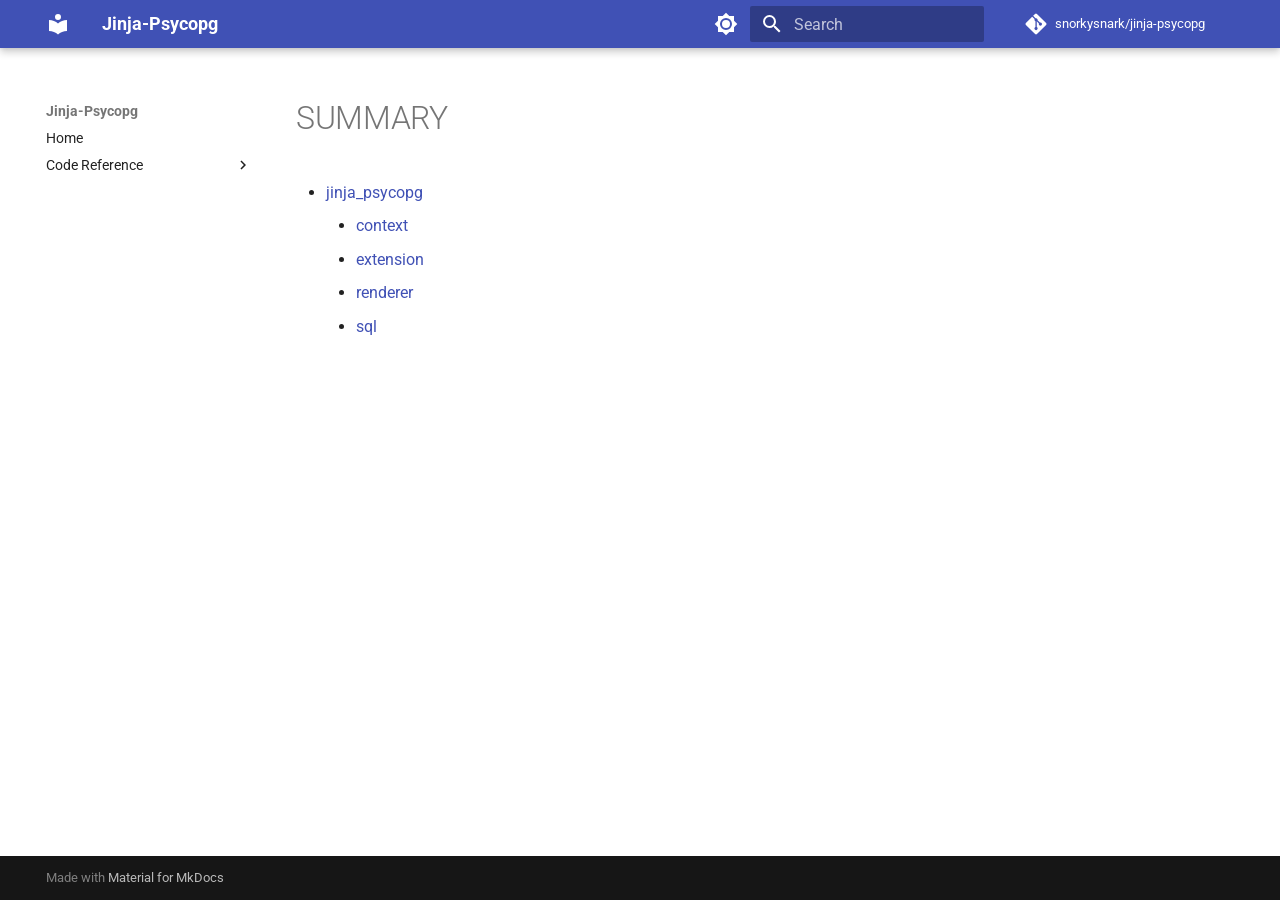
<file: reference/SUMMARY/index.html>
<!doctype html>
<html lang="en" class="no-js">
  <head>
    
      <meta charset="utf-8">
      <meta name="viewport" content="width=device-width,initial-scale=1">
      
      
      
      
      
      
      <link rel="icon" href="../../assets/images/favicon.png">
      <meta name="generator" content="mkdocs-1.5.2, mkdocs-material-9.2.6">
    
    
      
        <title>SUMMARY - Jinja-Psycopg</title>
      
    
    
      <link rel="stylesheet" href="../../assets/stylesheets/main.0e669242.min.css">
      
        
        <link rel="stylesheet" href="../../assets/stylesheets/palette.85d0ee34.min.css">
      
      


    
    
      
    
    
      
        
        
        <link rel="preconnect" href="https://fonts.gstatic.com" crossorigin>
        <link rel="stylesheet" href="https://fonts.googleapis.com/css?family=Roboto:300,300i,400,400i,700,700i%7CRoboto+Mono:400,400i,700,700i&display=fallback">
        <style>:root{--md-text-font:"Roboto";--md-code-font:"Roboto Mono"}</style>
      
    
    
      <link rel="stylesheet" href="../../assets/_mkdocstrings.css">
    
      <link rel="stylesheet" href="../../css/mkdocstrings.css">
    
    <script>__md_scope=new URL("../..",location),__md_hash=e=>[...e].reduce((e,_)=>(e<<5)-e+_.charCodeAt(0),0),__md_get=(e,_=localStorage,t=__md_scope)=>JSON.parse(_.getItem(t.pathname+"."+e)),__md_set=(e,_,t=localStorage,a=__md_scope)=>{try{t.setItem(a.pathname+"."+e,JSON.stringify(_))}catch(e){}}</script>
    
      

    
    
    
  </head>
  
  
    
    
      
    
    
    
    
    <body dir="ltr" data-md-color-scheme="default" data-md-color-primary="indigo" data-md-color-accent="indigo">
  
    
    
      <script>var palette=__md_get("__palette");if(palette&&"object"==typeof palette.color)for(var key of Object.keys(palette.color))document.body.setAttribute("data-md-color-"+key,palette.color[key])</script>
    
    <input class="md-toggle" data-md-toggle="drawer" type="checkbox" id="__drawer" autocomplete="off">
    <input class="md-toggle" data-md-toggle="search" type="checkbox" id="__search" autocomplete="off">
    <label class="md-overlay" for="__drawer"></label>
    <div data-md-component="skip">
      
    </div>
    <div data-md-component="announce">
      
    </div>
    
    
      

  

<header class="md-header md-header--shadow" data-md-component="header">
  <nav class="md-header__inner md-grid" aria-label="Header">
    <a href="../.." title="Jinja-Psycopg" class="md-header__button md-logo" aria-label="Jinja-Psycopg" data-md-component="logo">
      
  
  <svg xmlns="http://www.w3.org/2000/svg" viewBox="0 0 24 24"><path d="M12 8a3 3 0 0 0 3-3 3 3 0 0 0-3-3 3 3 0 0 0-3 3 3 3 0 0 0 3 3m0 3.54C9.64 9.35 6.5 8 3 8v11c3.5 0 6.64 1.35 9 3.54 2.36-2.19 5.5-3.54 9-3.54V8c-3.5 0-6.64 1.35-9 3.54Z"/></svg>

    </a>
    <label class="md-header__button md-icon" for="__drawer">
      
      <svg xmlns="http://www.w3.org/2000/svg" viewBox="0 0 24 24"><path d="M3 6h18v2H3V6m0 5h18v2H3v-2m0 5h18v2H3v-2Z"/></svg>
    </label>
    <div class="md-header__title" data-md-component="header-title">
      <div class="md-header__ellipsis">
        <div class="md-header__topic">
          <span class="md-ellipsis">
            Jinja-Psycopg
          </span>
        </div>
        <div class="md-header__topic" data-md-component="header-topic">
          <span class="md-ellipsis">
            
              SUMMARY
            
          </span>
        </div>
      </div>
    </div>
    
      
        <form class="md-header__option" data-md-component="palette">
  
    
    
    
    <input class="md-option" data-md-color-media="(prefers-color-scheme: light)" data-md-color-scheme="default" data-md-color-primary="indigo" data-md-color-accent="indigo"  aria-label="Switch to dark mode"  type="radio" name="__palette" id="__palette_1">
    
      <label class="md-header__button md-icon" title="Switch to dark mode" for="__palette_2" hidden>
        <svg xmlns="http://www.w3.org/2000/svg" viewBox="0 0 24 24"><path d="M12 8a4 4 0 0 0-4 4 4 4 0 0 0 4 4 4 4 0 0 0 4-4 4 4 0 0 0-4-4m0 10a6 6 0 0 1-6-6 6 6 0 0 1 6-6 6 6 0 0 1 6 6 6 6 0 0 1-6 6m8-9.31V4h-4.69L12 .69 8.69 4H4v4.69L.69 12 4 15.31V20h4.69L12 23.31 15.31 20H20v-4.69L23.31 12 20 8.69Z"/></svg>
      </label>
    
  
    
    
    
    <input class="md-option" data-md-color-media="(prefers-color-scheme: dark)" data-md-color-scheme="slate" data-md-color-primary="indigo" data-md-color-accent="indigo"  aria-label="Switch to light mode"  type="radio" name="__palette" id="__palette_2">
    
      <label class="md-header__button md-icon" title="Switch to light mode" for="__palette_1" hidden>
        <svg xmlns="http://www.w3.org/2000/svg" viewBox="0 0 24 24"><path d="M12 18c-.89 0-1.74-.2-2.5-.55C11.56 16.5 13 14.42 13 12c0-2.42-1.44-4.5-3.5-5.45C10.26 6.2 11.11 6 12 6a6 6 0 0 1 6 6 6 6 0 0 1-6 6m8-9.31V4h-4.69L12 .69 8.69 4H4v4.69L.69 12 4 15.31V20h4.69L12 23.31 15.31 20H20v-4.69L23.31 12 20 8.69Z"/></svg>
      </label>
    
  
</form>
      
    
    
    
      <label class="md-header__button md-icon" for="__search">
        
        <svg xmlns="http://www.w3.org/2000/svg" viewBox="0 0 24 24"><path d="M9.5 3A6.5 6.5 0 0 1 16 9.5c0 1.61-.59 3.09-1.56 4.23l.27.27h.79l5 5-1.5 1.5-5-5v-.79l-.27-.27A6.516 6.516 0 0 1 9.5 16 6.5 6.5 0 0 1 3 9.5 6.5 6.5 0 0 1 9.5 3m0 2C7 5 5 7 5 9.5S7 14 9.5 14 14 12 14 9.5 12 5 9.5 5Z"/></svg>
      </label>
      <div class="md-search" data-md-component="search" role="dialog">
  <label class="md-search__overlay" for="__search"></label>
  <div class="md-search__inner" role="search">
    <form class="md-search__form" name="search">
      <input type="text" class="md-search__input" name="query" aria-label="Search" placeholder="Search" autocapitalize="off" autocorrect="off" autocomplete="off" spellcheck="false" data-md-component="search-query" required>
      <label class="md-search__icon md-icon" for="__search">
        
        <svg xmlns="http://www.w3.org/2000/svg" viewBox="0 0 24 24"><path d="M9.5 3A6.5 6.5 0 0 1 16 9.5c0 1.61-.59 3.09-1.56 4.23l.27.27h.79l5 5-1.5 1.5-5-5v-.79l-.27-.27A6.516 6.516 0 0 1 9.5 16 6.5 6.5 0 0 1 3 9.5 6.5 6.5 0 0 1 9.5 3m0 2C7 5 5 7 5 9.5S7 14 9.5 14 14 12 14 9.5 12 5 9.5 5Z"/></svg>
        
        <svg xmlns="http://www.w3.org/2000/svg" viewBox="0 0 24 24"><path d="M20 11v2H8l5.5 5.5-1.42 1.42L4.16 12l7.92-7.92L13.5 5.5 8 11h12Z"/></svg>
      </label>
      <nav class="md-search__options" aria-label="Search">
        
        <button type="reset" class="md-search__icon md-icon" title="Clear" aria-label="Clear" tabindex="-1">
          
          <svg xmlns="http://www.w3.org/2000/svg" viewBox="0 0 24 24"><path d="M19 6.41 17.59 5 12 10.59 6.41 5 5 6.41 10.59 12 5 17.59 6.41 19 12 13.41 17.59 19 19 17.59 13.41 12 19 6.41Z"/></svg>
        </button>
      </nav>
      
    </form>
    <div class="md-search__output">
      <div class="md-search__scrollwrap" data-md-scrollfix>
        <div class="md-search-result" data-md-component="search-result">
          <div class="md-search-result__meta">
            Initializing search
          </div>
          <ol class="md-search-result__list" role="presentation"></ol>
        </div>
      </div>
    </div>
  </div>
</div>
    
    
      <div class="md-header__source">
        <a href="https://github.com/snorkysnark/jinja-psycopg" title="Go to repository" class="md-source" data-md-component="source">
  <div class="md-source__icon md-icon">
    
    <svg xmlns="http://www.w3.org/2000/svg" viewBox="0 0 448 512"><!--! Font Awesome Free 6.4.2 by @fontawesome - https://fontawesome.com License - https://fontawesome.com/license/free (Icons: CC BY 4.0, Fonts: SIL OFL 1.1, Code: MIT License) Copyright 2023 Fonticons, Inc.--><path d="M439.55 236.05 244 40.45a28.87 28.87 0 0 0-40.81 0l-40.66 40.63 51.52 51.52c27.06-9.14 52.68 16.77 43.39 43.68l49.66 49.66c34.23-11.8 61.18 31 35.47 56.69-26.49 26.49-70.21-2.87-56-37.34L240.22 199v121.85c25.3 12.54 22.26 41.85 9.08 55a34.34 34.34 0 0 1-48.55 0c-17.57-17.6-11.07-46.91 11.25-56v-123c-20.8-8.51-24.6-30.74-18.64-45L142.57 101 8.45 235.14a28.86 28.86 0 0 0 0 40.81l195.61 195.6a28.86 28.86 0 0 0 40.8 0l194.69-194.69a28.86 28.86 0 0 0 0-40.81z"/></svg>
  </div>
  <div class="md-source__repository">
    snorkysnark/jinja-psycopg
  </div>
</a>
      </div>
    
  </nav>
  
</header>
    
    <div class="md-container" data-md-component="container">
      
      
        
          
        
      
      <main class="md-main" data-md-component="main">
        <div class="md-main__inner md-grid">
          
            
              
              <div class="md-sidebar md-sidebar--primary" data-md-component="sidebar" data-md-type="navigation" >
                <div class="md-sidebar__scrollwrap">
                  <div class="md-sidebar__inner">
                    



<nav class="md-nav md-nav--primary" aria-label="Navigation" data-md-level="0">
  <label class="md-nav__title" for="__drawer">
    <a href="../.." title="Jinja-Psycopg" class="md-nav__button md-logo" aria-label="Jinja-Psycopg" data-md-component="logo">
      
  
  <svg xmlns="http://www.w3.org/2000/svg" viewBox="0 0 24 24"><path d="M12 8a3 3 0 0 0 3-3 3 3 0 0 0-3-3 3 3 0 0 0-3 3 3 3 0 0 0 3 3m0 3.54C9.64 9.35 6.5 8 3 8v11c3.5 0 6.64 1.35 9 3.54 2.36-2.19 5.5-3.54 9-3.54V8c-3.5 0-6.64 1.35-9 3.54Z"/></svg>

    </a>
    Jinja-Psycopg
  </label>
  
    <div class="md-nav__source">
      <a href="https://github.com/snorkysnark/jinja-psycopg" title="Go to repository" class="md-source" data-md-component="source">
  <div class="md-source__icon md-icon">
    
    <svg xmlns="http://www.w3.org/2000/svg" viewBox="0 0 448 512"><!--! Font Awesome Free 6.4.2 by @fontawesome - https://fontawesome.com License - https://fontawesome.com/license/free (Icons: CC BY 4.0, Fonts: SIL OFL 1.1, Code: MIT License) Copyright 2023 Fonticons, Inc.--><path d="M439.55 236.05 244 40.45a28.87 28.87 0 0 0-40.81 0l-40.66 40.63 51.52 51.52c27.06-9.14 52.68 16.77 43.39 43.68l49.66 49.66c34.23-11.8 61.18 31 35.47 56.69-26.49 26.49-70.21-2.87-56-37.34L240.22 199v121.85c25.3 12.54 22.26 41.85 9.08 55a34.34 34.34 0 0 1-48.55 0c-17.57-17.6-11.07-46.91 11.25-56v-123c-20.8-8.51-24.6-30.74-18.64-45L142.57 101 8.45 235.14a28.86 28.86 0 0 0 0 40.81l195.61 195.6a28.86 28.86 0 0 0 40.8 0l194.69-194.69a28.86 28.86 0 0 0 0-40.81z"/></svg>
  </div>
  <div class="md-source__repository">
    snorkysnark/jinja-psycopg
  </div>
</a>
    </div>
  
  <ul class="md-nav__list" data-md-scrollfix>
    
      
      
  
  
  
    <li class="md-nav__item">
      <a href="../.." class="md-nav__link">
        
  
  <span class="md-ellipsis">
    Home
  </span>
  

      </a>
    </li>
  

    
      
      
  
  
  
    
    
    
    <li class="md-nav__item md-nav__item--nested">
      
        
        
        
        
        <input class="md-nav__toggle md-toggle " type="checkbox" id="__nav_2" >
        
          <label class="md-nav__link" for="__nav_2" id="__nav_2_label" tabindex="0">
            
  
  <span class="md-ellipsis">
    Code Reference
  </span>
  

            <span class="md-nav__icon md-icon"></span>
          </label>
        
        <nav class="md-nav" data-md-level="1" aria-labelledby="__nav_2_label" aria-expanded="false">
          <label class="md-nav__title" for="__nav_2">
            <span class="md-nav__icon md-icon"></span>
            Code Reference
          </label>
          <ul class="md-nav__list" data-md-scrollfix>
            
              
                
  
  
  
    
    
    
    <li class="md-nav__item md-nav__item--nested">
      
        
        
        
        
        <input class="md-nav__toggle md-toggle " type="checkbox" id="__nav_2_1" >
        
          <label class="md-nav__link" for="__nav_2_1" id="__nav_2_1_label" tabindex="0">
            
  
  <span class="md-ellipsis">
    jinja_psycopg
  </span>
  

            <span class="md-nav__icon md-icon"></span>
          </label>
        
        <nav class="md-nav" data-md-level="2" aria-labelledby="__nav_2_1_label" aria-expanded="false">
          <label class="md-nav__title" for="__nav_2_1">
            <span class="md-nav__icon md-icon"></span>
            jinja_psycopg
          </label>
          <ul class="md-nav__list" data-md-scrollfix>
            
              
                
  
  
  
    <li class="md-nav__item">
      <a href="../jinja_psycopg/__init__/" class="md-nav__link">
        
  
  <span class="md-ellipsis">
      init  
  </span>
  

      </a>
    </li>
  

              
            
              
                
  
  
  
    <li class="md-nav__item">
      <a href="../jinja_psycopg/context/" class="md-nav__link">
        
  
  <span class="md-ellipsis">
    context
  </span>
  

      </a>
    </li>
  

              
            
              
                
  
  
  
    <li class="md-nav__item">
      <a href="../jinja_psycopg/extension/" class="md-nav__link">
        
  
  <span class="md-ellipsis">
    extension
  </span>
  

      </a>
    </li>
  

              
            
              
                
  
  
  
    <li class="md-nav__item">
      <a href="../jinja_psycopg/renderer/" class="md-nav__link">
        
  
  <span class="md-ellipsis">
    renderer
  </span>
  

      </a>
    </li>
  

              
            
              
                
  
  
  
    <li class="md-nav__item">
      <a href="../jinja_psycopg/sql/" class="md-nav__link">
        
  
  <span class="md-ellipsis">
    sql
  </span>
  

      </a>
    </li>
  

              
            
          </ul>
        </nav>
      
    </li>
  

              
            
          </ul>
        </nav>
      
    </li>
  

    
  </ul>
</nav>
                  </div>
                </div>
              </div>
            
            
              
              <div class="md-sidebar md-sidebar--secondary" data-md-component="sidebar" data-md-type="toc" >
                <div class="md-sidebar__scrollwrap">
                  <div class="md-sidebar__inner">
                    

<nav class="md-nav md-nav--secondary" aria-label="Table of contents">
  
  
  
  
</nav>
                  </div>
                </div>
              </div>
            
          
          
            <div class="md-content" data-md-component="content">
              <article class="md-content__inner md-typeset">
                
                  


  <h1>SUMMARY</h1>

<ul>
<li><a href="../jinja_psycopg/__init__/">jinja_psycopg</a><ul>
<li><a href="../jinja_psycopg/context/">context</a></li>
<li><a href="../jinja_psycopg/extension/">extension</a></li>
<li><a href="../jinja_psycopg/renderer/">renderer</a></li>
<li><a href="../jinja_psycopg/sql/">sql</a></li>
</ul>
</li>
</ul>





                
              </article>
            </div>
          
          
        </div>
        
      </main>
      
        <footer class="md-footer">
  
  <div class="md-footer-meta md-typeset">
    <div class="md-footer-meta__inner md-grid">
      <div class="md-copyright">
  
  
    Made with
    <a href="https://squidfunk.github.io/mkdocs-material/" target="_blank" rel="noopener">
      Material for MkDocs
    </a>
  
</div>
      
    </div>
  </div>
</footer>
      
    </div>
    <div class="md-dialog" data-md-component="dialog">
      <div class="md-dialog__inner md-typeset"></div>
    </div>
    
    <script id="__config" type="application/json">{"base": "../..", "features": [], "search": "../../assets/javascripts/workers/search.dfff1995.min.js", "translations": {"clipboard.copied": "Copied to clipboard", "clipboard.copy": "Copy to clipboard", "search.result.more.one": "1 more on this page", "search.result.more.other": "# more on this page", "search.result.none": "No matching documents", "search.result.one": "1 matching document", "search.result.other": "# matching documents", "search.result.placeholder": "Type to start searching", "search.result.term.missing": "Missing", "select.version": "Select version"}}</script>
    
    
      <script src="../../assets/javascripts/bundle.78eede0e.min.js"></script>
      
    
  </body>
</html>
</file>
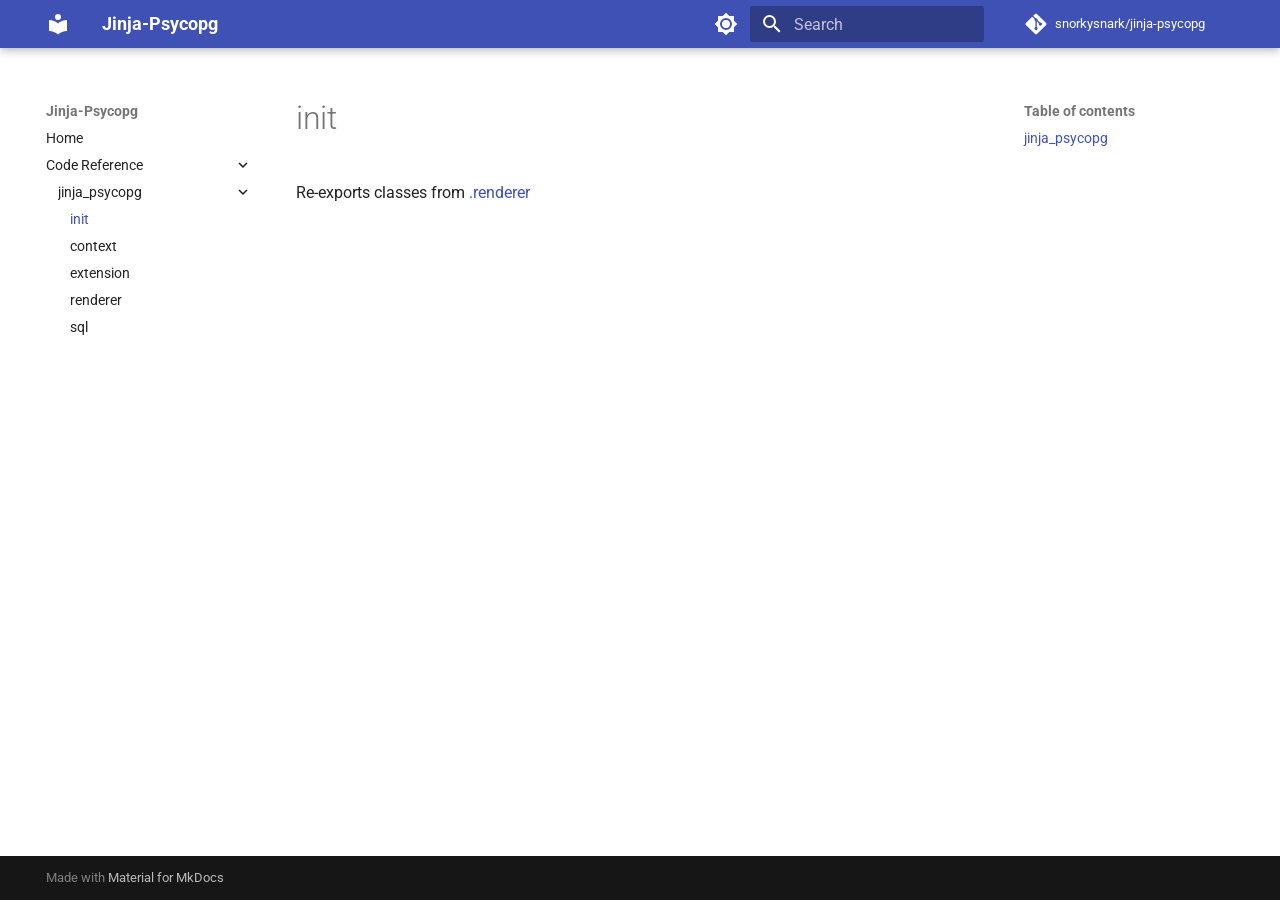
<file: reference/jinja_psycopg/__init__/index.html>
<!doctype html>
<html lang="en" class="no-js">
  <head>
    
      <meta charset="utf-8">
      <meta name="viewport" content="width=device-width,initial-scale=1">
      
      
      
      
        <link rel="prev" href="../../..">
      
      
        <link rel="next" href="../context/">
      
      
      <link rel="icon" href="../../../assets/images/favicon.png">
      <meta name="generator" content="mkdocs-1.5.2, mkdocs-material-9.2.6">
    
    
      
        <title>init - Jinja-Psycopg</title>
      
    
    
      <link rel="stylesheet" href="../../../assets/stylesheets/main.0e669242.min.css">
      
        
        <link rel="stylesheet" href="../../../assets/stylesheets/palette.85d0ee34.min.css">
      
      


    
    
      
    
    
      
        
        
        <link rel="preconnect" href="https://fonts.gstatic.com" crossorigin>
        <link rel="stylesheet" href="https://fonts.googleapis.com/css?family=Roboto:300,300i,400,400i,700,700i%7CRoboto+Mono:400,400i,700,700i&display=fallback">
        <style>:root{--md-text-font:"Roboto";--md-code-font:"Roboto Mono"}</style>
      
    
    
      <link rel="stylesheet" href="../../../assets/_mkdocstrings.css">
    
      <link rel="stylesheet" href="../../../css/mkdocstrings.css">
    
    <script>__md_scope=new URL("../../..",location),__md_hash=e=>[...e].reduce((e,_)=>(e<<5)-e+_.charCodeAt(0),0),__md_get=(e,_=localStorage,t=__md_scope)=>JSON.parse(_.getItem(t.pathname+"."+e)),__md_set=(e,_,t=localStorage,a=__md_scope)=>{try{t.setItem(a.pathname+"."+e,JSON.stringify(_))}catch(e){}}</script>
    
      

    
    
    
  </head>
  
  
    
    
      
    
    
    
    
    <body dir="ltr" data-md-color-scheme="default" data-md-color-primary="indigo" data-md-color-accent="indigo">
  
    
    
      <script>var palette=__md_get("__palette");if(palette&&"object"==typeof palette.color)for(var key of Object.keys(palette.color))document.body.setAttribute("data-md-color-"+key,palette.color[key])</script>
    
    <input class="md-toggle" data-md-toggle="drawer" type="checkbox" id="__drawer" autocomplete="off">
    <input class="md-toggle" data-md-toggle="search" type="checkbox" id="__search" autocomplete="off">
    <label class="md-overlay" for="__drawer"></label>
    <div data-md-component="skip">
      
        
        <a href="#jinja_psycopg" class="md-skip">
          Skip to content
        </a>
      
    </div>
    <div data-md-component="announce">
      
    </div>
    
    
      

  

<header class="md-header md-header--shadow" data-md-component="header">
  <nav class="md-header__inner md-grid" aria-label="Header">
    <a href="../../.." title="Jinja-Psycopg" class="md-header__button md-logo" aria-label="Jinja-Psycopg" data-md-component="logo">
      
  
  <svg xmlns="http://www.w3.org/2000/svg" viewBox="0 0 24 24"><path d="M12 8a3 3 0 0 0 3-3 3 3 0 0 0-3-3 3 3 0 0 0-3 3 3 3 0 0 0 3 3m0 3.54C9.64 9.35 6.5 8 3 8v11c3.5 0 6.64 1.35 9 3.54 2.36-2.19 5.5-3.54 9-3.54V8c-3.5 0-6.64 1.35-9 3.54Z"/></svg>

    </a>
    <label class="md-header__button md-icon" for="__drawer">
      
      <svg xmlns="http://www.w3.org/2000/svg" viewBox="0 0 24 24"><path d="M3 6h18v2H3V6m0 5h18v2H3v-2m0 5h18v2H3v-2Z"/></svg>
    </label>
    <div class="md-header__title" data-md-component="header-title">
      <div class="md-header__ellipsis">
        <div class="md-header__topic">
          <span class="md-ellipsis">
            Jinja-Psycopg
          </span>
        </div>
        <div class="md-header__topic" data-md-component="header-topic">
          <span class="md-ellipsis">
            
                init  
            
          </span>
        </div>
      </div>
    </div>
    
      
        <form class="md-header__option" data-md-component="palette">
  
    
    
    
    <input class="md-option" data-md-color-media="(prefers-color-scheme: light)" data-md-color-scheme="default" data-md-color-primary="indigo" data-md-color-accent="indigo"  aria-label="Switch to dark mode"  type="radio" name="__palette" id="__palette_1">
    
      <label class="md-header__button md-icon" title="Switch to dark mode" for="__palette_2" hidden>
        <svg xmlns="http://www.w3.org/2000/svg" viewBox="0 0 24 24"><path d="M12 8a4 4 0 0 0-4 4 4 4 0 0 0 4 4 4 4 0 0 0 4-4 4 4 0 0 0-4-4m0 10a6 6 0 0 1-6-6 6 6 0 0 1 6-6 6 6 0 0 1 6 6 6 6 0 0 1-6 6m8-9.31V4h-4.69L12 .69 8.69 4H4v4.69L.69 12 4 15.31V20h4.69L12 23.31 15.31 20H20v-4.69L23.31 12 20 8.69Z"/></svg>
      </label>
    
  
    
    
    
    <input class="md-option" data-md-color-media="(prefers-color-scheme: dark)" data-md-color-scheme="slate" data-md-color-primary="indigo" data-md-color-accent="indigo"  aria-label="Switch to light mode"  type="radio" name="__palette" id="__palette_2">
    
      <label class="md-header__button md-icon" title="Switch to light mode" for="__palette_1" hidden>
        <svg xmlns="http://www.w3.org/2000/svg" viewBox="0 0 24 24"><path d="M12 18c-.89 0-1.74-.2-2.5-.55C11.56 16.5 13 14.42 13 12c0-2.42-1.44-4.5-3.5-5.45C10.26 6.2 11.11 6 12 6a6 6 0 0 1 6 6 6 6 0 0 1-6 6m8-9.31V4h-4.69L12 .69 8.69 4H4v4.69L.69 12 4 15.31V20h4.69L12 23.31 15.31 20H20v-4.69L23.31 12 20 8.69Z"/></svg>
      </label>
    
  
</form>
      
    
    
    
      <label class="md-header__button md-icon" for="__search">
        
        <svg xmlns="http://www.w3.org/2000/svg" viewBox="0 0 24 24"><path d="M9.5 3A6.5 6.5 0 0 1 16 9.5c0 1.61-.59 3.09-1.56 4.23l.27.27h.79l5 5-1.5 1.5-5-5v-.79l-.27-.27A6.516 6.516 0 0 1 9.5 16 6.5 6.5 0 0 1 3 9.5 6.5 6.5 0 0 1 9.5 3m0 2C7 5 5 7 5 9.5S7 14 9.5 14 14 12 14 9.5 12 5 9.5 5Z"/></svg>
      </label>
      <div class="md-search" data-md-component="search" role="dialog">
  <label class="md-search__overlay" for="__search"></label>
  <div class="md-search__inner" role="search">
    <form class="md-search__form" name="search">
      <input type="text" class="md-search__input" name="query" aria-label="Search" placeholder="Search" autocapitalize="off" autocorrect="off" autocomplete="off" spellcheck="false" data-md-component="search-query" required>
      <label class="md-search__icon md-icon" for="__search">
        
        <svg xmlns="http://www.w3.org/2000/svg" viewBox="0 0 24 24"><path d="M9.5 3A6.5 6.5 0 0 1 16 9.5c0 1.61-.59 3.09-1.56 4.23l.27.27h.79l5 5-1.5 1.5-5-5v-.79l-.27-.27A6.516 6.516 0 0 1 9.5 16 6.5 6.5 0 0 1 3 9.5 6.5 6.5 0 0 1 9.5 3m0 2C7 5 5 7 5 9.5S7 14 9.5 14 14 12 14 9.5 12 5 9.5 5Z"/></svg>
        
        <svg xmlns="http://www.w3.org/2000/svg" viewBox="0 0 24 24"><path d="M20 11v2H8l5.5 5.5-1.42 1.42L4.16 12l7.92-7.92L13.5 5.5 8 11h12Z"/></svg>
      </label>
      <nav class="md-search__options" aria-label="Search">
        
        <button type="reset" class="md-search__icon md-icon" title="Clear" aria-label="Clear" tabindex="-1">
          
          <svg xmlns="http://www.w3.org/2000/svg" viewBox="0 0 24 24"><path d="M19 6.41 17.59 5 12 10.59 6.41 5 5 6.41 10.59 12 5 17.59 6.41 19 12 13.41 17.59 19 19 17.59 13.41 12 19 6.41Z"/></svg>
        </button>
      </nav>
      
    </form>
    <div class="md-search__output">
      <div class="md-search__scrollwrap" data-md-scrollfix>
        <div class="md-search-result" data-md-component="search-result">
          <div class="md-search-result__meta">
            Initializing search
          </div>
          <ol class="md-search-result__list" role="presentation"></ol>
        </div>
      </div>
    </div>
  </div>
</div>
    
    
      <div class="md-header__source">
        <a href="https://github.com/snorkysnark/jinja-psycopg" title="Go to repository" class="md-source" data-md-component="source">
  <div class="md-source__icon md-icon">
    
    <svg xmlns="http://www.w3.org/2000/svg" viewBox="0 0 448 512"><!--! Font Awesome Free 6.4.2 by @fontawesome - https://fontawesome.com License - https://fontawesome.com/license/free (Icons: CC BY 4.0, Fonts: SIL OFL 1.1, Code: MIT License) Copyright 2023 Fonticons, Inc.--><path d="M439.55 236.05 244 40.45a28.87 28.87 0 0 0-40.81 0l-40.66 40.63 51.52 51.52c27.06-9.14 52.68 16.77 43.39 43.68l49.66 49.66c34.23-11.8 61.18 31 35.47 56.69-26.49 26.49-70.21-2.87-56-37.34L240.22 199v121.85c25.3 12.54 22.26 41.85 9.08 55a34.34 34.34 0 0 1-48.55 0c-17.57-17.6-11.07-46.91 11.25-56v-123c-20.8-8.51-24.6-30.74-18.64-45L142.57 101 8.45 235.14a28.86 28.86 0 0 0 0 40.81l195.61 195.6a28.86 28.86 0 0 0 40.8 0l194.69-194.69a28.86 28.86 0 0 0 0-40.81z"/></svg>
  </div>
  <div class="md-source__repository">
    snorkysnark/jinja-psycopg
  </div>
</a>
      </div>
    
  </nav>
  
</header>
    
    <div class="md-container" data-md-component="container">
      
      
        
          
        
      
      <main class="md-main" data-md-component="main">
        <div class="md-main__inner md-grid">
          
            
              
              <div class="md-sidebar md-sidebar--primary" data-md-component="sidebar" data-md-type="navigation" >
                <div class="md-sidebar__scrollwrap">
                  <div class="md-sidebar__inner">
                    



<nav class="md-nav md-nav--primary" aria-label="Navigation" data-md-level="0">
  <label class="md-nav__title" for="__drawer">
    <a href="../../.." title="Jinja-Psycopg" class="md-nav__button md-logo" aria-label="Jinja-Psycopg" data-md-component="logo">
      
  
  <svg xmlns="http://www.w3.org/2000/svg" viewBox="0 0 24 24"><path d="M12 8a3 3 0 0 0 3-3 3 3 0 0 0-3-3 3 3 0 0 0-3 3 3 3 0 0 0 3 3m0 3.54C9.64 9.35 6.5 8 3 8v11c3.5 0 6.64 1.35 9 3.54 2.36-2.19 5.5-3.54 9-3.54V8c-3.5 0-6.64 1.35-9 3.54Z"/></svg>

    </a>
    Jinja-Psycopg
  </label>
  
    <div class="md-nav__source">
      <a href="https://github.com/snorkysnark/jinja-psycopg" title="Go to repository" class="md-source" data-md-component="source">
  <div class="md-source__icon md-icon">
    
    <svg xmlns="http://www.w3.org/2000/svg" viewBox="0 0 448 512"><!--! Font Awesome Free 6.4.2 by @fontawesome - https://fontawesome.com License - https://fontawesome.com/license/free (Icons: CC BY 4.0, Fonts: SIL OFL 1.1, Code: MIT License) Copyright 2023 Fonticons, Inc.--><path d="M439.55 236.05 244 40.45a28.87 28.87 0 0 0-40.81 0l-40.66 40.63 51.52 51.52c27.06-9.14 52.68 16.77 43.39 43.68l49.66 49.66c34.23-11.8 61.18 31 35.47 56.69-26.49 26.49-70.21-2.87-56-37.34L240.22 199v121.85c25.3 12.54 22.26 41.85 9.08 55a34.34 34.34 0 0 1-48.55 0c-17.57-17.6-11.07-46.91 11.25-56v-123c-20.8-8.51-24.6-30.74-18.64-45L142.57 101 8.45 235.14a28.86 28.86 0 0 0 0 40.81l195.61 195.6a28.86 28.86 0 0 0 40.8 0l194.69-194.69a28.86 28.86 0 0 0 0-40.81z"/></svg>
  </div>
  <div class="md-source__repository">
    snorkysnark/jinja-psycopg
  </div>
</a>
    </div>
  
  <ul class="md-nav__list" data-md-scrollfix>
    
      
      
  
  
  
    <li class="md-nav__item">
      <a href="../../.." class="md-nav__link">
        
  
  <span class="md-ellipsis">
    Home
  </span>
  

      </a>
    </li>
  

    
      
      
  
  
    
  
  
    
    
    
    <li class="md-nav__item md-nav__item--active md-nav__item--nested">
      
        
        
        
        
        <input class="md-nav__toggle md-toggle " type="checkbox" id="__nav_2" checked>
        
          <label class="md-nav__link" for="__nav_2" id="__nav_2_label" tabindex="0">
            
  
  <span class="md-ellipsis">
    Code Reference
  </span>
  

            <span class="md-nav__icon md-icon"></span>
          </label>
        
        <nav class="md-nav" data-md-level="1" aria-labelledby="__nav_2_label" aria-expanded="true">
          <label class="md-nav__title" for="__nav_2">
            <span class="md-nav__icon md-icon"></span>
            Code Reference
          </label>
          <ul class="md-nav__list" data-md-scrollfix>
            
              
                
  
  
    
  
  
    
    
    
    <li class="md-nav__item md-nav__item--active md-nav__item--nested">
      
        
        
        
        
        <input class="md-nav__toggle md-toggle " type="checkbox" id="__nav_2_1" checked>
        
          <label class="md-nav__link" for="__nav_2_1" id="__nav_2_1_label" tabindex="0">
            
  
  <span class="md-ellipsis">
    jinja_psycopg
  </span>
  

            <span class="md-nav__icon md-icon"></span>
          </label>
        
        <nav class="md-nav" data-md-level="2" aria-labelledby="__nav_2_1_label" aria-expanded="true">
          <label class="md-nav__title" for="__nav_2_1">
            <span class="md-nav__icon md-icon"></span>
            jinja_psycopg
          </label>
          <ul class="md-nav__list" data-md-scrollfix>
            
              
                
  
  
    
  
  
    <li class="md-nav__item md-nav__item--active">
      
      <input class="md-nav__toggle md-toggle" type="checkbox" id="__toc">
      
      
      
        <label class="md-nav__link md-nav__link--active" for="__toc">
          
  
  <span class="md-ellipsis">
      init  
  </span>
  

          <span class="md-nav__icon md-icon"></span>
        </label>
      
      <a href="./" class="md-nav__link md-nav__link--active">
        
  
  <span class="md-ellipsis">
      init  
  </span>
  

      </a>
      
        

<nav class="md-nav md-nav--secondary" aria-label="Table of contents">
  
  
  
  
    <label class="md-nav__title" for="__toc">
      <span class="md-nav__icon md-icon"></span>
      Table of contents
    </label>
    <ul class="md-nav__list" data-md-component="toc" data-md-scrollfix>
      
        <li class="md-nav__item">
  <a href="#jinja_psycopg" class="md-nav__link">
    jinja_psycopg
  </a>
  
</li>
      
    </ul>
  
</nav>
      
    </li>
  

              
            
              
                
  
  
  
    <li class="md-nav__item">
      <a href="../context/" class="md-nav__link">
        
  
  <span class="md-ellipsis">
    context
  </span>
  

      </a>
    </li>
  

              
            
              
                
  
  
  
    <li class="md-nav__item">
      <a href="../extension/" class="md-nav__link">
        
  
  <span class="md-ellipsis">
    extension
  </span>
  

      </a>
    </li>
  

              
            
              
                
  
  
  
    <li class="md-nav__item">
      <a href="../renderer/" class="md-nav__link">
        
  
  <span class="md-ellipsis">
    renderer
  </span>
  

      </a>
    </li>
  

              
            
              
                
  
  
  
    <li class="md-nav__item">
      <a href="../sql/" class="md-nav__link">
        
  
  <span class="md-ellipsis">
    sql
  </span>
  

      </a>
    </li>
  

              
            
          </ul>
        </nav>
      
    </li>
  

              
            
          </ul>
        </nav>
      
    </li>
  

    
  </ul>
</nav>
                  </div>
                </div>
              </div>
            
            
              
              <div class="md-sidebar md-sidebar--secondary" data-md-component="sidebar" data-md-type="toc" >
                <div class="md-sidebar__scrollwrap">
                  <div class="md-sidebar__inner">
                    

<nav class="md-nav md-nav--secondary" aria-label="Table of contents">
  
  
  
  
    <label class="md-nav__title" for="__toc">
      <span class="md-nav__icon md-icon"></span>
      Table of contents
    </label>
    <ul class="md-nav__list" data-md-component="toc" data-md-scrollfix>
      
        <li class="md-nav__item">
  <a href="#jinja_psycopg" class="md-nav__link">
    jinja_psycopg
  </a>
  
</li>
      
    </ul>
  
</nav>
                  </div>
                </div>
              </div>
            
          
          
            <div class="md-content" data-md-component="content">
              <article class="md-content__inner md-typeset">
                
                  

  
  


  <h1>  init  </h1>

<div class="doc doc-object doc-module">



<a id="jinja_psycopg"></a>
  <div class="doc doc-contents first">
  
      <p>Re-exports classes from <a class="autorefs autorefs-internal" href="../renderer/#jinja_psycopg.renderer">.renderer</a></p>

  

  <div class="doc doc-children">











  </div>

  </div>

</div>





                
              </article>
            </div>
          
          
        </div>
        
      </main>
      
        <footer class="md-footer">
  
  <div class="md-footer-meta md-typeset">
    <div class="md-footer-meta__inner md-grid">
      <div class="md-copyright">
  
  
    Made with
    <a href="https://squidfunk.github.io/mkdocs-material/" target="_blank" rel="noopener">
      Material for MkDocs
    </a>
  
</div>
      
    </div>
  </div>
</footer>
      
    </div>
    <div class="md-dialog" data-md-component="dialog">
      <div class="md-dialog__inner md-typeset"></div>
    </div>
    
    <script id="__config" type="application/json">{"base": "../../..", "features": [], "search": "../../../assets/javascripts/workers/search.dfff1995.min.js", "translations": {"clipboard.copied": "Copied to clipboard", "clipboard.copy": "Copy to clipboard", "search.result.more.one": "1 more on this page", "search.result.more.other": "# more on this page", "search.result.none": "No matching documents", "search.result.one": "1 matching document", "search.result.other": "# matching documents", "search.result.placeholder": "Type to start searching", "search.result.term.missing": "Missing", "select.version": "Select version"}}</script>
    
    
      <script src="../../../assets/javascripts/bundle.78eede0e.min.js"></script>
      
    
  </body>
</html>
</file>
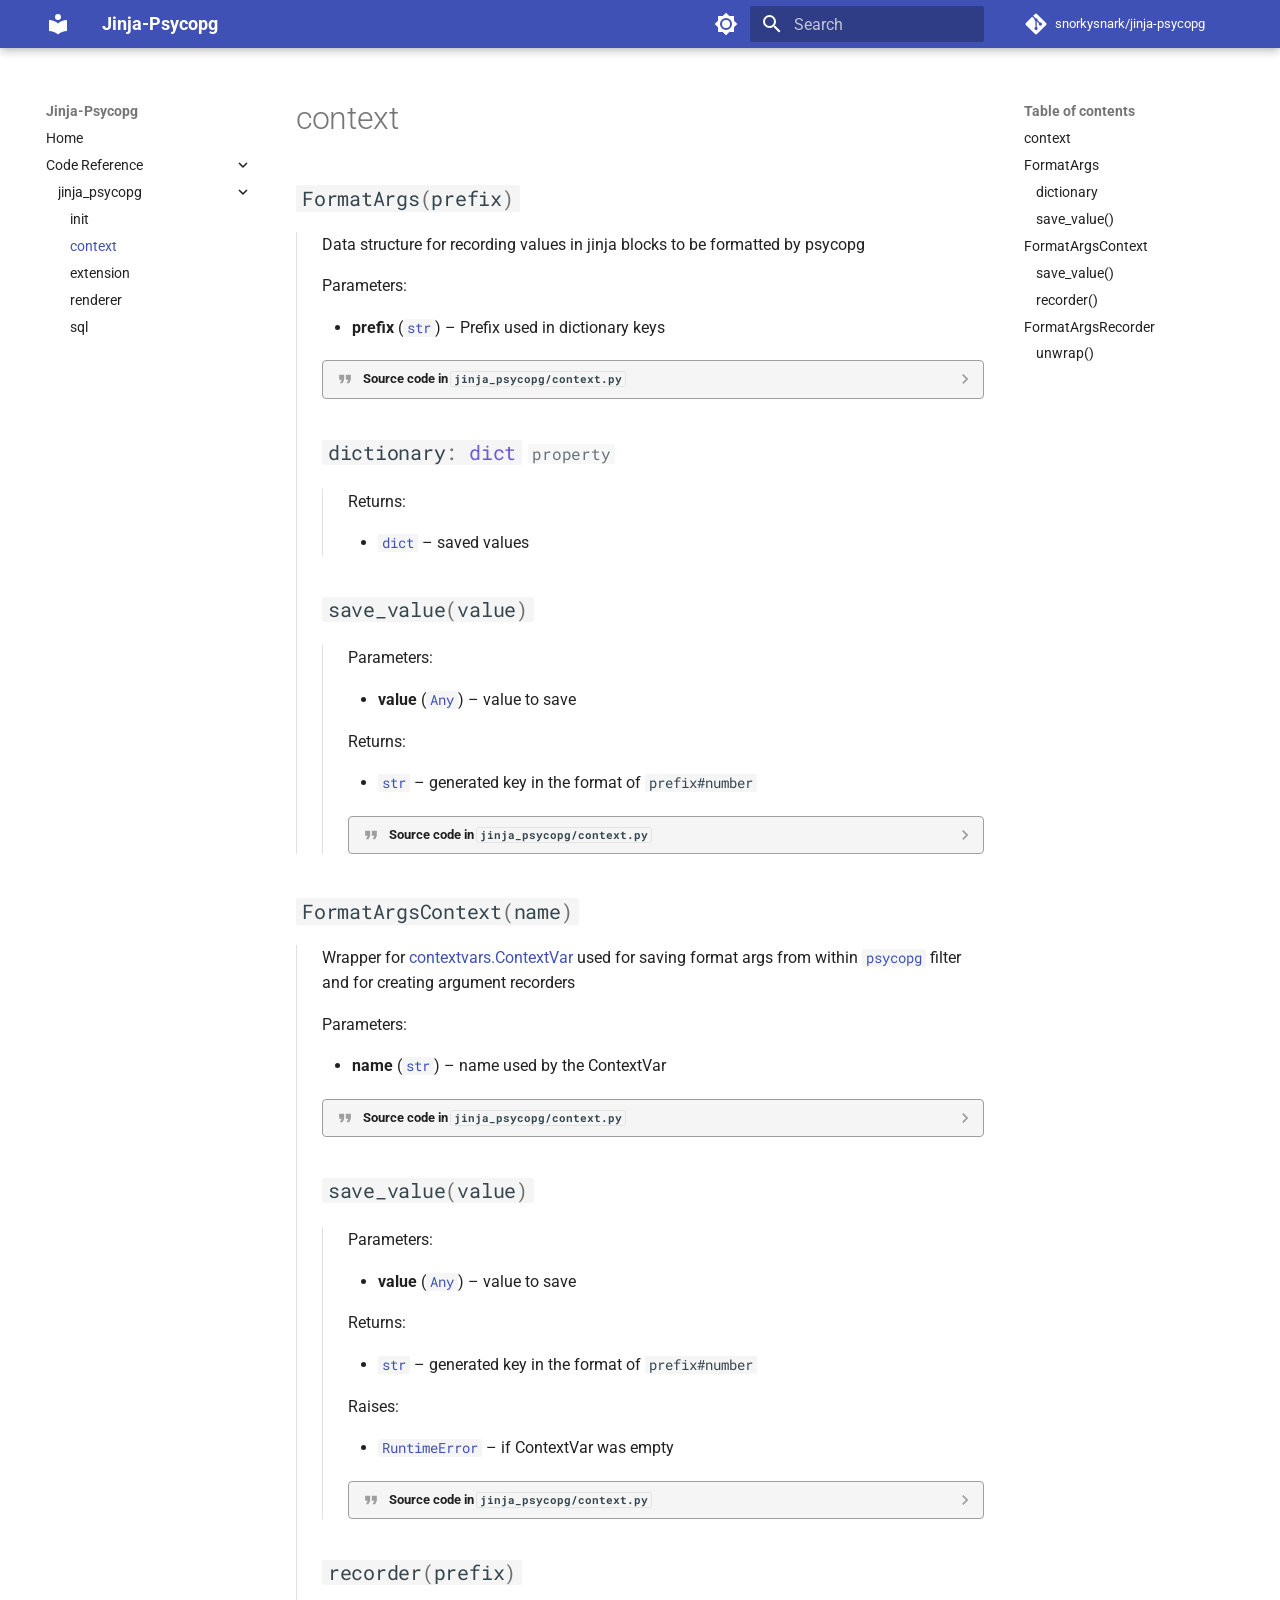
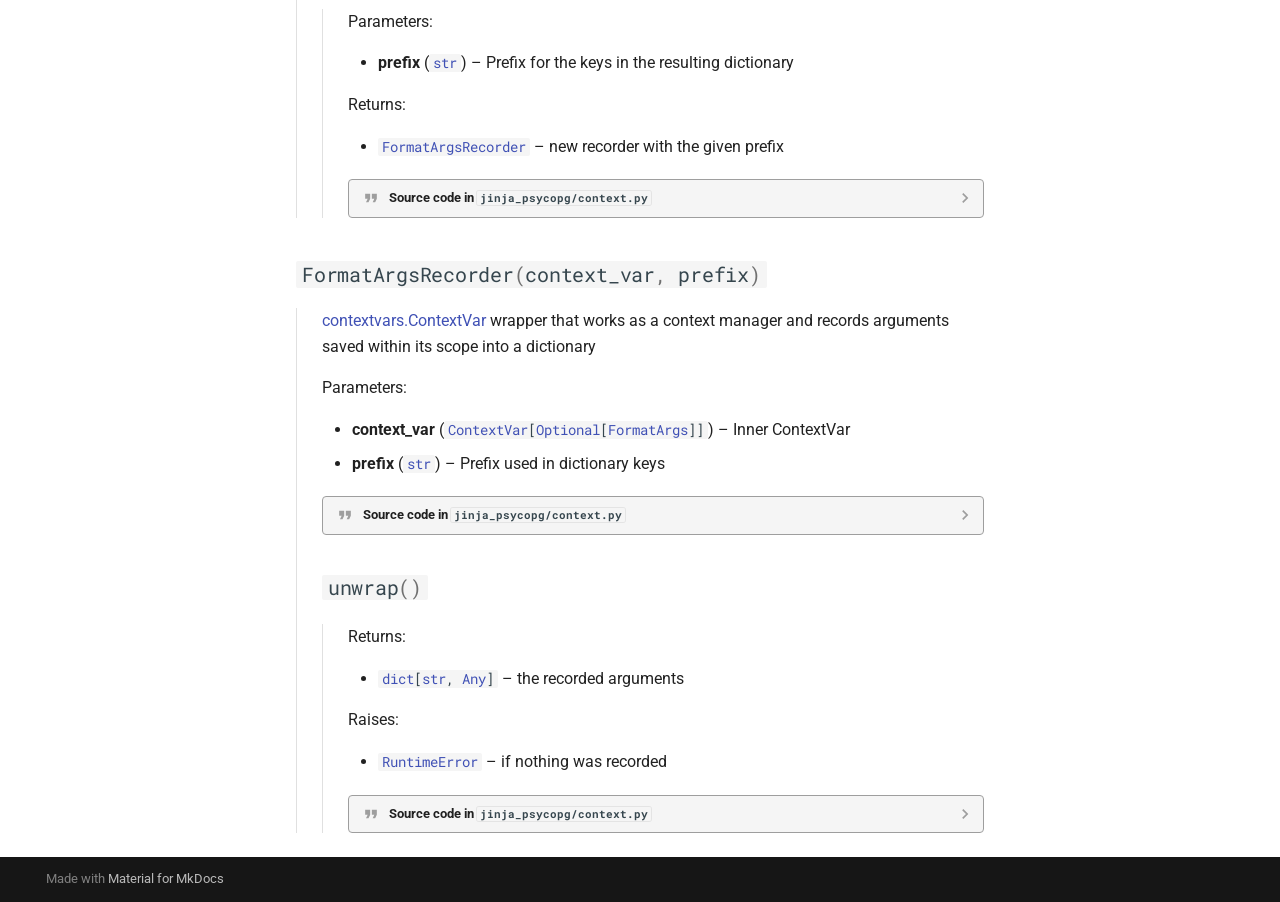
<file: reference/jinja_psycopg/context/index.html>
<!doctype html>
<html lang="en" class="no-js">
  <head>
    
      <meta charset="utf-8">
      <meta name="viewport" content="width=device-width,initial-scale=1">
      
      
      
      
        <link rel="prev" href="../__init__/">
      
      
        <link rel="next" href="../extension/">
      
      
      <link rel="icon" href="../../../assets/images/favicon.png">
      <meta name="generator" content="mkdocs-1.5.2, mkdocs-material-9.2.6">
    
    
      
        <title>context - Jinja-Psycopg</title>
      
    
    
      <link rel="stylesheet" href="../../../assets/stylesheets/main.0e669242.min.css">
      
        
        <link rel="stylesheet" href="../../../assets/stylesheets/palette.85d0ee34.min.css">
      
      


    
    
      
    
    
      
        
        
        <link rel="preconnect" href="https://fonts.gstatic.com" crossorigin>
        <link rel="stylesheet" href="https://fonts.googleapis.com/css?family=Roboto:300,300i,400,400i,700,700i%7CRoboto+Mono:400,400i,700,700i&display=fallback">
        <style>:root{--md-text-font:"Roboto";--md-code-font:"Roboto Mono"}</style>
      
    
    
      <link rel="stylesheet" href="../../../assets/_mkdocstrings.css">
    
      <link rel="stylesheet" href="../../../css/mkdocstrings.css">
    
    <script>__md_scope=new URL("../../..",location),__md_hash=e=>[...e].reduce((e,_)=>(e<<5)-e+_.charCodeAt(0),0),__md_get=(e,_=localStorage,t=__md_scope)=>JSON.parse(_.getItem(t.pathname+"."+e)),__md_set=(e,_,t=localStorage,a=__md_scope)=>{try{t.setItem(a.pathname+"."+e,JSON.stringify(_))}catch(e){}}</script>
    
      

    
    
    
  </head>
  
  
    
    
      
    
    
    
    
    <body dir="ltr" data-md-color-scheme="default" data-md-color-primary="indigo" data-md-color-accent="indigo">
  
    
    
      <script>var palette=__md_get("__palette");if(palette&&"object"==typeof palette.color)for(var key of Object.keys(palette.color))document.body.setAttribute("data-md-color-"+key,palette.color[key])</script>
    
    <input class="md-toggle" data-md-toggle="drawer" type="checkbox" id="__drawer" autocomplete="off">
    <input class="md-toggle" data-md-toggle="search" type="checkbox" id="__search" autocomplete="off">
    <label class="md-overlay" for="__drawer"></label>
    <div data-md-component="skip">
      
        
        <a href="#jinja_psycopg.context" class="md-skip">
          Skip to content
        </a>
      
    </div>
    <div data-md-component="announce">
      
    </div>
    
    
      

  

<header class="md-header md-header--shadow" data-md-component="header">
  <nav class="md-header__inner md-grid" aria-label="Header">
    <a href="../../.." title="Jinja-Psycopg" class="md-header__button md-logo" aria-label="Jinja-Psycopg" data-md-component="logo">
      
  
  <svg xmlns="http://www.w3.org/2000/svg" viewBox="0 0 24 24"><path d="M12 8a3 3 0 0 0 3-3 3 3 0 0 0-3-3 3 3 0 0 0-3 3 3 3 0 0 0 3 3m0 3.54C9.64 9.35 6.5 8 3 8v11c3.5 0 6.64 1.35 9 3.54 2.36-2.19 5.5-3.54 9-3.54V8c-3.5 0-6.64 1.35-9 3.54Z"/></svg>

    </a>
    <label class="md-header__button md-icon" for="__drawer">
      
      <svg xmlns="http://www.w3.org/2000/svg" viewBox="0 0 24 24"><path d="M3 6h18v2H3V6m0 5h18v2H3v-2m0 5h18v2H3v-2Z"/></svg>
    </label>
    <div class="md-header__title" data-md-component="header-title">
      <div class="md-header__ellipsis">
        <div class="md-header__topic">
          <span class="md-ellipsis">
            Jinja-Psycopg
          </span>
        </div>
        <div class="md-header__topic" data-md-component="header-topic">
          <span class="md-ellipsis">
            
              context
            
          </span>
        </div>
      </div>
    </div>
    
      
        <form class="md-header__option" data-md-component="palette">
  
    
    
    
    <input class="md-option" data-md-color-media="(prefers-color-scheme: light)" data-md-color-scheme="default" data-md-color-primary="indigo" data-md-color-accent="indigo"  aria-label="Switch to dark mode"  type="radio" name="__palette" id="__palette_1">
    
      <label class="md-header__button md-icon" title="Switch to dark mode" for="__palette_2" hidden>
        <svg xmlns="http://www.w3.org/2000/svg" viewBox="0 0 24 24"><path d="M12 8a4 4 0 0 0-4 4 4 4 0 0 0 4 4 4 4 0 0 0 4-4 4 4 0 0 0-4-4m0 10a6 6 0 0 1-6-6 6 6 0 0 1 6-6 6 6 0 0 1 6 6 6 6 0 0 1-6 6m8-9.31V4h-4.69L12 .69 8.69 4H4v4.69L.69 12 4 15.31V20h4.69L12 23.31 15.31 20H20v-4.69L23.31 12 20 8.69Z"/></svg>
      </label>
    
  
    
    
    
    <input class="md-option" data-md-color-media="(prefers-color-scheme: dark)" data-md-color-scheme="slate" data-md-color-primary="indigo" data-md-color-accent="indigo"  aria-label="Switch to light mode"  type="radio" name="__palette" id="__palette_2">
    
      <label class="md-header__button md-icon" title="Switch to light mode" for="__palette_1" hidden>
        <svg xmlns="http://www.w3.org/2000/svg" viewBox="0 0 24 24"><path d="M12 18c-.89 0-1.74-.2-2.5-.55C11.56 16.5 13 14.42 13 12c0-2.42-1.44-4.5-3.5-5.45C10.26 6.2 11.11 6 12 6a6 6 0 0 1 6 6 6 6 0 0 1-6 6m8-9.31V4h-4.69L12 .69 8.69 4H4v4.69L.69 12 4 15.31V20h4.69L12 23.31 15.31 20H20v-4.69L23.31 12 20 8.69Z"/></svg>
      </label>
    
  
</form>
      
    
    
    
      <label class="md-header__button md-icon" for="__search">
        
        <svg xmlns="http://www.w3.org/2000/svg" viewBox="0 0 24 24"><path d="M9.5 3A6.5 6.5 0 0 1 16 9.5c0 1.61-.59 3.09-1.56 4.23l.27.27h.79l5 5-1.5 1.5-5-5v-.79l-.27-.27A6.516 6.516 0 0 1 9.5 16 6.5 6.5 0 0 1 3 9.5 6.5 6.5 0 0 1 9.5 3m0 2C7 5 5 7 5 9.5S7 14 9.5 14 14 12 14 9.5 12 5 9.5 5Z"/></svg>
      </label>
      <div class="md-search" data-md-component="search" role="dialog">
  <label class="md-search__overlay" for="__search"></label>
  <div class="md-search__inner" role="search">
    <form class="md-search__form" name="search">
      <input type="text" class="md-search__input" name="query" aria-label="Search" placeholder="Search" autocapitalize="off" autocorrect="off" autocomplete="off" spellcheck="false" data-md-component="search-query" required>
      <label class="md-search__icon md-icon" for="__search">
        
        <svg xmlns="http://www.w3.org/2000/svg" viewBox="0 0 24 24"><path d="M9.5 3A6.5 6.5 0 0 1 16 9.5c0 1.61-.59 3.09-1.56 4.23l.27.27h.79l5 5-1.5 1.5-5-5v-.79l-.27-.27A6.516 6.516 0 0 1 9.5 16 6.5 6.5 0 0 1 3 9.5 6.5 6.5 0 0 1 9.5 3m0 2C7 5 5 7 5 9.5S7 14 9.5 14 14 12 14 9.5 12 5 9.5 5Z"/></svg>
        
        <svg xmlns="http://www.w3.org/2000/svg" viewBox="0 0 24 24"><path d="M20 11v2H8l5.5 5.5-1.42 1.42L4.16 12l7.92-7.92L13.5 5.5 8 11h12Z"/></svg>
      </label>
      <nav class="md-search__options" aria-label="Search">
        
        <button type="reset" class="md-search__icon md-icon" title="Clear" aria-label="Clear" tabindex="-1">
          
          <svg xmlns="http://www.w3.org/2000/svg" viewBox="0 0 24 24"><path d="M19 6.41 17.59 5 12 10.59 6.41 5 5 6.41 10.59 12 5 17.59 6.41 19 12 13.41 17.59 19 19 17.59 13.41 12 19 6.41Z"/></svg>
        </button>
      </nav>
      
    </form>
    <div class="md-search__output">
      <div class="md-search__scrollwrap" data-md-scrollfix>
        <div class="md-search-result" data-md-component="search-result">
          <div class="md-search-result__meta">
            Initializing search
          </div>
          <ol class="md-search-result__list" role="presentation"></ol>
        </div>
      </div>
    </div>
  </div>
</div>
    
    
      <div class="md-header__source">
        <a href="https://github.com/snorkysnark/jinja-psycopg" title="Go to repository" class="md-source" data-md-component="source">
  <div class="md-source__icon md-icon">
    
    <svg xmlns="http://www.w3.org/2000/svg" viewBox="0 0 448 512"><!--! Font Awesome Free 6.4.2 by @fontawesome - https://fontawesome.com License - https://fontawesome.com/license/free (Icons: CC BY 4.0, Fonts: SIL OFL 1.1, Code: MIT License) Copyright 2023 Fonticons, Inc.--><path d="M439.55 236.05 244 40.45a28.87 28.87 0 0 0-40.81 0l-40.66 40.63 51.52 51.52c27.06-9.14 52.68 16.77 43.39 43.68l49.66 49.66c34.23-11.8 61.18 31 35.47 56.69-26.49 26.49-70.21-2.87-56-37.34L240.22 199v121.85c25.3 12.54 22.26 41.85 9.08 55a34.34 34.34 0 0 1-48.55 0c-17.57-17.6-11.07-46.91 11.25-56v-123c-20.8-8.51-24.6-30.74-18.64-45L142.57 101 8.45 235.14a28.86 28.86 0 0 0 0 40.81l195.61 195.6a28.86 28.86 0 0 0 40.8 0l194.69-194.69a28.86 28.86 0 0 0 0-40.81z"/></svg>
  </div>
  <div class="md-source__repository">
    snorkysnark/jinja-psycopg
  </div>
</a>
      </div>
    
  </nav>
  
</header>
    
    <div class="md-container" data-md-component="container">
      
      
        
          
        
      
      <main class="md-main" data-md-component="main">
        <div class="md-main__inner md-grid">
          
            
              
              <div class="md-sidebar md-sidebar--primary" data-md-component="sidebar" data-md-type="navigation" >
                <div class="md-sidebar__scrollwrap">
                  <div class="md-sidebar__inner">
                    



<nav class="md-nav md-nav--primary" aria-label="Navigation" data-md-level="0">
  <label class="md-nav__title" for="__drawer">
    <a href="../../.." title="Jinja-Psycopg" class="md-nav__button md-logo" aria-label="Jinja-Psycopg" data-md-component="logo">
      
  
  <svg xmlns="http://www.w3.org/2000/svg" viewBox="0 0 24 24"><path d="M12 8a3 3 0 0 0 3-3 3 3 0 0 0-3-3 3 3 0 0 0-3 3 3 3 0 0 0 3 3m0 3.54C9.64 9.35 6.5 8 3 8v11c3.5 0 6.64 1.35 9 3.54 2.36-2.19 5.5-3.54 9-3.54V8c-3.5 0-6.64 1.35-9 3.54Z"/></svg>

    </a>
    Jinja-Psycopg
  </label>
  
    <div class="md-nav__source">
      <a href="https://github.com/snorkysnark/jinja-psycopg" title="Go to repository" class="md-source" data-md-component="source">
  <div class="md-source__icon md-icon">
    
    <svg xmlns="http://www.w3.org/2000/svg" viewBox="0 0 448 512"><!--! Font Awesome Free 6.4.2 by @fontawesome - https://fontawesome.com License - https://fontawesome.com/license/free (Icons: CC BY 4.0, Fonts: SIL OFL 1.1, Code: MIT License) Copyright 2023 Fonticons, Inc.--><path d="M439.55 236.05 244 40.45a28.87 28.87 0 0 0-40.81 0l-40.66 40.63 51.52 51.52c27.06-9.14 52.68 16.77 43.39 43.68l49.66 49.66c34.23-11.8 61.18 31 35.47 56.69-26.49 26.49-70.21-2.87-56-37.34L240.22 199v121.85c25.3 12.54 22.26 41.85 9.08 55a34.34 34.34 0 0 1-48.55 0c-17.57-17.6-11.07-46.91 11.25-56v-123c-20.8-8.51-24.6-30.74-18.64-45L142.57 101 8.45 235.14a28.86 28.86 0 0 0 0 40.81l195.61 195.6a28.86 28.86 0 0 0 40.8 0l194.69-194.69a28.86 28.86 0 0 0 0-40.81z"/></svg>
  </div>
  <div class="md-source__repository">
    snorkysnark/jinja-psycopg
  </div>
</a>
    </div>
  
  <ul class="md-nav__list" data-md-scrollfix>
    
      
      
  
  
  
    <li class="md-nav__item">
      <a href="../../.." class="md-nav__link">
        
  
  <span class="md-ellipsis">
    Home
  </span>
  

      </a>
    </li>
  

    
      
      
  
  
    
  
  
    
    
    
    <li class="md-nav__item md-nav__item--active md-nav__item--nested">
      
        
        
        
        
        <input class="md-nav__toggle md-toggle " type="checkbox" id="__nav_2" checked>
        
          <label class="md-nav__link" for="__nav_2" id="__nav_2_label" tabindex="0">
            
  
  <span class="md-ellipsis">
    Code Reference
  </span>
  

            <span class="md-nav__icon md-icon"></span>
          </label>
        
        <nav class="md-nav" data-md-level="1" aria-labelledby="__nav_2_label" aria-expanded="true">
          <label class="md-nav__title" for="__nav_2">
            <span class="md-nav__icon md-icon"></span>
            Code Reference
          </label>
          <ul class="md-nav__list" data-md-scrollfix>
            
              
                
  
  
    
  
  
    
    
    
    <li class="md-nav__item md-nav__item--active md-nav__item--nested">
      
        
        
        
        
        <input class="md-nav__toggle md-toggle " type="checkbox" id="__nav_2_1" checked>
        
          <label class="md-nav__link" for="__nav_2_1" id="__nav_2_1_label" tabindex="0">
            
  
  <span class="md-ellipsis">
    jinja_psycopg
  </span>
  

            <span class="md-nav__icon md-icon"></span>
          </label>
        
        <nav class="md-nav" data-md-level="2" aria-labelledby="__nav_2_1_label" aria-expanded="true">
          <label class="md-nav__title" for="__nav_2_1">
            <span class="md-nav__icon md-icon"></span>
            jinja_psycopg
          </label>
          <ul class="md-nav__list" data-md-scrollfix>
            
              
                
  
  
  
    <li class="md-nav__item">
      <a href="../__init__/" class="md-nav__link">
        
  
  <span class="md-ellipsis">
      init  
  </span>
  

      </a>
    </li>
  

              
            
              
                
  
  
    
  
  
    <li class="md-nav__item md-nav__item--active">
      
      <input class="md-nav__toggle md-toggle" type="checkbox" id="__toc">
      
      
      
        <label class="md-nav__link md-nav__link--active" for="__toc">
          
  
  <span class="md-ellipsis">
    context
  </span>
  

          <span class="md-nav__icon md-icon"></span>
        </label>
      
      <a href="./" class="md-nav__link md-nav__link--active">
        
  
  <span class="md-ellipsis">
    context
  </span>
  

      </a>
      
        

<nav class="md-nav md-nav--secondary" aria-label="Table of contents">
  
  
  
  
    <label class="md-nav__title" for="__toc">
      <span class="md-nav__icon md-icon"></span>
      Table of contents
    </label>
    <ul class="md-nav__list" data-md-component="toc" data-md-scrollfix>
      
        <li class="md-nav__item">
  <a href="#jinja_psycopg.context" class="md-nav__link">
    context
  </a>
  
</li>
      
        <li class="md-nav__item">
  <a href="#jinja_psycopg.context.FormatArgs" class="md-nav__link">
    FormatArgs
  </a>
  
    <nav class="md-nav" aria-label="FormatArgs">
      <ul class="md-nav__list">
        
          <li class="md-nav__item">
  <a href="#jinja_psycopg.context.FormatArgs.dictionary" class="md-nav__link">
    dictionary
  </a>
  
</li>
        
          <li class="md-nav__item">
  <a href="#jinja_psycopg.context.FormatArgs.save_value" class="md-nav__link">
    save_value()
  </a>
  
</li>
        
      </ul>
    </nav>
  
</li>
      
        <li class="md-nav__item">
  <a href="#jinja_psycopg.context.FormatArgsContext" class="md-nav__link">
    FormatArgsContext
  </a>
  
    <nav class="md-nav" aria-label="FormatArgsContext">
      <ul class="md-nav__list">
        
          <li class="md-nav__item">
  <a href="#jinja_psycopg.context.FormatArgsContext.save_value" class="md-nav__link">
    save_value()
  </a>
  
</li>
        
          <li class="md-nav__item">
  <a href="#jinja_psycopg.context.FormatArgsContext.recorder" class="md-nav__link">
    recorder()
  </a>
  
</li>
        
      </ul>
    </nav>
  
</li>
      
        <li class="md-nav__item">
  <a href="#jinja_psycopg.context.FormatArgsRecorder" class="md-nav__link">
    FormatArgsRecorder
  </a>
  
    <nav class="md-nav" aria-label="FormatArgsRecorder">
      <ul class="md-nav__list">
        
          <li class="md-nav__item">
  <a href="#jinja_psycopg.context.FormatArgsRecorder.unwrap" class="md-nav__link">
    unwrap()
  </a>
  
</li>
        
      </ul>
    </nav>
  
</li>
      
    </ul>
  
</nav>
      
    </li>
  

              
            
              
                
  
  
  
    <li class="md-nav__item">
      <a href="../extension/" class="md-nav__link">
        
  
  <span class="md-ellipsis">
    extension
  </span>
  

      </a>
    </li>
  

              
            
              
                
  
  
  
    <li class="md-nav__item">
      <a href="../renderer/" class="md-nav__link">
        
  
  <span class="md-ellipsis">
    renderer
  </span>
  

      </a>
    </li>
  

              
            
              
                
  
  
  
    <li class="md-nav__item">
      <a href="../sql/" class="md-nav__link">
        
  
  <span class="md-ellipsis">
    sql
  </span>
  

      </a>
    </li>
  

              
            
          </ul>
        </nav>
      
    </li>
  

              
            
          </ul>
        </nav>
      
    </li>
  

    
  </ul>
</nav>
                  </div>
                </div>
              </div>
            
            
              
              <div class="md-sidebar md-sidebar--secondary" data-md-component="sidebar" data-md-type="toc" >
                <div class="md-sidebar__scrollwrap">
                  <div class="md-sidebar__inner">
                    

<nav class="md-nav md-nav--secondary" aria-label="Table of contents">
  
  
  
  
    <label class="md-nav__title" for="__toc">
      <span class="md-nav__icon md-icon"></span>
      Table of contents
    </label>
    <ul class="md-nav__list" data-md-component="toc" data-md-scrollfix>
      
        <li class="md-nav__item">
  <a href="#jinja_psycopg.context" class="md-nav__link">
    context
  </a>
  
</li>
      
        <li class="md-nav__item">
  <a href="#jinja_psycopg.context.FormatArgs" class="md-nav__link">
    FormatArgs
  </a>
  
    <nav class="md-nav" aria-label="FormatArgs">
      <ul class="md-nav__list">
        
          <li class="md-nav__item">
  <a href="#jinja_psycopg.context.FormatArgs.dictionary" class="md-nav__link">
    dictionary
  </a>
  
</li>
        
          <li class="md-nav__item">
  <a href="#jinja_psycopg.context.FormatArgs.save_value" class="md-nav__link">
    save_value()
  </a>
  
</li>
        
      </ul>
    </nav>
  
</li>
      
        <li class="md-nav__item">
  <a href="#jinja_psycopg.context.FormatArgsContext" class="md-nav__link">
    FormatArgsContext
  </a>
  
    <nav class="md-nav" aria-label="FormatArgsContext">
      <ul class="md-nav__list">
        
          <li class="md-nav__item">
  <a href="#jinja_psycopg.context.FormatArgsContext.save_value" class="md-nav__link">
    save_value()
  </a>
  
</li>
        
          <li class="md-nav__item">
  <a href="#jinja_psycopg.context.FormatArgsContext.recorder" class="md-nav__link">
    recorder()
  </a>
  
</li>
        
      </ul>
    </nav>
  
</li>
      
        <li class="md-nav__item">
  <a href="#jinja_psycopg.context.FormatArgsRecorder" class="md-nav__link">
    FormatArgsRecorder
  </a>
  
    <nav class="md-nav" aria-label="FormatArgsRecorder">
      <ul class="md-nav__list">
        
          <li class="md-nav__item">
  <a href="#jinja_psycopg.context.FormatArgsRecorder.unwrap" class="md-nav__link">
    unwrap()
  </a>
  
</li>
        
      </ul>
    </nav>
  
</li>
      
    </ul>
  
</nav>
                  </div>
                </div>
              </div>
            
          
          
            <div class="md-content" data-md-component="content">
              <article class="md-content__inner md-typeset">
                
                  

  
  


  <h1>context</h1>

<div class="doc doc-object doc-module">



<a id="jinja_psycopg.context"></a>
  <div class="doc doc-contents first">

  

  <div class="doc doc-children">








<div class="doc doc-object doc-class">




<h2 id="jinja_psycopg.context.FormatArgs" class="doc doc-heading">
            <code class="highlight language-python"><span class="n">FormatArgs</span><span class="p">(</span><span class="n">prefix</span><span class="p">)</span></code>

</h2>


  <div class="doc doc-contents ">

  
      <p>Data structure for recording values in jinja blocks to be formatted by psycopg</p>



  <p>Parameters:</p>
  <ul>
      <li class="field-body">
        <b>prefix</b>
            (<code><a class="autorefs autorefs-external" href="https://docs.python.org/3/library/stdtypes.html#str">str</a></code>)
        –
        <div class="doc-md-description">
          <p>Prefix used in dictionary keys</p>
        </div>
      </li>
  </ul>

              <details class="quote">
                <summary>Source code in <code>jinja_psycopg/context.py</code></summary>
                <div class="highlight"><table class="highlighttable"><tr><td class="linenos"><div class="linenodiv"><pre><span></span><span class="normal"><a href="#__codelineno-0-7"> 7</a></span>
<span class="normal"><a href="#__codelineno-0-8"> 8</a></span>
<span class="normal"><a href="#__codelineno-0-9"> 9</a></span>
<span class="normal"><a href="#__codelineno-0-10">10</a></span>
<span class="normal"><a href="#__codelineno-0-11">11</a></span>
<span class="normal"><a href="#__codelineno-0-12">12</a></span>
<span class="normal"><a href="#__codelineno-0-13">13</a></span>
<span class="normal"><a href="#__codelineno-0-14">14</a></span>
<span class="normal"><a href="#__codelineno-0-15">15</a></span>
<span class="normal"><a href="#__codelineno-0-16">16</a></span></pre></div></td><td class="code"><div><pre><span></span><code><span id="__span-0-7"><a id="__codelineno-0-7" name="__codelineno-0-7"></a><span class="k">def</span> <span class="fm">__init__</span><span class="p">(</span><span class="bp">self</span><span class="p">,</span> <span class="n">prefix</span><span class="p">:</span> <span class="nb">str</span><span class="p">)</span> <span class="o">-&gt;</span> <span class="kc">None</span><span class="p">:</span>
</span><span id="__span-0-8"><a id="__codelineno-0-8" name="__codelineno-0-8"></a><span class="w">    </span><span class="sd">&quot;&quot;&quot;Data structure for recording values in jinja blocks to be formatted by psycopg</span>
</span><span id="__span-0-9"><a id="__codelineno-0-9" name="__codelineno-0-9"></a>
</span><span id="__span-0-10"><a id="__codelineno-0-10" name="__codelineno-0-10"></a><span class="sd">    Args:</span>
</span><span id="__span-0-11"><a id="__codelineno-0-11" name="__codelineno-0-11"></a><span class="sd">        prefix: Prefix used in dictionary keys</span>
</span><span id="__span-0-12"><a id="__codelineno-0-12" name="__codelineno-0-12"></a><span class="sd">    &quot;&quot;&quot;</span>
</span><span id="__span-0-13"><a id="__codelineno-0-13" name="__codelineno-0-13"></a>
</span><span id="__span-0-14"><a id="__codelineno-0-14" name="__codelineno-0-14"></a>    <span class="bp">self</span><span class="o">.</span><span class="n">_prefix</span> <span class="o">=</span> <span class="n">prefix</span>
</span><span id="__span-0-15"><a id="__codelineno-0-15" name="__codelineno-0-15"></a>    <span class="bp">self</span><span class="o">.</span><span class="n">_dictionary</span> <span class="o">=</span> <span class="p">{}</span>
</span><span id="__span-0-16"><a id="__codelineno-0-16" name="__codelineno-0-16"></a>    <span class="bp">self</span><span class="o">.</span><span class="n">_num_values</span> <span class="o">=</span> <span class="mi">0</span>
</span></code></pre></div></td></tr></table></div>
              </details>

  

  <div class="doc doc-children">







<div class="doc doc-object doc-attribute">




<h3 id="jinja_psycopg.context.FormatArgs.dictionary" class="doc doc-heading">
          <code class="highlight language-python"><span class="n">dictionary</span><span class="p">:</span> <span class="nb">dict</span></code>
  
  <span class="doc doc-labels">
      <small class="doc doc-label doc-label-property"><code>property</code></small>
  </span>

</h3>


  <div class="doc doc-contents ">
  



  <p>Returns:</p>
  <ul>
      <li class="field-body">
            <code><a class="autorefs autorefs-external" href="https://docs.python.org/3/library/stdtypes.html#dict">dict</a></code>
        –
        <div class="doc-md-description">
          <p>saved values</p>
      </div>
      </li>
  </ul>
  </div>

</div>




<div class="doc doc-object doc-function">




<h3 id="jinja_psycopg.context.FormatArgs.save_value" class="doc doc-heading">
          <code class="highlight language-python"><span class="n">save_value</span><span class="p">(</span><span class="n">value</span><span class="p">)</span></code>

</h3>


  <div class="doc doc-contents ">
  



  <p>Parameters:</p>
  <ul>
      <li class="field-body">
        <b>value</b>
            (<code><a class="autorefs autorefs-external" title="typing.Any" href="https://docs.python.org/3/library/typing.html#typing.Any">Any</a></code>)
        –
        <div class="doc-md-description">
          <p>value to save</p>
        </div>
      </li>
  </ul>



  <p>Returns:</p>
  <ul>
      <li class="field-body">
            <code><a class="autorefs autorefs-external" href="https://docs.python.org/3/library/stdtypes.html#str">str</a></code>
        –
        <div class="doc-md-description">
          <p>generated key in the format of <code>prefix#number</code></p>
      </div>
      </li>
  </ul>

          <details class="quote">
            <summary>Source code in <code>jinja_psycopg/context.py</code></summary>
            <div class="highlight"><table class="highlighttable"><tr><td class="linenos"><div class="linenodiv"><pre><span></span><span class="normal"><a href="#__codelineno-0-18">18</a></span>
<span class="normal"><a href="#__codelineno-0-19">19</a></span>
<span class="normal"><a href="#__codelineno-0-20">20</a></span>
<span class="normal"><a href="#__codelineno-0-21">21</a></span>
<span class="normal"><a href="#__codelineno-0-22">22</a></span>
<span class="normal"><a href="#__codelineno-0-23">23</a></span>
<span class="normal"><a href="#__codelineno-0-24">24</a></span>
<span class="normal"><a href="#__codelineno-0-25">25</a></span>
<span class="normal"><a href="#__codelineno-0-26">26</a></span>
<span class="normal"><a href="#__codelineno-0-27">27</a></span>
<span class="normal"><a href="#__codelineno-0-28">28</a></span>
<span class="normal"><a href="#__codelineno-0-29">29</a></span>
<span class="normal"><a href="#__codelineno-0-30">30</a></span></pre></div></td><td class="code"><div><pre><span></span><code><span id="__span-0-18"><a id="__codelineno-0-18" name="__codelineno-0-18"></a><span class="k">def</span> <span class="nf">save_value</span><span class="p">(</span><span class="bp">self</span><span class="p">,</span> <span class="n">value</span><span class="p">:</span> <span class="n">Any</span><span class="p">)</span> <span class="o">-&gt;</span> <span class="nb">str</span><span class="p">:</span>
</span><span id="__span-0-19"><a id="__codelineno-0-19" name="__codelineno-0-19"></a><span class="w">    </span><span class="sd">&quot;&quot;&quot;</span>
</span><span id="__span-0-20"><a id="__codelineno-0-20" name="__codelineno-0-20"></a><span class="sd">    Args:</span>
</span><span id="__span-0-21"><a id="__codelineno-0-21" name="__codelineno-0-21"></a><span class="sd">        value: value to save</span>
</span><span id="__span-0-22"><a id="__codelineno-0-22" name="__codelineno-0-22"></a>
</span><span id="__span-0-23"><a id="__codelineno-0-23" name="__codelineno-0-23"></a><span class="sd">    Returns:</span>
</span><span id="__span-0-24"><a id="__codelineno-0-24" name="__codelineno-0-24"></a><span class="sd">        generated key in the format of `prefix#number`</span>
</span><span id="__span-0-25"><a id="__codelineno-0-25" name="__codelineno-0-25"></a><span class="sd">    &quot;&quot;&quot;</span>
</span><span id="__span-0-26"><a id="__codelineno-0-26" name="__codelineno-0-26"></a>    <span class="n">key</span> <span class="o">=</span> <span class="sa">f</span><span class="s2">&quot;</span><span class="si">{</span><span class="bp">self</span><span class="o">.</span><span class="n">_prefix</span><span class="si">}</span><span class="s2">#</span><span class="si">{</span><span class="bp">self</span><span class="o">.</span><span class="n">_num_values</span><span class="si">}</span><span class="s2">&quot;</span>
</span><span id="__span-0-27"><a id="__codelineno-0-27" name="__codelineno-0-27"></a>    <span class="bp">self</span><span class="o">.</span><span class="n">_dictionary</span><span class="p">[</span><span class="n">key</span><span class="p">]</span> <span class="o">=</span> <span class="n">value</span>
</span><span id="__span-0-28"><a id="__codelineno-0-28" name="__codelineno-0-28"></a>
</span><span id="__span-0-29"><a id="__codelineno-0-29" name="__codelineno-0-29"></a>    <span class="bp">self</span><span class="o">.</span><span class="n">_num_values</span> <span class="o">+=</span> <span class="mi">1</span>
</span><span id="__span-0-30"><a id="__codelineno-0-30" name="__codelineno-0-30"></a>    <span class="k">return</span> <span class="n">key</span>
</span></code></pre></div></td></tr></table></div>
          </details>
  </div>

</div>



  </div>

  </div>

</div>

<div class="doc doc-object doc-class">




<h2 id="jinja_psycopg.context.FormatArgsContext" class="doc doc-heading">
            <code class="highlight language-python"><span class="n">FormatArgsContext</span><span class="p">(</span><span class="n">name</span><span class="p">)</span></code>

</h2>


  <div class="doc doc-contents ">

  
      <p>Wrapper for <a class="autorefs autorefs-external" href="https://docs.python.org/3/library/contextvars.html#contextvars.ContextVar">contextvars.ContextVar</a> used for saving format args from within
    <a class="autorefs autorefs-internal" href="../renderer/#jinja_psycopg.renderer.psycopg_filter"><code>psycopg</code></a> filter and for creating argument recorders</p>



  <p>Parameters:</p>
  <ul>
      <li class="field-body">
        <b>name</b>
            (<code><a class="autorefs autorefs-external" href="https://docs.python.org/3/library/stdtypes.html#str">str</a></code>)
        –
        <div class="doc-md-description">
          <p>name used by the ContextVar</p>
        </div>
      </li>
  </ul>

              <details class="quote">
                <summary>Source code in <code>jinja_psycopg/context.py</code></summary>
                <div class="highlight"><table class="highlighttable"><tr><td class="linenos"><div class="linenodiv"><pre><span></span><span class="normal"><a href="#__codelineno-0-42">42</a></span>
<span class="normal"><a href="#__codelineno-0-43">43</a></span>
<span class="normal"><a href="#__codelineno-0-44">44</a></span>
<span class="normal"><a href="#__codelineno-0-45">45</a></span>
<span class="normal"><a href="#__codelineno-0-46">46</a></span>
<span class="normal"><a href="#__codelineno-0-47">47</a></span>
<span class="normal"><a href="#__codelineno-0-48">48</a></span>
<span class="normal"><a href="#__codelineno-0-49">49</a></span></pre></div></td><td class="code"><div><pre><span></span><code><span id="__span-0-42"><a id="__codelineno-0-42" name="__codelineno-0-42"></a><span class="k">def</span> <span class="fm">__init__</span><span class="p">(</span><span class="bp">self</span><span class="p">,</span> <span class="n">name</span><span class="p">:</span> <span class="nb">str</span><span class="p">)</span> <span class="o">-&gt;</span> <span class="kc">None</span><span class="p">:</span>
</span><span id="__span-0-43"><a id="__codelineno-0-43" name="__codelineno-0-43"></a><span class="w">    </span><span class="sd">&quot;&quot;&quot;Wrapper for [contextvars.ContextVar][] used for saving format args from within</span>
</span><span id="__span-0-44"><a id="__codelineno-0-44" name="__codelineno-0-44"></a><span class="sd">        [`psycopg`][jinja_psycopg.renderer.psycopg_filter] filter and for creating argument recorders</span>
</span><span id="__span-0-45"><a id="__codelineno-0-45" name="__codelineno-0-45"></a>
</span><span id="__span-0-46"><a id="__codelineno-0-46" name="__codelineno-0-46"></a><span class="sd">    Args:</span>
</span><span id="__span-0-47"><a id="__codelineno-0-47" name="__codelineno-0-47"></a><span class="sd">        name: name used by the ContextVar</span>
</span><span id="__span-0-48"><a id="__codelineno-0-48" name="__codelineno-0-48"></a><span class="sd">    &quot;&quot;&quot;</span>
</span><span id="__span-0-49"><a id="__codelineno-0-49" name="__codelineno-0-49"></a>    <span class="bp">self</span><span class="o">.</span><span class="n">_context_var</span> <span class="o">=</span> <span class="n">ContextVar</span><span class="p">[</span><span class="n">Optional</span><span class="p">[</span><span class="n">FormatArgs</span><span class="p">]](</span><span class="n">name</span><span class="p">,</span> <span class="n">default</span><span class="o">=</span><span class="kc">None</span><span class="p">)</span>
</span></code></pre></div></td></tr></table></div>
              </details>

  

  <div class="doc doc-children">










<div class="doc doc-object doc-function">




<h3 id="jinja_psycopg.context.FormatArgsContext.save_value" class="doc doc-heading">
          <code class="highlight language-python"><span class="n">save_value</span><span class="p">(</span><span class="n">value</span><span class="p">)</span></code>

</h3>


  <div class="doc doc-contents ">
  



  <p>Parameters:</p>
  <ul>
      <li class="field-body">
        <b>value</b>
            (<code><a class="autorefs autorefs-external" title="typing.Any" href="https://docs.python.org/3/library/typing.html#typing.Any">Any</a></code>)
        –
        <div class="doc-md-description">
          <p>value to save</p>
        </div>
      </li>
  </ul>



  <p>Returns:</p>
  <ul>
      <li class="field-body">
            <code><a class="autorefs autorefs-external" href="https://docs.python.org/3/library/stdtypes.html#str">str</a></code>
        –
        <div class="doc-md-description">
          <p>generated key in the format of <code>prefix#number</code></p>
      </div>
      </li>
  </ul>



  <p>Raises:</p>
  <ul>
      <li class="field-body">
            <code><a class="autorefs autorefs-external" href="https://docs.python.org/3/library/exceptions.html#RuntimeError">RuntimeError</a></code>
          –
        <div class="doc-md-description">
          <p>if ContextVar was empty</p>
        </div>
      </li>
  </ul>

          <details class="quote">
            <summary>Source code in <code>jinja_psycopg/context.py</code></summary>
            <div class="highlight"><table class="highlighttable"><tr><td class="linenos"><div class="linenodiv"><pre><span></span><span class="normal"><a href="#__codelineno-0-51">51</a></span>
<span class="normal"><a href="#__codelineno-0-52">52</a></span>
<span class="normal"><a href="#__codelineno-0-53">53</a></span>
<span class="normal"><a href="#__codelineno-0-54">54</a></span>
<span class="normal"><a href="#__codelineno-0-55">55</a></span>
<span class="normal"><a href="#__codelineno-0-56">56</a></span>
<span class="normal"><a href="#__codelineno-0-57">57</a></span>
<span class="normal"><a href="#__codelineno-0-58">58</a></span>
<span class="normal"><a href="#__codelineno-0-59">59</a></span>
<span class="normal"><a href="#__codelineno-0-60">60</a></span>
<span class="normal"><a href="#__codelineno-0-61">61</a></span>
<span class="normal"><a href="#__codelineno-0-62">62</a></span>
<span class="normal"><a href="#__codelineno-0-63">63</a></span>
<span class="normal"><a href="#__codelineno-0-64">64</a></span>
<span class="normal"><a href="#__codelineno-0-65">65</a></span>
<span class="normal"><a href="#__codelineno-0-66">66</a></span>
<span class="normal"><a href="#__codelineno-0-67">67</a></span>
<span class="normal"><a href="#__codelineno-0-68">68</a></span>
<span class="normal"><a href="#__codelineno-0-69">69</a></span></pre></div></td><td class="code"><div><pre><span></span><code><span id="__span-0-51"><a id="__codelineno-0-51" name="__codelineno-0-51"></a><span class="k">def</span> <span class="nf">save_value</span><span class="p">(</span><span class="bp">self</span><span class="p">,</span> <span class="n">value</span><span class="p">:</span> <span class="n">Any</span><span class="p">)</span> <span class="o">-&gt;</span> <span class="nb">str</span><span class="p">:</span>
</span><span id="__span-0-52"><a id="__codelineno-0-52" name="__codelineno-0-52"></a><span class="w">    </span><span class="sd">&quot;&quot;&quot;</span>
</span><span id="__span-0-53"><a id="__codelineno-0-53" name="__codelineno-0-53"></a><span class="sd">    Args:</span>
</span><span id="__span-0-54"><a id="__codelineno-0-54" name="__codelineno-0-54"></a><span class="sd">        value: value to save</span>
</span><span id="__span-0-55"><a id="__codelineno-0-55" name="__codelineno-0-55"></a>
</span><span id="__span-0-56"><a id="__codelineno-0-56" name="__codelineno-0-56"></a><span class="sd">    Returns:</span>
</span><span id="__span-0-57"><a id="__codelineno-0-57" name="__codelineno-0-57"></a><span class="sd">        generated key in the format of `prefix#number`</span>
</span><span id="__span-0-58"><a id="__codelineno-0-58" name="__codelineno-0-58"></a>
</span><span id="__span-0-59"><a id="__codelineno-0-59" name="__codelineno-0-59"></a><span class="sd">    Raises:</span>
</span><span id="__span-0-60"><a id="__codelineno-0-60" name="__codelineno-0-60"></a><span class="sd">        RuntimeError: if ContextVar was empty</span>
</span><span id="__span-0-61"><a id="__codelineno-0-61" name="__codelineno-0-61"></a><span class="sd">    &quot;&quot;&quot;</span>
</span><span id="__span-0-62"><a id="__codelineno-0-62" name="__codelineno-0-62"></a>
</span><span id="__span-0-63"><a id="__codelineno-0-63" name="__codelineno-0-63"></a>    <span class="n">context</span> <span class="o">=</span> <span class="bp">self</span><span class="o">.</span><span class="n">_context_var</span><span class="o">.</span><span class="n">get</span><span class="p">()</span>
</span><span id="__span-0-64"><a id="__codelineno-0-64" name="__codelineno-0-64"></a>    <span class="k">if</span> <span class="n">context</span> <span class="ow">is</span> <span class="kc">None</span><span class="p">:</span>
</span><span id="__span-0-65"><a id="__codelineno-0-65" name="__codelineno-0-65"></a>        <span class="k">raise</span> <span class="ne">RuntimeError</span><span class="p">(</span>
</span><span id="__span-0-66"><a id="__codelineno-0-66" name="__codelineno-0-66"></a>            <span class="s2">&quot;Called ContextWriter.save_value, but no context was found&quot;</span>
</span><span id="__span-0-67"><a id="__codelineno-0-67" name="__codelineno-0-67"></a>        <span class="p">)</span>
</span><span id="__span-0-68"><a id="__codelineno-0-68" name="__codelineno-0-68"></a>
</span><span id="__span-0-69"><a id="__codelineno-0-69" name="__codelineno-0-69"></a>    <span class="k">return</span> <span class="n">context</span><span class="o">.</span><span class="n">save_value</span><span class="p">(</span><span class="n">value</span><span class="p">)</span>
</span></code></pre></div></td></tr></table></div>
          </details>
  </div>

</div>


<div class="doc doc-object doc-function">




<h3 id="jinja_psycopg.context.FormatArgsContext.recorder" class="doc doc-heading">
          <code class="highlight language-python"><span class="n">recorder</span><span class="p">(</span><span class="n">prefix</span><span class="p">)</span></code>

</h3>


  <div class="doc doc-contents ">
  



  <p>Parameters:</p>
  <ul>
      <li class="field-body">
        <b>prefix</b>
            (<code><a class="autorefs autorefs-external" href="https://docs.python.org/3/library/stdtypes.html#str">str</a></code>)
        –
        <div class="doc-md-description">
          <p>Prefix for the keys in the resulting dictionary</p>
        </div>
      </li>
  </ul>



  <p>Returns:</p>
  <ul>
      <li class="field-body">
            <code><a class="autorefs autorefs-internal" title="jinja_psycopg.context.FormatArgsRecorder" href="#jinja_psycopg.context.FormatArgsRecorder">FormatArgsRecorder</a></code>
        –
        <div class="doc-md-description">
          <p>new recorder with the given prefix</p>
      </div>
      </li>
  </ul>

          <details class="quote">
            <summary>Source code in <code>jinja_psycopg/context.py</code></summary>
            <div class="highlight"><table class="highlighttable"><tr><td class="linenos"><div class="linenodiv"><pre><span></span><span class="normal"><a href="#__codelineno-0-71">71</a></span>
<span class="normal"><a href="#__codelineno-0-72">72</a></span>
<span class="normal"><a href="#__codelineno-0-73">73</a></span>
<span class="normal"><a href="#__codelineno-0-74">74</a></span>
<span class="normal"><a href="#__codelineno-0-75">75</a></span>
<span class="normal"><a href="#__codelineno-0-76">76</a></span>
<span class="normal"><a href="#__codelineno-0-77">77</a></span>
<span class="normal"><a href="#__codelineno-0-78">78</a></span>
<span class="normal"><a href="#__codelineno-0-79">79</a></span></pre></div></td><td class="code"><div><pre><span></span><code><span id="__span-0-71"><a id="__codelineno-0-71" name="__codelineno-0-71"></a><span class="k">def</span> <span class="nf">recorder</span><span class="p">(</span><span class="bp">self</span><span class="p">,</span> <span class="n">prefix</span><span class="p">:</span> <span class="nb">str</span><span class="p">)</span> <span class="o">-&gt;</span> <span class="n">FormatArgsRecorder</span><span class="p">:</span>
</span><span id="__span-0-72"><a id="__codelineno-0-72" name="__codelineno-0-72"></a><span class="w">    </span><span class="sd">&quot;&quot;&quot;</span>
</span><span id="__span-0-73"><a id="__codelineno-0-73" name="__codelineno-0-73"></a><span class="sd">    Args:</span>
</span><span id="__span-0-74"><a id="__codelineno-0-74" name="__codelineno-0-74"></a><span class="sd">        prefix: Prefix for the keys in the resulting dictionary</span>
</span><span id="__span-0-75"><a id="__codelineno-0-75" name="__codelineno-0-75"></a>
</span><span id="__span-0-76"><a id="__codelineno-0-76" name="__codelineno-0-76"></a><span class="sd">    Returns:</span>
</span><span id="__span-0-77"><a id="__codelineno-0-77" name="__codelineno-0-77"></a><span class="sd">        new recorder with the given prefix</span>
</span><span id="__span-0-78"><a id="__codelineno-0-78" name="__codelineno-0-78"></a><span class="sd">    &quot;&quot;&quot;</span>
</span><span id="__span-0-79"><a id="__codelineno-0-79" name="__codelineno-0-79"></a>    <span class="k">return</span> <span class="n">FormatArgsRecorder</span><span class="p">(</span><span class="bp">self</span><span class="o">.</span><span class="n">_context_var</span><span class="p">,</span> <span class="n">prefix</span><span class="p">)</span>
</span></code></pre></div></td></tr></table></div>
          </details>
  </div>

</div>



  </div>

  </div>

</div>

<div class="doc doc-object doc-class">




<h2 id="jinja_psycopg.context.FormatArgsRecorder" class="doc doc-heading">
            <code class="highlight language-python"><span class="n">FormatArgsRecorder</span><span class="p">(</span><span class="n">context_var</span><span class="p">,</span> <span class="n">prefix</span><span class="p">)</span></code>

</h2>


  <div class="doc doc-contents ">

  
      <p><a class="autorefs autorefs-external" href="https://docs.python.org/3/library/contextvars.html#contextvars.ContextVar">contextvars.ContextVar</a> wrapper that works as a context manager
and records arguments saved within its scope into a dictionary</p>



  <p>Parameters:</p>
  <ul>
      <li class="field-body">
        <b>context_var</b>
            (<code><a class="autorefs autorefs-external" title="contextvars.ContextVar" href="https://docs.python.org/3/library/contextvars.html#contextvars.ContextVar">ContextVar</a>[<a class="autorefs autorefs-external" title="typing.Optional" href="https://docs.python.org/3/library/typing.html#typing.Optional">Optional</a>[<a class="autorefs autorefs-internal" title="jinja_psycopg.context.FormatArgs" href="#jinja_psycopg.context.FormatArgs">FormatArgs</a>]]</code>)
        –
        <div class="doc-md-description">
          <p>Inner ContextVar</p>
        </div>
      </li>
      <li class="field-body">
        <b>prefix</b>
            (<code><a class="autorefs autorefs-external" href="https://docs.python.org/3/library/stdtypes.html#str">str</a></code>)
        –
        <div class="doc-md-description">
          <p>Prefix used in dictionary keys</p>
        </div>
      </li>
  </ul>

              <details class="quote">
                <summary>Source code in <code>jinja_psycopg/context.py</code></summary>
                <div class="highlight"><table class="highlighttable"><tr><td class="linenos"><div class="linenodiv"><pre><span></span><span class="normal"><a href="#__codelineno-0-83">83</a></span>
<span class="normal"><a href="#__codelineno-0-84">84</a></span>
<span class="normal"><a href="#__codelineno-0-85">85</a></span>
<span class="normal"><a href="#__codelineno-0-86">86</a></span>
<span class="normal"><a href="#__codelineno-0-87">87</a></span>
<span class="normal"><a href="#__codelineno-0-88">88</a></span>
<span class="normal"><a href="#__codelineno-0-89">89</a></span>
<span class="normal"><a href="#__codelineno-0-90">90</a></span>
<span class="normal"><a href="#__codelineno-0-91">91</a></span>
<span class="normal"><a href="#__codelineno-0-92">92</a></span>
<span class="normal"><a href="#__codelineno-0-93">93</a></span>
<span class="normal"><a href="#__codelineno-0-94">94</a></span>
<span class="normal"><a href="#__codelineno-0-95">95</a></span>
<span class="normal"><a href="#__codelineno-0-96">96</a></span></pre></div></td><td class="code"><div><pre><span></span><code><span id="__span-0-83"><a id="__codelineno-0-83" name="__codelineno-0-83"></a><span class="k">def</span> <span class="fm">__init__</span><span class="p">(</span>
</span><span id="__span-0-84"><a id="__codelineno-0-84" name="__codelineno-0-84"></a>    <span class="bp">self</span><span class="p">,</span> <span class="n">context_var</span><span class="p">:</span> <span class="n">ContextVar</span><span class="p">[</span><span class="n">Optional</span><span class="p">[</span><span class="n">FormatArgs</span><span class="p">]],</span> <span class="n">prefix</span><span class="p">:</span> <span class="nb">str</span>
</span><span id="__span-0-85"><a id="__codelineno-0-85" name="__codelineno-0-85"></a><span class="p">)</span> <span class="o">-&gt;</span> <span class="kc">None</span><span class="p">:</span>
</span><span id="__span-0-86"><a id="__codelineno-0-86" name="__codelineno-0-86"></a><span class="w">    </span><span class="sd">&quot;&quot;&quot;[contextvars.ContextVar][] wrapper that works as a context manager</span>
</span><span id="__span-0-87"><a id="__codelineno-0-87" name="__codelineno-0-87"></a><span class="sd">    and records arguments saved within its scope into a dictionary</span>
</span><span id="__span-0-88"><a id="__codelineno-0-88" name="__codelineno-0-88"></a>
</span><span id="__span-0-89"><a id="__codelineno-0-89" name="__codelineno-0-89"></a><span class="sd">    Args:</span>
</span><span id="__span-0-90"><a id="__codelineno-0-90" name="__codelineno-0-90"></a><span class="sd">        context_var: Inner ContextVar</span>
</span><span id="__span-0-91"><a id="__codelineno-0-91" name="__codelineno-0-91"></a><span class="sd">        prefix: Prefix used in dictionary keys</span>
</span><span id="__span-0-92"><a id="__codelineno-0-92" name="__codelineno-0-92"></a><span class="sd">    &quot;&quot;&quot;</span>
</span><span id="__span-0-93"><a id="__codelineno-0-93" name="__codelineno-0-93"></a>
</span><span id="__span-0-94"><a id="__codelineno-0-94" name="__codelineno-0-94"></a>    <span class="bp">self</span><span class="o">.</span><span class="n">_context_var</span> <span class="o">=</span> <span class="n">context_var</span>
</span><span id="__span-0-95"><a id="__codelineno-0-95" name="__codelineno-0-95"></a>    <span class="bp">self</span><span class="o">.</span><span class="n">_prefix</span> <span class="o">=</span> <span class="n">prefix</span>
</span><span id="__span-0-96"><a id="__codelineno-0-96" name="__codelineno-0-96"></a>    <span class="bp">self</span><span class="o">.</span><span class="n">_recorded</span> <span class="o">=</span> <span class="kc">None</span>
</span></code></pre></div></td></tr></table></div>
              </details>

  

  <div class="doc doc-children">










<div class="doc doc-object doc-function">




<h3 id="jinja_psycopg.context.FormatArgsRecorder.unwrap" class="doc doc-heading">
          <code class="highlight language-python"><span class="n">unwrap</span><span class="p">()</span></code>

</h3>


  <div class="doc doc-contents ">
  



  <p>Returns:</p>
  <ul>
      <li class="field-body">
            <code><a class="autorefs autorefs-external" href="https://docs.python.org/3/library/stdtypes.html#dict">dict</a>[<a class="autorefs autorefs-external" href="https://docs.python.org/3/library/stdtypes.html#str">str</a>, <a class="autorefs autorefs-external" title="typing.Any" href="https://docs.python.org/3/library/typing.html#typing.Any">Any</a>]</code>
        –
        <div class="doc-md-description">
          <p>the recorded arguments</p>
      </div>
      </li>
  </ul>



  <p>Raises:</p>
  <ul>
      <li class="field-body">
            <code><a class="autorefs autorefs-external" href="https://docs.python.org/3/library/exceptions.html#RuntimeError">RuntimeError</a></code>
          –
        <div class="doc-md-description">
          <p>if nothing was recorded</p>
        </div>
      </li>
  </ul>

          <details class="quote">
            <summary>Source code in <code>jinja_psycopg/context.py</code></summary>
            <div class="highlight"><table class="highlighttable"><tr><td class="linenos"><div class="linenodiv"><pre><span></span><span class="normal"><a href="#__codelineno-0-109">109</a></span>
<span class="normal"><a href="#__codelineno-0-110">110</a></span>
<span class="normal"><a href="#__codelineno-0-111">111</a></span>
<span class="normal"><a href="#__codelineno-0-112">112</a></span>
<span class="normal"><a href="#__codelineno-0-113">113</a></span>
<span class="normal"><a href="#__codelineno-0-114">114</a></span>
<span class="normal"><a href="#__codelineno-0-115">115</a></span>
<span class="normal"><a href="#__codelineno-0-116">116</a></span>
<span class="normal"><a href="#__codelineno-0-117">117</a></span>
<span class="normal"><a href="#__codelineno-0-118">118</a></span>
<span class="normal"><a href="#__codelineno-0-119">119</a></span>
<span class="normal"><a href="#__codelineno-0-120">120</a></span>
<span class="normal"><a href="#__codelineno-0-121">121</a></span>
<span class="normal"><a href="#__codelineno-0-122">122</a></span></pre></div></td><td class="code"><div><pre><span></span><code><span id="__span-0-109"><a id="__codelineno-0-109" name="__codelineno-0-109"></a><span class="k">def</span> <span class="nf">unwrap</span><span class="p">(</span><span class="bp">self</span><span class="p">)</span> <span class="o">-&gt;</span> <span class="nb">dict</span><span class="p">[</span><span class="nb">str</span><span class="p">,</span> <span class="n">Any</span><span class="p">]:</span>
</span><span id="__span-0-110"><a id="__codelineno-0-110" name="__codelineno-0-110"></a><span class="w">    </span><span class="sd">&quot;&quot;&quot;</span>
</span><span id="__span-0-111"><a id="__codelineno-0-111" name="__codelineno-0-111"></a><span class="sd">    Returns:</span>
</span><span id="__span-0-112"><a id="__codelineno-0-112" name="__codelineno-0-112"></a><span class="sd">        the recorded arguments</span>
</span><span id="__span-0-113"><a id="__codelineno-0-113" name="__codelineno-0-113"></a>
</span><span id="__span-0-114"><a id="__codelineno-0-114" name="__codelineno-0-114"></a><span class="sd">    Raises:</span>
</span><span id="__span-0-115"><a id="__codelineno-0-115" name="__codelineno-0-115"></a><span class="sd">        RuntimeError: if nothing was recorded</span>
</span><span id="__span-0-116"><a id="__codelineno-0-116" name="__codelineno-0-116"></a><span class="sd">    &quot;&quot;&quot;</span>
</span><span id="__span-0-117"><a id="__codelineno-0-117" name="__codelineno-0-117"></a>    <span class="k">if</span> <span class="bp">self</span><span class="o">.</span><span class="n">_recorded</span> <span class="ow">is</span> <span class="kc">None</span><span class="p">:</span>
</span><span id="__span-0-118"><a id="__codelineno-0-118" name="__codelineno-0-118"></a>        <span class="k">raise</span> <span class="ne">RuntimeError</span><span class="p">(</span>
</span><span id="__span-0-119"><a id="__codelineno-0-119" name="__codelineno-0-119"></a>            <span class="s2">&quot;Called ContextDictRecorder.unwrap(), but nothing was recorded&quot;</span>
</span><span id="__span-0-120"><a id="__codelineno-0-120" name="__codelineno-0-120"></a>        <span class="p">)</span>
</span><span id="__span-0-121"><a id="__codelineno-0-121" name="__codelineno-0-121"></a>
</span><span id="__span-0-122"><a id="__codelineno-0-122" name="__codelineno-0-122"></a>    <span class="k">return</span> <span class="bp">self</span><span class="o">.</span><span class="n">_recorded</span>
</span></code></pre></div></td></tr></table></div>
          </details>
  </div>

</div>



  </div>

  </div>

</div>




  </div>

  </div>

</div>





                
              </article>
            </div>
          
          
        </div>
        
      </main>
      
        <footer class="md-footer">
  
  <div class="md-footer-meta md-typeset">
    <div class="md-footer-meta__inner md-grid">
      <div class="md-copyright">
  
  
    Made with
    <a href="https://squidfunk.github.io/mkdocs-material/" target="_blank" rel="noopener">
      Material for MkDocs
    </a>
  
</div>
      
    </div>
  </div>
</footer>
      
    </div>
    <div class="md-dialog" data-md-component="dialog">
      <div class="md-dialog__inner md-typeset"></div>
    </div>
    
    <script id="__config" type="application/json">{"base": "../../..", "features": [], "search": "../../../assets/javascripts/workers/search.dfff1995.min.js", "translations": {"clipboard.copied": "Copied to clipboard", "clipboard.copy": "Copy to clipboard", "search.result.more.one": "1 more on this page", "search.result.more.other": "# more on this page", "search.result.none": "No matching documents", "search.result.one": "1 matching document", "search.result.other": "# matching documents", "search.result.placeholder": "Type to start searching", "search.result.term.missing": "Missing", "select.version": "Select version"}}</script>
    
    
      <script src="../../../assets/javascripts/bundle.78eede0e.min.js"></script>
      
    
  </body>
</html>
</file>
<file: assets/_mkdocstrings.css>
/* Avoid breaking parameter names, etc. in table cells. */
.doc-contents td code {
  word-break: normal !important;
}

/* No line break before first paragraph of descriptions. */
.doc-md-description,
.doc-md-description>p:first-child {
  display: inline;
}

/* Max width for docstring sections tables. */
.doc .md-typeset__table,
.doc .md-typeset__table table {
  display: table !important;
  width: 100%;
}

.doc .md-typeset__table tr {
  display: table-row;
}

/* Defaults in Spacy table style. */
.doc-param-default {
  float: right;
}

/* Keep headings consistent. */
h1.doc-heading,
h2.doc-heading,
h3.doc-heading,
h4.doc-heading,
h5.doc-heading,
h6.doc-heading {
  font-weight: 400;
  line-height: 1.5;
  color: inherit;
  text-transform: none;
}

h1.doc-heading {
  font-size: 1.6rem;
}

h2.doc-heading {
  font-size: 1.2rem;
}

h3.doc-heading {
  font-size: 1.15rem;
}

h4.doc-heading {
  font-size: 1.10rem;
}

h5.doc-heading {
  font-size: 1.05rem;
}

h6.doc-heading {
  font-size: 1rem;
}
</file>
<file: css/mkdocstrings.css>
/* Indentation. */
div.doc-contents:not(.first) {
  padding-left: 25px;
  border-left: 0.05rem solid var(--md-typeset-table-color);
}
</file>
<file: assets/stylesheets/main.0e669242.min.css>
@charset "UTF-8";html{-webkit-text-size-adjust:none;-moz-text-size-adjust:none;text-size-adjust:none;box-sizing:border-box}*,:after,:before{box-sizing:inherit}@media (prefers-reduced-motion){*,:after,:before{transition:none!important}}body{margin:0}a,button,input,label{-webkit-tap-highlight-color:transparent}a{color:inherit;text-decoration:none}hr{border:0;box-sizing:initial;display:block;height:.05rem;overflow:visible;padding:0}small{font-size:80%}sub,sup{line-height:1em}img{border-style:none}table{border-collapse:initial;border-spacing:0}td,th{font-weight:400;vertical-align:top}button{background:#0000;border:0;font-family:inherit;font-size:inherit;margin:0;padding:0}input{border:0;outline:none}:root{--md-primary-fg-color:#4051b5;--md-primary-fg-color--light:#5d6cc0;--md-primary-fg-color--dark:#303fa1;--md-primary-bg-color:#fff;--md-primary-bg-color--light:#ffffffb3;--md-accent-fg-color:#526cfe;--md-accent-fg-color--transparent:#526cfe1a;--md-accent-bg-color:#fff;--md-accent-bg-color--light:#ffffffb3}[data-md-color-scheme=default]{color-scheme:light}[data-md-color-scheme=default] img[src$="#gh-dark-mode-only"],[data-md-color-scheme=default] img[src$="#only-dark"]{display:none}:root,[data-md-color-scheme=default]{--md-default-fg-color:#000000de;--md-default-fg-color--light:#0000008a;--md-default-fg-color--lighter:#00000052;--md-default-fg-color--lightest:#00000012;--md-default-bg-color:#fff;--md-default-bg-color--light:#ffffffb3;--md-default-bg-color--lighter:#ffffff4d;--md-default-bg-color--lightest:#ffffff1f;--md-code-fg-color:#36464e;--md-code-bg-color:#f5f5f5;--md-code-hl-color:#ffff0080;--md-code-hl-number-color:#d52a2a;--md-code-hl-special-color:#db1457;--md-code-hl-function-color:#a846b9;--md-code-hl-constant-color:#6e59d9;--md-code-hl-keyword-color:#3f6ec6;--md-code-hl-string-color:#1c7d4d;--md-code-hl-name-color:var(--md-code-fg-color);--md-code-hl-operator-color:var(--md-default-fg-color--light);--md-code-hl-punctuation-color:var(--md-default-fg-color--light);--md-code-hl-comment-color:var(--md-default-fg-color--light);--md-code-hl-generic-color:var(--md-default-fg-color--light);--md-code-hl-variable-color:var(--md-default-fg-color--light);--md-typeset-color:var(--md-default-fg-color);--md-typeset-a-color:var(--md-primary-fg-color);--md-typeset-mark-color:#ffff0080;--md-typeset-del-color:#f5503d26;--md-typeset-ins-color:#0bd57026;--md-typeset-kbd-color:#fafafa;--md-typeset-kbd-accent-color:#fff;--md-typeset-kbd-border-color:#b8b8b8;--md-typeset-table-color:#0000001f;--md-typeset-table-color--light:rgba(0,0,0,.035);--md-admonition-fg-color:var(--md-default-fg-color);--md-admonition-bg-color:var(--md-default-bg-color);--md-warning-fg-color:#000000de;--md-warning-bg-color:#ff9;--md-footer-fg-color:#fff;--md-footer-fg-color--light:#ffffffb3;--md-footer-fg-color--lighter:#ffffff73;--md-footer-bg-color:#000000de;--md-footer-bg-color--dark:#00000052;--md-shadow-z1:0 0.2rem 0.5rem #0000000d,0 0 0.05rem #0000001a;--md-shadow-z2:0 0.2rem 0.5rem #0000001a,0 0 0.05rem #00000040;--md-shadow-z3:0 0.2rem 0.5rem #0003,0 0 0.05rem #00000059}.md-icon svg{fill:currentcolor;display:block;height:1.2rem;width:1.2rem}body{-webkit-font-smoothing:antialiased;-moz-osx-font-smoothing:grayscale;--md-text-font-family:var(--md-text-font,_),-apple-system,BlinkMacSystemFont,Helvetica,Arial,sans-serif;--md-code-font-family:var(--md-code-font,_),SFMono-Regular,Consolas,Menlo,monospace}aside,body,input{font-feature-settings:"kern","liga";color:var(--md-typeset-color);font-family:var(--md-text-font-family)}code,kbd,pre{font-feature-settings:"kern";font-family:var(--md-code-font-family)}:root{--md-typeset-table-sort-icon:url('data:image/svg+xml;charset=utf-8,<svg xmlns="http://www.w3.org/2000/svg" viewBox="0 0 24 24"><path d="m18 21-4-4h3V7h-3l4-4 4 4h-3v10h3M2 19v-2h10v2M2 13v-2h7v2M2 7V5h4v2H2Z"/></svg>');--md-typeset-table-sort-icon--asc:url('data:image/svg+xml;charset=utf-8,<svg xmlns="http://www.w3.org/2000/svg" viewBox="0 0 24 24"><path d="M19 17h3l-4 4-4-4h3V3h2M2 17h10v2H2M6 5v2H2V5m0 6h7v2H2v-2Z"/></svg>');--md-typeset-table-sort-icon--desc:url('data:image/svg+xml;charset=utf-8,<svg xmlns="http://www.w3.org/2000/svg" viewBox="0 0 24 24"><path d="M19 7h3l-4-4-4 4h3v14h2M2 17h10v2H2M6 5v2H2V5m0 6h7v2H2v-2Z"/></svg>')}.md-typeset{-webkit-print-color-adjust:exact;color-adjust:exact;font-size:.8rem;line-height:1.6}@media print{.md-typeset{font-size:.68rem}}.md-typeset blockquote,.md-typeset dl,.md-typeset figure,.md-typeset ol,.md-typeset pre,.md-typeset ul{margin-bottom:1em;margin-top:1em}.md-typeset h1{color:var(--md-default-fg-color--light);font-size:2em;line-height:1.3;margin:0 0 1.25em}.md-typeset h1,.md-typeset h2{font-weight:300;letter-spacing:-.01em}.md-typeset h2{font-size:1.5625em;line-height:1.4;margin:1.6em 0 .64em}.md-typeset h3{font-size:1.25em;font-weight:400;letter-spacing:-.01em;line-height:1.5;margin:1.6em 0 .8em}.md-typeset h2+h3{margin-top:.8em}.md-typeset h4{font-weight:700;letter-spacing:-.01em;margin:1em 0}.md-typeset h5,.md-typeset h6{color:var(--md-default-fg-color--light);font-size:.8em;font-weight:700;letter-spacing:-.01em;margin:1.25em 0}.md-typeset h5{text-transform:uppercase}.md-typeset hr{border-bottom:.05rem solid var(--md-default-fg-color--lightest);display:flow-root;margin:1.5em 0}.md-typeset a{color:var(--md-typeset-a-color);word-break:break-word}.md-typeset a,.md-typeset a:before{transition:color 125ms}.md-typeset a:focus,.md-typeset a:hover{color:var(--md-accent-fg-color)}.md-typeset a:focus code,.md-typeset a:hover code{background-color:var(--md-accent-fg-color--transparent)}.md-typeset a code{color:currentcolor;transition:background-color 125ms}.md-typeset a.focus-visible{outline-color:var(--md-accent-fg-color);outline-offset:.2rem}.md-typeset code,.md-typeset kbd,.md-typeset pre{color:var(--md-code-fg-color);direction:ltr;font-variant-ligatures:none}@media print{.md-typeset code,.md-typeset kbd,.md-typeset pre{white-space:pre-wrap}}.md-typeset code{background-color:var(--md-code-bg-color);border-radius:.1rem;-webkit-box-decoration-break:clone;box-decoration-break:clone;font-size:.85em;padding:0 .2941176471em;word-break:break-word}.md-typeset code:not(.focus-visible){-webkit-tap-highlight-color:transparent;outline:none}.md-typeset pre{display:flow-root;line-height:1.4;position:relative}.md-typeset pre>code{-webkit-box-decoration-break:slice;box-decoration-break:slice;box-shadow:none;display:block;margin:0;outline-color:var(--md-accent-fg-color);overflow:auto;padding:.7720588235em 1.1764705882em;scrollbar-color:var(--md-default-fg-color--lighter) #0000;scrollbar-width:thin;touch-action:auto;word-break:normal}.md-typeset pre>code:hover{scrollbar-color:var(--md-accent-fg-color) #0000}.md-typeset pre>code::-webkit-scrollbar{height:.2rem;width:.2rem}.md-typeset pre>code::-webkit-scrollbar-thumb{background-color:var(--md-default-fg-color--lighter)}.md-typeset pre>code::-webkit-scrollbar-thumb:hover{background-color:var(--md-accent-fg-color)}.md-typeset kbd{background-color:var(--md-typeset-kbd-color);border-radius:.1rem;box-shadow:0 .1rem 0 .05rem var(--md-typeset-kbd-border-color),0 .1rem 0 var(--md-typeset-kbd-border-color),0 -.1rem .2rem var(--md-typeset-kbd-accent-color) inset;color:var(--md-default-fg-color);display:inline-block;font-size:.75em;padding:0 .6666666667em;vertical-align:text-top;word-break:break-word}.md-typeset mark{background-color:var(--md-typeset-mark-color);-webkit-box-decoration-break:clone;box-decoration-break:clone;color:inherit;word-break:break-word}.md-typeset abbr{border-bottom:.05rem dotted var(--md-default-fg-color--light);cursor:help;text-decoration:none}@media (hover:none){.md-typeset abbr[title]:focus:after,.md-typeset abbr[title]:hover:after{background-color:var(--md-default-fg-color);border-radius:.1rem;box-shadow:var(--md-shadow-z3);color:var(--md-default-bg-color);content:attr(title);font-size:.7rem;left:.8rem;margin-top:2em;padding:.2rem .3rem;position:absolute;right:.8rem}}.md-typeset small{opacity:.75}[dir=ltr] .md-typeset sub,[dir=ltr] .md-typeset sup{margin-left:.078125em}[dir=rtl] .md-typeset sub,[dir=rtl] .md-typeset sup{margin-right:.078125em}[dir=ltr] .md-typeset blockquote{padding-left:.6rem}[dir=rtl] .md-typeset blockquote{padding-right:.6rem}[dir=ltr] .md-typeset blockquote{border-left:.2rem solid var(--md-default-fg-color--lighter)}[dir=rtl] .md-typeset blockquote{border-right:.2rem solid var(--md-default-fg-color--lighter)}.md-typeset blockquote{color:var(--md-default-fg-color--light);margin-left:0;margin-right:0}.md-typeset ul{list-style-type:disc}[dir=ltr] .md-typeset ol,[dir=ltr] .md-typeset ul{margin-left:.625em}[dir=rtl] .md-typeset ol,[dir=rtl] .md-typeset ul{margin-right:.625em}.md-typeset ol,.md-typeset ul{padding:0}.md-typeset ol:not([hidden]),.md-typeset ul:not([hidden]){display:flow-root}.md-typeset ol ol,.md-typeset ul ol{list-style-type:lower-alpha}.md-typeset ol ol ol,.md-typeset ul ol ol{list-style-type:lower-roman}[dir=ltr] .md-typeset ol li,[dir=ltr] .md-typeset ul li{margin-left:1.25em}[dir=rtl] .md-typeset ol li,[dir=rtl] .md-typeset ul li{margin-right:1.25em}.md-typeset ol li,.md-typeset ul li{margin-bottom:.5em}.md-typeset ol li blockquote,.md-typeset ol li p,.md-typeset ul li blockquote,.md-typeset ul li p{margin:.5em 0}.md-typeset ol li:last-child,.md-typeset ul li:last-child{margin-bottom:0}[dir=ltr] .md-typeset ol li ol,[dir=ltr] .md-typeset ol li ul,[dir=ltr] .md-typeset ul li ol,[dir=ltr] .md-typeset ul li ul{margin-left:.625em}[dir=rtl] .md-typeset ol li ol,[dir=rtl] .md-typeset ol li ul,[dir=rtl] .md-typeset ul li ol,[dir=rtl] .md-typeset ul li ul{margin-right:.625em}.md-typeset ol li ol,.md-typeset ol li ul,.md-typeset ul li ol,.md-typeset ul li ul{margin-bottom:.5em;margin-top:.5em}[dir=ltr] .md-typeset dd{margin-left:1.875em}[dir=rtl] .md-typeset dd{margin-right:1.875em}.md-typeset dd{margin-bottom:1.5em;margin-top:1em}.md-typeset img,.md-typeset svg,.md-typeset video{height:auto;max-width:100%}.md-typeset img[align=left]{margin:1em 1em 1em 0}.md-typeset img[align=right]{margin:1em 0 1em 1em}.md-typeset img[align]:only-child{margin-top:0}.md-typeset figure{display:flow-root;margin:1em auto;max-width:100%;text-align:center;width:-webkit-fit-content;width:-moz-fit-content;width:fit-content}.md-typeset figure img{display:block}.md-typeset figcaption{font-style:italic;margin:1em auto;max-width:24rem}.md-typeset iframe{max-width:100%}.md-typeset table:not([class]){background-color:var(--md-default-bg-color);border:.05rem solid var(--md-typeset-table-color);border-radius:.1rem;display:inline-block;font-size:.64rem;max-width:100%;overflow:auto;touch-action:auto}@media print{.md-typeset table:not([class]){display:table}}.md-typeset table:not([class])+*{margin-top:1.5em}.md-typeset table:not([class]) td>:first-child,.md-typeset table:not([class]) th>:first-child{margin-top:0}.md-typeset table:not([class]) td>:last-child,.md-typeset table:not([class]) th>:last-child{margin-bottom:0}.md-typeset table:not([class]) td:not([align]),.md-typeset table:not([class]) th:not([align]){text-align:left}[dir=rtl] .md-typeset table:not([class]) td:not([align]),[dir=rtl] .md-typeset table:not([class]) th:not([align]){text-align:right}.md-typeset table:not([class]) th{font-weight:700;min-width:5rem;padding:.9375em 1.25em;vertical-align:top}.md-typeset table:not([class]) td{border-top:.05rem solid var(--md-typeset-table-color);padding:.9375em 1.25em;vertical-align:top}.md-typeset table:not([class]) tbody tr{transition:background-color 125ms}.md-typeset table:not([class]) tbody tr:hover{background-color:var(--md-typeset-table-color--light);box-shadow:0 .05rem 0 var(--md-default-bg-color) inset}.md-typeset table:not([class]) a{word-break:normal}.md-typeset table th[role=columnheader]{cursor:pointer}[dir=ltr] .md-typeset table th[role=columnheader]:after{margin-left:.5em}[dir=rtl] .md-typeset table th[role=columnheader]:after{margin-right:.5em}.md-typeset table th[role=columnheader]:after{content:"";display:inline-block;height:1.2em;-webkit-mask-image:var(--md-typeset-table-sort-icon);mask-image:var(--md-typeset-table-sort-icon);-webkit-mask-repeat:no-repeat;mask-repeat:no-repeat;-webkit-mask-size:contain;mask-size:contain;transition:background-color 125ms;vertical-align:text-bottom;width:1.2em}.md-typeset table th[role=columnheader]:hover:after{background-color:var(--md-default-fg-color--lighter)}.md-typeset table th[role=columnheader][aria-sort=ascending]:after{background-color:var(--md-default-fg-color--light);-webkit-mask-image:var(--md-typeset-table-sort-icon--asc);mask-image:var(--md-typeset-table-sort-icon--asc)}.md-typeset table th[role=columnheader][aria-sort=descending]:after{background-color:var(--md-default-fg-color--light);-webkit-mask-image:var(--md-typeset-table-sort-icon--desc);mask-image:var(--md-typeset-table-sort-icon--desc)}.md-typeset__scrollwrap{margin:1em -.8rem;overflow-x:auto;touch-action:auto}.md-typeset__table{display:inline-block;margin-bottom:.5em;padding:0 .8rem}@media print{.md-typeset__table{display:block}}html .md-typeset__table table{display:table;margin:0;overflow:hidden;width:100%}@media screen and (max-width:44.9375em){.md-content__inner>pre{margin:1em -.8rem}.md-content__inner>pre code{border-radius:0}}.md-typeset .md-author{display:block;flex-shrink:0;height:1.6rem;overflow:hidden;position:relative;transition:color 125ms,transform 125ms;width:1.6rem}.md-typeset .md-author img{border-radius:100%;display:block}.md-typeset .md-author--more{background:var(--md-default-fg-color--lightest);color:var(--md-default-fg-color--lighter);font-size:.6rem;font-weight:700;line-height:1.6rem;text-align:center}.md-typeset .md-author--long{height:2.4rem;width:2.4rem}.md-typeset a.md-author{transform:scale(1)}.md-typeset a.md-author img{filter:grayscale(100%) opacity(75%);transition:filter 125ms}.md-typeset a.md-author:focus,.md-typeset a.md-author:hover{transform:scale(1.1);z-index:1}.md-typeset a.md-author:focus img,.md-typeset a.md-author:hover img{filter:grayscale(0)}.md-banner{background-color:var(--md-footer-bg-color);color:var(--md-footer-fg-color);overflow:auto}@media print{.md-banner{display:none}}.md-banner--warning{background-color:var(--md-warning-bg-color);color:var(--md-warning-fg-color)}.md-banner__inner{font-size:.7rem;margin:.6rem auto;padding:0 .8rem}[dir=ltr] .md-banner__button{float:right}[dir=rtl] .md-banner__button{float:left}.md-banner__button{color:inherit;cursor:pointer;transition:opacity .25s}.no-js .md-banner__button{display:none}.md-banner__button:hover{opacity:.7}html{font-size:125%;height:100%;overflow-x:hidden}@media screen and (min-width:100em){html{font-size:137.5%}}@media screen and (min-width:125em){html{font-size:150%}}body{background-color:var(--md-default-bg-color);display:flex;flex-direction:column;font-size:.5rem;min-height:100%;position:relative;width:100%}@media print{body{display:block}}@media screen and (max-width:59.9375em){body[data-md-scrolllock]{position:fixed}}.md-grid{margin-left:auto;margin-right:auto;max-width:61rem}.md-container{display:flex;flex-direction:column;flex-grow:1}@media print{.md-container{display:block}}.md-main{flex-grow:1}.md-main__inner{display:flex;height:100%;margin-top:1.5rem}.md-ellipsis{overflow:hidden;text-overflow:ellipsis}.md-toggle{display:none}.md-option{height:0;opacity:0;position:absolute;width:0}.md-option:checked+label:not([hidden]){display:block}.md-option.focus-visible+label{outline-color:var(--md-accent-fg-color);outline-style:auto}.md-skip{background-color:var(--md-default-fg-color);border-radius:.1rem;color:var(--md-default-bg-color);font-size:.64rem;margin:.5rem;opacity:0;outline-color:var(--md-accent-fg-color);padding:.3rem .5rem;position:fixed;transform:translateY(.4rem);z-index:-1}.md-skip:focus{opacity:1;transform:translateY(0);transition:transform .25s cubic-bezier(.4,0,.2,1),opacity 175ms 75ms;z-index:10}@page{margin:25mm}:root{--md-clipboard-icon:url('data:image/svg+xml;charset=utf-8,<svg xmlns="http://www.w3.org/2000/svg" viewBox="0 0 24 24"><path d="M19 21H8V7h11m0-2H8a2 2 0 0 0-2 2v14a2 2 0 0 0 2 2h11a2 2 0 0 0 2-2V7a2 2 0 0 0-2-2m-3-4H4a2 2 0 0 0-2 2v14h2V3h12V1Z"/></svg>')}.md-clipboard{border-radius:.1rem;color:var(--md-default-fg-color--lightest);cursor:pointer;height:1.5em;outline-color:var(--md-accent-fg-color);outline-offset:.1rem;position:absolute;right:.5em;top:.5em;transition:color .25s;width:1.5em;z-index:1}@media print{.md-clipboard{display:none}}.md-clipboard:not(.focus-visible){-webkit-tap-highlight-color:transparent;outline:none}:hover>.md-clipboard{color:var(--md-default-fg-color--light)}.md-clipboard:focus,.md-clipboard:hover{color:var(--md-accent-fg-color)}.md-clipboard:after{background-color:currentcolor;content:"";display:block;height:1.125em;margin:0 auto;-webkit-mask-image:var(--md-clipboard-icon);mask-image:var(--md-clipboard-icon);-webkit-mask-position:center;mask-position:center;-webkit-mask-repeat:no-repeat;mask-repeat:no-repeat;-webkit-mask-size:contain;mask-size:contain;width:1.125em}.md-clipboard--inline{cursor:pointer}.md-clipboard--inline code{transition:color .25s,background-color .25s}.md-clipboard--inline:focus code,.md-clipboard--inline:hover code{background-color:var(--md-accent-fg-color--transparent);color:var(--md-accent-fg-color)}@keyframes consent{0%{opacity:0;transform:translateY(100%)}to{opacity:1;transform:translateY(0)}}@keyframes overlay{0%{opacity:0}to{opacity:1}}.md-consent__overlay{animation:overlay .25s both;-webkit-backdrop-filter:blur(.1rem);backdrop-filter:blur(.1rem);background-color:#0000008a;height:100%;opacity:1;position:fixed;top:0;width:100%;z-index:5}.md-consent__inner{animation:consent .5s cubic-bezier(.1,.7,.1,1) both;background-color:var(--md-default-bg-color);border:0;border-radius:.1rem;bottom:0;box-shadow:0 0 .2rem #0000001a,0 .2rem .4rem #0003;max-height:100%;overflow:auto;padding:0;position:fixed;width:100%;z-index:5}.md-consent__form{padding:.8rem}.md-consent__settings{display:none;margin:1em 0}input:checked+.md-consent__settings{display:block}.md-consent__controls{margin-bottom:.8rem}.md-typeset .md-consent__controls .md-button{display:inline}@media screen and (max-width:44.9375em){.md-typeset .md-consent__controls .md-button{display:block;margin-top:.4rem;text-align:center;width:100%}}.md-consent label{cursor:pointer}.md-content{flex-grow:1;min-width:0}.md-content__inner{margin:0 .8rem 1.2rem;padding-top:.6rem}@media screen and (min-width:76.25em){[dir=ltr] .md-sidebar--primary:not([hidden])~.md-content>.md-content__inner{margin-left:1.2rem}[dir=ltr] .md-sidebar--secondary:not([hidden])~.md-content>.md-content__inner,[dir=rtl] .md-sidebar--primary:not([hidden])~.md-content>.md-content__inner{margin-right:1.2rem}[dir=rtl] .md-sidebar--secondary:not([hidden])~.md-content>.md-content__inner{margin-left:1.2rem}}.md-content__inner:before{content:"";display:block;height:.4rem}.md-content__inner>:last-child{margin-bottom:0}[dir=ltr] .md-content__button{float:right}[dir=rtl] .md-content__button{float:left}[dir=ltr] .md-content__button{margin-left:.4rem}[dir=rtl] .md-content__button{margin-right:.4rem}.md-content__button{margin:.4rem 0;padding:0}@media print{.md-content__button{display:none}}.md-typeset .md-content__button{color:var(--md-default-fg-color--lighter)}.md-content__button svg{display:inline;vertical-align:top}[dir=rtl] .md-content__button svg{transform:scaleX(-1)}[dir=ltr] .md-dialog{right:.8rem}[dir=rtl] .md-dialog{left:.8rem}.md-dialog{background-color:var(--md-default-fg-color);border-radius:.1rem;bottom:.8rem;box-shadow:var(--md-shadow-z3);min-width:11.1rem;opacity:0;padding:.4rem .6rem;pointer-events:none;position:fixed;transform:translateY(100%);transition:transform 0ms .4s,opacity .4s;z-index:4}@media print{.md-dialog{display:none}}.md-dialog--active{opacity:1;pointer-events:auto;transform:translateY(0);transition:transform .4s cubic-bezier(.075,.85,.175,1),opacity .4s}.md-dialog__inner{color:var(--md-default-bg-color);font-size:.7rem}.md-feedback{margin:2em 0 1em;text-align:center}.md-feedback fieldset{border:none;margin:0;padding:0}.md-feedback__title{font-weight:700;margin:1em auto}.md-feedback__inner{position:relative}.md-feedback__list{align-content:baseline;display:flex;flex-wrap:wrap;justify-content:center;position:relative}.md-feedback__list:hover .md-icon:not(:disabled){color:var(--md-default-fg-color--lighter)}:disabled .md-feedback__list{min-height:1.8rem}.md-feedback__icon{color:var(--md-default-fg-color--light);cursor:pointer;flex-shrink:0;margin:0 .1rem;transition:color 125ms}.md-feedback__icon:not(:disabled).md-icon:hover{color:var(--md-accent-fg-color)}.md-feedback__icon:disabled{color:var(--md-default-fg-color--lightest);pointer-events:none}.md-feedback__note{opacity:0;position:relative;transform:translateY(.4rem);transition:transform .4s cubic-bezier(.1,.7,.1,1),opacity .15s}.md-feedback__note>*{margin:0 auto;max-width:16rem}:disabled .md-feedback__note{opacity:1;transform:translateY(0)}.md-footer{background-color:var(--md-footer-bg-color);color:var(--md-footer-fg-color)}@media print{.md-footer{display:none}}.md-footer__inner{justify-content:space-between;overflow:auto;padding:.2rem}.md-footer__inner:not([hidden]){display:flex}.md-footer__link{align-items:end;display:flex;flex-grow:0.01;margin-bottom:.4rem;margin-top:1rem;max-width:100%;outline-color:var(--md-accent-fg-color);overflow:hidden;transition:opacity .25s}.md-footer__link:focus,.md-footer__link:hover{opacity:.7}[dir=rtl] .md-footer__link svg{transform:scaleX(-1)}@media screen and (max-width:44.9375em){.md-footer__link--prev{flex-shrink:0}.md-footer__link--prev .md-footer__title{display:none}}[dir=ltr] .md-footer__link--next{margin-left:auto}[dir=rtl] .md-footer__link--next{margin-right:auto}.md-footer__link--next{text-align:right}[dir=rtl] .md-footer__link--next{text-align:left}.md-footer__title{flex-grow:1;font-size:.9rem;margin-bottom:.7rem;max-width:calc(100% - 2.4rem);padding:0 1rem;white-space:nowrap}.md-footer__button{margin:.2rem;padding:.4rem}.md-footer__direction{font-size:.64rem;opacity:.7}.md-footer-meta{background-color:var(--md-footer-bg-color--dark)}.md-footer-meta__inner{display:flex;flex-wrap:wrap;justify-content:space-between;padding:.2rem}html .md-footer-meta.md-typeset a{color:var(--md-footer-fg-color--light)}html .md-footer-meta.md-typeset a:focus,html .md-footer-meta.md-typeset a:hover{color:var(--md-footer-fg-color)}.md-copyright{color:var(--md-footer-fg-color--lighter);font-size:.64rem;margin:auto .6rem;padding:.4rem 0;width:100%}@media screen and (min-width:45em){.md-copyright{width:auto}}.md-copyright__highlight{color:var(--md-footer-fg-color--light)}.md-social{display:inline-flex;gap:.2rem;margin:0 .4rem;padding:.2rem 0 .6rem}@media screen and (min-width:45em){.md-social{padding:.6rem 0}}.md-social__link{display:inline-block;height:1.6rem;text-align:center;width:1.6rem}.md-social__link:before{line-height:1.9}.md-social__link svg{fill:currentcolor;max-height:.8rem;vertical-align:-25%}.md-typeset .md-button{border:.1rem solid;border-radius:.1rem;color:var(--md-primary-fg-color);cursor:pointer;display:inline-block;font-weight:700;padding:.625em 2em;transition:color 125ms,background-color 125ms,border-color 125ms}.md-typeset .md-button--primary{background-color:var(--md-primary-fg-color);border-color:var(--md-primary-fg-color);color:var(--md-primary-bg-color)}.md-typeset .md-button:focus,.md-typeset .md-button:hover{background-color:var(--md-accent-fg-color);border-color:var(--md-accent-fg-color);color:var(--md-accent-bg-color)}[dir=ltr] .md-typeset .md-input{border-top-left-radius:.1rem}[dir=ltr] .md-typeset .md-input,[dir=rtl] .md-typeset .md-input{border-top-right-radius:.1rem}[dir=rtl] .md-typeset .md-input{border-top-left-radius:.1rem}.md-typeset .md-input{border-bottom:.1rem solid var(--md-default-fg-color--lighter);box-shadow:var(--md-shadow-z1);font-size:.8rem;height:1.8rem;padding:0 .6rem;transition:border .25s,box-shadow .25s}.md-typeset .md-input:focus,.md-typeset .md-input:hover{border-bottom-color:var(--md-accent-fg-color);box-shadow:var(--md-shadow-z2)}.md-typeset .md-input--stretch{width:100%}.md-header{background-color:var(--md-primary-fg-color);box-shadow:0 0 .2rem #0000,0 .2rem .4rem #0000;color:var(--md-primary-bg-color);display:block;left:0;position:sticky;right:0;top:0;z-index:4}@media print{.md-header{display:none}}.md-header[hidden]{transform:translateY(-100%);transition:transform .25s cubic-bezier(.8,0,.6,1),box-shadow .25s}.md-header--shadow{box-shadow:0 0 .2rem #0000001a,0 .2rem .4rem #0003;transition:transform .25s cubic-bezier(.1,.7,.1,1),box-shadow .25s}.md-header__inner{align-items:center;display:flex;padding:0 .2rem}.md-header__button{color:currentcolor;cursor:pointer;margin:.2rem;outline-color:var(--md-accent-fg-color);padding:.4rem;position:relative;transition:opacity .25s;vertical-align:middle;z-index:1}.md-header__button:hover{opacity:.7}.md-header__button:not([hidden]){display:inline-block}.md-header__button:not(.focus-visible){-webkit-tap-highlight-color:transparent;outline:none}.md-header__button.md-logo{margin:.2rem;padding:.4rem}@media screen and (max-width:76.1875em){.md-header__button.md-logo{display:none}}.md-header__button.md-logo img,.md-header__button.md-logo svg{fill:currentcolor;display:block;height:1.2rem;width:auto}@media screen and (min-width:60em){.md-header__button[for=__search]{display:none}}.no-js .md-header__button[for=__search]{display:none}[dir=rtl] .md-header__button[for=__search] svg{transform:scaleX(-1)}@media screen and (min-width:76.25em){.md-header__button[for=__drawer]{display:none}}.md-header__topic{display:flex;max-width:100%;position:absolute;transition:transform .4s cubic-bezier(.1,.7,.1,1),opacity .15s;white-space:nowrap}.md-header__topic+.md-header__topic{opacity:0;pointer-events:none;transform:translateX(1.25rem);transition:transform .4s cubic-bezier(1,.7,.1,.1),opacity .15s;z-index:-1}[dir=rtl] .md-header__topic+.md-header__topic{transform:translateX(-1.25rem)}.md-header__topic:first-child{font-weight:700}[dir=ltr] .md-header__title{margin-left:1rem}[dir=rtl] .md-header__title{margin-right:1rem}[dir=ltr] .md-header__title{margin-right:.4rem}[dir=rtl] .md-header__title{margin-left:.4rem}.md-header__title{flex-grow:1;font-size:.9rem;height:2.4rem;line-height:2.4rem}.md-header__title--active .md-header__topic{opacity:0;pointer-events:none;transform:translateX(-1.25rem);transition:transform .4s cubic-bezier(1,.7,.1,.1),opacity .15s;z-index:-1}[dir=rtl] .md-header__title--active .md-header__topic{transform:translateX(1.25rem)}.md-header__title--active .md-header__topic+.md-header__topic{opacity:1;pointer-events:auto;transform:translateX(0);transition:transform .4s cubic-bezier(.1,.7,.1,1),opacity .15s;z-index:0}.md-header__title>.md-header__ellipsis{height:100%;position:relative;width:100%}.md-header__option{display:flex;flex-shrink:0;max-width:100%;transition:max-width 0ms .25s,opacity .25s .25s;white-space:nowrap}[data-md-toggle=search]:checked~.md-header .md-header__option{max-width:0;opacity:0;transition:max-width 0ms,opacity 0ms}.md-header__source{display:none}@media screen and (min-width:60em){[dir=ltr] .md-header__source{margin-left:1rem}[dir=rtl] .md-header__source{margin-right:1rem}.md-header__source{display:block;max-width:11.7rem;width:11.7rem}}@media screen and (min-width:76.25em){[dir=ltr] .md-header__source{margin-left:1.4rem}[dir=rtl] .md-header__source{margin-right:1.4rem}}.md-meta{color:var(--md-default-fg-color--light);font-size:.7rem;line-height:1.3}.md-meta__list{display:inline-flex;flex-wrap:wrap;list-style:none;margin:0;padding:0}.md-meta__item:not(:last-child):after{content:"·";margin-left:.2rem;margin-right:.2rem}.md-meta__link{color:var(--md-typeset-a-color)}.md-meta__link:focus,.md-meta__link:hover{color:var(--md-accent-fg-color)}.md-draft{background-color:#ff1744;border-radius:.125em;color:#fff;display:inline-block;font-weight:700;padding-left:.5714285714em;padding-right:.5714285714em}:root{--md-nav-icon--prev:url('data:image/svg+xml;charset=utf-8,<svg xmlns="http://www.w3.org/2000/svg" viewBox="0 0 24 24"><path d="M20 11v2H8l5.5 5.5-1.42 1.42L4.16 12l7.92-7.92L13.5 5.5 8 11h12Z"/></svg>');--md-nav-icon--next:url('data:image/svg+xml;charset=utf-8,<svg xmlns="http://www.w3.org/2000/svg" viewBox="0 0 24 24"><path d="M8.59 16.58 13.17 12 8.59 7.41 10 6l6 6-6 6-1.41-1.42Z"/></svg>');--md-toc-icon:url('data:image/svg+xml;charset=utf-8,<svg xmlns="http://www.w3.org/2000/svg" viewBox="0 0 24 24"><path d="M3 9h14V7H3v2m0 4h14v-2H3v2m0 4h14v-2H3v2m16 0h2v-2h-2v2m0-10v2h2V7h-2m0 6h2v-2h-2v2Z"/></svg>')}.md-nav{font-size:.7rem;line-height:1.3}.md-nav__title{color:var(--md-default-fg-color--light);display:block;font-weight:700;overflow:hidden;padding:0 .6rem;text-overflow:ellipsis}.md-nav__title .md-nav__button{display:none}.md-nav__title .md-nav__button img{height:100%;width:auto}.md-nav__title .md-nav__button.md-logo img,.md-nav__title .md-nav__button.md-logo svg{fill:currentcolor;display:block;height:2.4rem;max-width:100%;object-fit:contain;width:auto}.md-nav__list{list-style:none;margin:0;padding:0}.md-nav__item{padding:0 .6rem}[dir=ltr] .md-nav__item .md-nav__item{padding-right:0}[dir=rtl] .md-nav__item .md-nav__item{padding-left:0}.md-nav__link{align-items:flex-start;display:flex;margin-top:.625em;scroll-snap-align:start;transition:color 125ms}.md-nav__link--passed{color:var(--md-default-fg-color--light)}.md-nav__item .md-nav__link--active,.md-nav__item .md-nav__link--active code{color:var(--md-typeset-a-color)}.md-nav__link .md-ellipsis{position:relative}.md-nav__link .md-icon:last-child{margin-left:auto}.md-nav__link svg{fill:currentcolor;flex-shrink:0;height:1.3em}[dir=ltr] .md-nav__link svg+*{margin-left:.4rem}[dir=rtl] .md-nav__link svg+*{margin-right:.4rem}.md-nav__link:not(.md-nav__container):focus,.md-nav__link:not(.md-nav__container):hover{color:var(--md-accent-fg-color);cursor:pointer}.md-nav__link.focus-visible{outline-color:var(--md-accent-fg-color);outline-offset:.2rem}.md-nav--primary .md-nav__link[for=__toc]{display:none}.md-nav--primary .md-nav__link[for=__toc] .md-icon:after{background-color:currentcolor;display:block;height:100%;-webkit-mask-image:var(--md-toc-icon);mask-image:var(--md-toc-icon);width:100%}.md-nav--primary .md-nav__link[for=__toc]~.md-nav{display:none}.md-nav__container>.md-nav__link{margin-top:0}.md-nav__container>.md-nav__link:first-child{flex-grow:1}.md-nav__icon{flex-shrink:0}.md-nav__source{display:none}@media screen and (max-width:76.1875em){.md-nav--primary,.md-nav--primary .md-nav{background-color:var(--md-default-bg-color);display:flex;flex-direction:column;height:100%;left:0;position:absolute;right:0;top:0;z-index:1}.md-nav--primary .md-nav__item,.md-nav--primary .md-nav__title{font-size:.8rem;line-height:1.5}.md-nav--primary .md-nav__title{background-color:var(--md-default-fg-color--lightest);color:var(--md-default-fg-color--light);cursor:pointer;height:5.6rem;line-height:2.4rem;padding:3rem .8rem .2rem;position:relative;white-space:nowrap}[dir=ltr] .md-nav--primary .md-nav__title .md-nav__icon{left:.4rem}[dir=rtl] .md-nav--primary .md-nav__title .md-nav__icon{right:.4rem}.md-nav--primary .md-nav__title .md-nav__icon{display:block;height:1.2rem;margin:.2rem;position:absolute;top:.4rem;width:1.2rem}.md-nav--primary .md-nav__title .md-nav__icon:after{background-color:currentcolor;content:"";display:block;height:100%;-webkit-mask-image:var(--md-nav-icon--prev);mask-image:var(--md-nav-icon--prev);-webkit-mask-position:center;mask-position:center;-webkit-mask-repeat:no-repeat;mask-repeat:no-repeat;-webkit-mask-size:contain;mask-size:contain;width:100%}.md-nav--primary .md-nav__title~.md-nav__list{background-color:var(--md-default-bg-color);box-shadow:0 .05rem 0 var(--md-default-fg-color--lightest) inset;overflow-y:auto;scroll-snap-type:y mandatory;touch-action:pan-y}.md-nav--primary .md-nav__title~.md-nav__list>:first-child{border-top:0}.md-nav--primary .md-nav__title[for=__drawer]{background-color:var(--md-primary-fg-color);color:var(--md-primary-bg-color);font-weight:700}.md-nav--primary .md-nav__title .md-logo{display:block;left:.2rem;margin:.2rem;padding:.4rem;position:absolute;right:.2rem;top:.2rem}.md-nav--primary .md-nav__list{flex:1}.md-nav--primary .md-nav__item{border-top:.05rem solid var(--md-default-fg-color--lightest);padding:0}.md-nav--primary .md-nav__item--active>.md-nav__link{color:var(--md-typeset-a-color)}.md-nav--primary .md-nav__item--active>.md-nav__link:focus,.md-nav--primary .md-nav__item--active>.md-nav__link:hover{color:var(--md-accent-fg-color)}.md-nav--primary .md-nav__link{margin-top:0;padding:.6rem .8rem}.md-nav--primary .md-nav__link svg{margin-top:.1em}.md-nav--primary .md-nav__link>.md-nav__link{padding:0}[dir=ltr] .md-nav--primary .md-nav__link .md-nav__icon{margin-right:-.2rem}[dir=rtl] .md-nav--primary .md-nav__link .md-nav__icon{margin-left:-.2rem}.md-nav--primary .md-nav__link .md-nav__icon{font-size:1.2rem;height:1.2rem;width:1.2rem}.md-nav--primary .md-nav__link .md-nav__icon:after{background-color:currentcolor;content:"";display:block;height:100%;-webkit-mask-image:var(--md-nav-icon--next);mask-image:var(--md-nav-icon--next);-webkit-mask-position:center;mask-position:center;-webkit-mask-repeat:no-repeat;mask-repeat:no-repeat;-webkit-mask-size:contain;mask-size:contain;width:100%}[dir=rtl] .md-nav--primary .md-nav__icon:after{transform:scale(-1)}.md-nav--primary .md-nav--secondary .md-nav{background-color:initial;position:static}[dir=ltr] .md-nav--primary .md-nav--secondary .md-nav .md-nav__link{padding-left:1.4rem}[dir=rtl] .md-nav--primary .md-nav--secondary .md-nav .md-nav__link{padding-right:1.4rem}[dir=ltr] .md-nav--primary .md-nav--secondary .md-nav .md-nav .md-nav__link{padding-left:2rem}[dir=rtl] .md-nav--primary .md-nav--secondary .md-nav .md-nav .md-nav__link{padding-right:2rem}[dir=ltr] .md-nav--primary .md-nav--secondary .md-nav .md-nav .md-nav .md-nav__link{padding-left:2.6rem}[dir=rtl] .md-nav--primary .md-nav--secondary .md-nav .md-nav .md-nav .md-nav__link{padding-right:2.6rem}[dir=ltr] .md-nav--primary .md-nav--secondary .md-nav .md-nav .md-nav .md-nav .md-nav__link{padding-left:3.2rem}[dir=rtl] .md-nav--primary .md-nav--secondary .md-nav .md-nav .md-nav .md-nav .md-nav__link{padding-right:3.2rem}.md-nav--secondary{background-color:initial}.md-nav__toggle~.md-nav{display:flex;opacity:0;transform:translateX(100%);transition:transform .25s cubic-bezier(.8,0,.6,1),opacity 125ms 50ms}[dir=rtl] .md-nav__toggle~.md-nav{transform:translateX(-100%)}.md-nav__toggle:checked~.md-nav{opacity:1;transform:translateX(0);transition:transform .25s cubic-bezier(.4,0,.2,1),opacity 125ms 125ms}.md-nav__toggle:checked~.md-nav>.md-nav__list{-webkit-backface-visibility:hidden;backface-visibility:hidden}}@media screen and (max-width:59.9375em){.md-nav--primary .md-nav__link[for=__toc]{display:flex}.md-nav--primary .md-nav__link[for=__toc] .md-icon:after{content:""}.md-nav--primary .md-nav__link[for=__toc]+.md-nav__link{display:none}.md-nav--primary .md-nav__link[for=__toc]~.md-nav{display:flex}.md-nav__source{background-color:var(--md-primary-fg-color--dark);color:var(--md-primary-bg-color);display:block;padding:0 .2rem}}@media screen and (min-width:60em) and (max-width:76.1875em){.md-nav--integrated .md-nav__link[for=__toc]{display:flex}.md-nav--integrated .md-nav__link[for=__toc] .md-icon:after{content:""}.md-nav--integrated .md-nav__link[for=__toc]+.md-nav__link{display:none}.md-nav--integrated .md-nav__link[for=__toc]~.md-nav{display:flex}}@media screen and (min-width:60em){.md-nav--secondary .md-nav__title{background:var(--md-default-bg-color);box-shadow:0 0 .4rem .4rem var(--md-default-bg-color);position:sticky;top:0;z-index:1}.md-nav--secondary .md-nav__title[for=__toc]{scroll-snap-align:start}.md-nav--secondary .md-nav__title .md-nav__icon{display:none}}@media screen and (min-width:76.25em){.md-nav{transition:max-height .25s cubic-bezier(.86,0,.07,1)}.md-nav--primary .md-nav__title{background:var(--md-default-bg-color);box-shadow:0 0 .4rem .4rem var(--md-default-bg-color);position:sticky;top:0;z-index:1}.md-nav--primary .md-nav__title[for=__drawer]{scroll-snap-align:start}.md-nav--primary .md-nav__title .md-nav__icon,.md-nav__toggle~.md-nav{display:none}.md-nav__toggle:checked~.md-nav,.md-nav__toggle:indeterminate~.md-nav{display:block}.md-nav__item--nested>.md-nav>.md-nav__title{display:none}.md-nav__item--section{display:block;margin:1.25em 0}.md-nav__item--section:last-child{margin-bottom:0}.md-nav__item--section>.md-nav__link{font-weight:700}.md-nav__item--section>.md-nav__link[for]{color:var(--md-default-fg-color--light)}.md-nav__item--section>.md-nav__link:not(.md-nav__container){pointer-events:none}.md-nav__item--section>.md-nav__link .md-nav__icon{display:none}.md-nav__item--section>.md-nav{display:block}.md-nav__item--section>.md-nav>.md-nav__list>.md-nav__item{padding:0}.md-nav__icon{border-radius:100%;height:.9rem;transition:background-color .25s;width:.9rem}.md-nav__icon:hover{background-color:var(--md-accent-fg-color--transparent)}.md-nav__icon:after{background-color:currentcolor;border-radius:100%;content:"";display:inline-block;height:100%;-webkit-mask-image:var(--md-nav-icon--next);mask-image:var(--md-nav-icon--next);-webkit-mask-position:center;mask-position:center;-webkit-mask-repeat:no-repeat;mask-repeat:no-repeat;-webkit-mask-size:contain;mask-size:contain;transition:transform .25s;vertical-align:-.1rem;width:100%}[dir=rtl] .md-nav__icon:after{transform:rotate(180deg)}.md-nav__item--nested .md-nav__toggle:checked~.md-nav__link .md-nav__icon:after,.md-nav__item--nested .md-nav__toggle:indeterminate~.md-nav__link .md-nav__icon:after{transform:rotate(90deg)}.md-nav--lifted>.md-nav__list>.md-nav__item,.md-nav--lifted>.md-nav__list>.md-nav__item--nested,.md-nav--lifted>.md-nav__title{display:none}.md-nav--lifted>.md-nav__list>.md-nav__item--active{display:block;padding:0}.md-nav--lifted>.md-nav__list>.md-nav__item--active>.md-nav__link{background:var(--md-default-bg-color);box-shadow:0 0 .4rem .4rem var(--md-default-bg-color);font-weight:700;margin-top:0;padding:0 .6rem;position:sticky;top:0;z-index:1}.md-nav--lifted>.md-nav__list>.md-nav__item--active>.md-nav__link:not(.md-nav__container){pointer-events:none}.md-nav--lifted>.md-nav__list>.md-nav__item--active>.md-nav__link .md-nav__icon{display:none}.md-nav--lifted>.md-nav__list>.md-nav__item>[for]{color:var(--md-default-fg-color--light)}.md-nav--lifted .md-nav[data-md-level="1"]{display:block}[dir=ltr] .md-nav--lifted .md-nav[data-md-level="1"]>.md-nav__list>.md-nav__item{padding-right:.6rem}[dir=rtl] .md-nav--lifted .md-nav[data-md-level="1"]>.md-nav__list>.md-nav__item{padding-left:.6rem}.md-nav--integrated>.md-nav__list>.md-nav__item--active:not(.md-nav__item--nested){padding:0 .6rem}.md-nav--integrated>.md-nav__list>.md-nav__item--active:not(.md-nav__item--nested)>.md-nav__link{padding:0}[dir=ltr] .md-nav--integrated>.md-nav__list>.md-nav__item--active .md-nav--secondary{border-left:.05rem solid var(--md-primary-fg-color)}[dir=rtl] .md-nav--integrated>.md-nav__list>.md-nav__item--active .md-nav--secondary{border-right:.05rem solid var(--md-primary-fg-color)}.md-nav--integrated>.md-nav__list>.md-nav__item--active .md-nav--secondary{display:block;margin-bottom:1.25em}.md-nav--integrated>.md-nav__list>.md-nav__item--active .md-nav--secondary>.md-nav__title{display:none}}.md-pagination{font-size:.8rem;font-weight:700;gap:.4rem}.md-pagination,.md-pagination>*{align-items:center;display:flex;justify-content:center}.md-pagination>*{border-radius:.2rem;height:1.8rem;min-width:1.8rem;text-align:center}.md-pagination__current{background-color:var(--md-default-fg-color--lightest);color:var(--md-default-fg-color--light)}.md-pagination__link{transition:color 125ms,background-color 125ms}.md-pagination__link:focus,.md-pagination__link:hover{background-color:var(--md-accent-fg-color--transparent);color:var(--md-accent-fg-color)}.md-pagination__link:focus svg,.md-pagination__link:hover svg{color:var(--md-accent-fg-color)}.md-pagination__link.focus-visible{outline-color:var(--md-accent-fg-color);outline-offset:.2rem}.md-pagination__link svg{fill:currentcolor;color:var(--md-default-fg-color--lighter);display:block;max-height:100%;width:1.2rem}.md-post__back{border-bottom:.05rem solid var(--md-default-fg-color--lightest);margin-bottom:1.2rem;padding-bottom:1.2rem}@media screen and (max-width:76.1875em){.md-post__back{display:none}}[dir=rtl] .md-post__back svg{transform:scaleX(-1)}.md-post__authors{display:flex;flex-direction:column;gap:.6rem;margin:0 .6rem}.md-post .md-post__meta a{transition:color 125ms}.md-post .md-post__meta a:focus,.md-post .md-post__meta a:hover{color:var(--md-accent-fg-color)}.md-post--excerpt{margin-bottom:3.2rem}.md-post--excerpt .md-post__header{align-items:center;display:flex;gap:.6rem;min-height:1.6rem}.md-post--excerpt .md-post__authors{align-items:center;display:inline-flex;flex-direction:row;gap:.2rem;margin:0;min-height:2.4rem}[dir=ltr] .md-post--excerpt .md-post__meta .md-meta__list{margin-right:.4rem}[dir=rtl] .md-post--excerpt .md-post__meta .md-meta__list{margin-left:.4rem}.md-post--excerpt .md-post__content>:first-child{--md-scroll-margin:6rem;margin-top:0}.md-post>.md-nav--secondary,.md-post>.md-nav:first-child>.md-nav__list{margin:1em 0}.md-profile{align-items:center;display:flex;font-size:.7rem;gap:.6rem;line-height:1.4;width:100%}.md-profile__description{flex-grow:1}.md-content--post{display:flex}@media screen and (max-width:76.1875em){.md-content--post{flex-flow:column-reverse}}.md-content--post>.md-content__inner{min-width:0}@media screen and (min-width:76.25em){[dir=ltr] .md-content--post>.md-content__inner{margin-left:1.2rem}[dir=rtl] .md-content--post>.md-content__inner{margin-right:1.2rem}}@media screen and (max-width:76.1875em){.md-sidebar.md-sidebar--post{padding:0}}:root{--md-search-result-icon:url('data:image/svg+xml;charset=utf-8,<svg xmlns="http://www.w3.org/2000/svg" viewBox="0 0 24 24"><path d="M14 2H6a2 2 0 0 0-2 2v16a2 2 0 0 0 2 2h7c-.41-.25-.8-.56-1.14-.9-.33-.33-.61-.7-.86-1.1H6V4h7v5h5v1.18c.71.16 1.39.43 2 .82V8l-6-6m6.31 16.9c1.33-2.11.69-4.9-1.4-6.22-2.11-1.33-4.91-.68-6.22 1.4-1.34 2.11-.69 4.89 1.4 6.22 1.46.93 3.32.93 4.79.02L22 23.39 23.39 22l-3.08-3.1m-3.81.1a2.5 2.5 0 0 1-2.5-2.5 2.5 2.5 0 0 1 2.5-2.5 2.5 2.5 0 0 1 2.5 2.5 2.5 2.5 0 0 1-2.5 2.5Z"/></svg>')}.md-search{position:relative}@media screen and (min-width:60em){.md-search{padding:.2rem 0}}.no-js .md-search{display:none}.md-search__overlay{opacity:0;z-index:1}@media screen and (max-width:59.9375em){[dir=ltr] .md-search__overlay{left:-2.2rem}[dir=rtl] .md-search__overlay{right:-2.2rem}.md-search__overlay{background-color:var(--md-default-bg-color);border-radius:1rem;height:2rem;overflow:hidden;pointer-events:none;position:absolute;top:-1rem;transform-origin:center;transition:transform .3s .1s,opacity .2s .2s;width:2rem}[data-md-toggle=search]:checked~.md-header .md-search__overlay{opacity:1;transition:transform .4s,opacity .1s}}@media screen and (min-width:60em){[dir=ltr] .md-search__overlay{left:0}[dir=rtl] .md-search__overlay{right:0}.md-search__overlay{background-color:#0000008a;cursor:pointer;height:0;position:fixed;top:0;transition:width 0ms .25s,height 0ms .25s,opacity .25s;width:0}[data-md-toggle=search]:checked~.md-header .md-search__overlay{height:200vh;opacity:1;transition:width 0ms,height 0ms,opacity .25s;width:100%}}@media screen and (max-width:29.9375em){[data-md-toggle=search]:checked~.md-header .md-search__overlay{transform:scale(45)}}@media screen and (min-width:30em) and (max-width:44.9375em){[data-md-toggle=search]:checked~.md-header .md-search__overlay{transform:scale(60)}}@media screen and (min-width:45em) and (max-width:59.9375em){[data-md-toggle=search]:checked~.md-header .md-search__overlay{transform:scale(75)}}.md-search__inner{-webkit-backface-visibility:hidden;backface-visibility:hidden}@media screen and (max-width:59.9375em){[dir=ltr] .md-search__inner{left:0}[dir=rtl] .md-search__inner{right:0}.md-search__inner{height:0;opacity:0;overflow:hidden;position:fixed;top:0;transform:translateX(5%);transition:width 0ms .3s,height 0ms .3s,transform .15s cubic-bezier(.4,0,.2,1) .15s,opacity .15s .15s;width:0;z-index:2}[dir=rtl] .md-search__inner{transform:translateX(-5%)}[data-md-toggle=search]:checked~.md-header .md-search__inner{height:100%;opacity:1;transform:translateX(0);transition:width 0ms 0ms,height 0ms 0ms,transform .15s cubic-bezier(.1,.7,.1,1) .15s,opacity .15s .15s;width:100%}}@media screen and (min-width:60em){[dir=ltr] .md-search__inner{float:right}[dir=rtl] .md-search__inner{float:left}.md-search__inner{padding:.1rem 0;position:relative;transition:width .25s cubic-bezier(.1,.7,.1,1);width:11.7rem}}@media screen and (min-width:60em) and (max-width:76.1875em){[data-md-toggle=search]:checked~.md-header .md-search__inner{width:23.4rem}}@media screen and (min-width:76.25em){[data-md-toggle=search]:checked~.md-header .md-search__inner{width:34.4rem}}.md-search__form{background-color:var(--md-default-bg-color);box-shadow:0 0 .6rem #0000;height:2.4rem;position:relative;transition:color .25s,background-color .25s;z-index:2}@media screen and (min-width:60em){.md-search__form{background-color:#00000042;border-radius:.1rem;height:1.8rem}.md-search__form:hover{background-color:#ffffff1f}}[data-md-toggle=search]:checked~.md-header .md-search__form{background-color:var(--md-default-bg-color);border-radius:.1rem .1rem 0 0;box-shadow:0 0 .6rem #00000012;color:var(--md-default-fg-color)}[dir=ltr] .md-search__input{padding-left:3.6rem;padding-right:2.2rem}[dir=rtl] .md-search__input{padding-left:2.2rem;padding-right:3.6rem}.md-search__input{background:#0000;font-size:.9rem;height:100%;position:relative;text-overflow:ellipsis;width:100%;z-index:2}.md-search__input::placeholder{transition:color .25s}.md-search__input::placeholder,.md-search__input~.md-search__icon{color:var(--md-default-fg-color--light)}.md-search__input::-ms-clear{display:none}@media screen and (max-width:59.9375em){.md-search__input{font-size:.9rem;height:2.4rem;width:100%}}@media screen and (min-width:60em){[dir=ltr] .md-search__input{padding-left:2.2rem}[dir=rtl] .md-search__input{padding-right:2.2rem}.md-search__input{color:inherit;font-size:.8rem}.md-search__input::placeholder{color:var(--md-primary-bg-color--light)}.md-search__input+.md-search__icon{color:var(--md-primary-bg-color)}[data-md-toggle=search]:checked~.md-header .md-search__input{text-overflow:clip}[data-md-toggle=search]:checked~.md-header .md-search__input+.md-search__icon{color:var(--md-default-fg-color--light)}[data-md-toggle=search]:checked~.md-header .md-search__input::placeholder{color:#0000}}.md-search__icon{cursor:pointer;display:inline-block;height:1.2rem;transition:color .25s,opacity .25s;width:1.2rem}.md-search__icon:hover{opacity:.7}[dir=ltr] .md-search__icon[for=__search]{left:.5rem}[dir=rtl] .md-search__icon[for=__search]{right:.5rem}.md-search__icon[for=__search]{position:absolute;top:.3rem;z-index:2}[dir=rtl] .md-search__icon[for=__search] svg{transform:scaleX(-1)}@media screen and (max-width:59.9375em){[dir=ltr] .md-search__icon[for=__search]{left:.8rem}[dir=rtl] .md-search__icon[for=__search]{right:.8rem}.md-search__icon[for=__search]{top:.6rem}.md-search__icon[for=__search] svg:first-child{display:none}}@media screen and (min-width:60em){.md-search__icon[for=__search]{pointer-events:none}.md-search__icon[for=__search] svg:last-child{display:none}}[dir=ltr] .md-search__options{right:.5rem}[dir=rtl] .md-search__options{left:.5rem}.md-search__options{pointer-events:none;position:absolute;top:.3rem;z-index:2}@media screen and (max-width:59.9375em){[dir=ltr] .md-search__options{right:.8rem}[dir=rtl] .md-search__options{left:.8rem}.md-search__options{top:.6rem}}[dir=ltr] .md-search__options>.md-icon{margin-left:.2rem}[dir=rtl] .md-search__options>.md-icon{margin-right:.2rem}.md-search__options>.md-icon{color:var(--md-default-fg-color--light);opacity:0;transform:scale(.75);transition:transform .15s cubic-bezier(.1,.7,.1,1),opacity .15s}.md-search__options>.md-icon:not(.focus-visible){-webkit-tap-highlight-color:transparent;outline:none}[data-md-toggle=search]:checked~.md-header .md-search__input:valid~.md-search__options>.md-icon{opacity:1;pointer-events:auto;transform:scale(1)}[data-md-toggle=search]:checked~.md-header .md-search__input:valid~.md-search__options>.md-icon:hover{opacity:.7}[dir=ltr] .md-search__suggest{padding-left:3.6rem;padding-right:2.2rem}[dir=rtl] .md-search__suggest{padding-left:2.2rem;padding-right:3.6rem}.md-search__suggest{align-items:center;color:var(--md-default-fg-color--lighter);display:flex;font-size:.9rem;height:100%;opacity:0;position:absolute;top:0;transition:opacity 50ms;white-space:nowrap;width:100%}@media screen and (min-width:60em){[dir=ltr] .md-search__suggest{padding-left:2.2rem}[dir=rtl] .md-search__suggest{padding-right:2.2rem}.md-search__suggest{font-size:.8rem}}[data-md-toggle=search]:checked~.md-header .md-search__suggest{opacity:1;transition:opacity .3s .1s}[dir=ltr] .md-search__output{border-bottom-left-radius:.1rem}[dir=ltr] .md-search__output,[dir=rtl] .md-search__output{border-bottom-right-radius:.1rem}[dir=rtl] .md-search__output{border-bottom-left-radius:.1rem}.md-search__output{overflow:hidden;position:absolute;width:100%;z-index:1}@media screen and (max-width:59.9375em){.md-search__output{bottom:0;top:2.4rem}}@media screen and (min-width:60em){.md-search__output{opacity:0;top:1.9rem;transition:opacity .4s}[data-md-toggle=search]:checked~.md-header .md-search__output{box-shadow:var(--md-shadow-z3);opacity:1}}.md-search__scrollwrap{-webkit-backface-visibility:hidden;backface-visibility:hidden;background-color:var(--md-default-bg-color);height:100%;overflow-y:auto;touch-action:pan-y}@media (-webkit-max-device-pixel-ratio:1),(max-resolution:1dppx){.md-search__scrollwrap{transform:translateZ(0)}}@media screen and (min-width:60em) and (max-width:76.1875em){.md-search__scrollwrap{width:23.4rem}}@media screen and (min-width:76.25em){.md-search__scrollwrap{width:34.4rem}}@media screen and (min-width:60em){.md-search__scrollwrap{max-height:0;scrollbar-color:var(--md-default-fg-color--lighter) #0000;scrollbar-width:thin}[data-md-toggle=search]:checked~.md-header .md-search__scrollwrap{max-height:75vh}.md-search__scrollwrap:hover{scrollbar-color:var(--md-accent-fg-color) #0000}.md-search__scrollwrap::-webkit-scrollbar{height:.2rem;width:.2rem}.md-search__scrollwrap::-webkit-scrollbar-thumb{background-color:var(--md-default-fg-color--lighter)}.md-search__scrollwrap::-webkit-scrollbar-thumb:hover{background-color:var(--md-accent-fg-color)}}.md-search-result{color:var(--md-default-fg-color);word-break:break-word}.md-search-result__meta{background-color:var(--md-default-fg-color--lightest);color:var(--md-default-fg-color--light);font-size:.64rem;line-height:1.8rem;padding:0 .8rem;scroll-snap-align:start}@media screen and (min-width:60em){[dir=ltr] .md-search-result__meta{padding-left:2.2rem}[dir=rtl] .md-search-result__meta{padding-right:2.2rem}}.md-search-result__list{list-style:none;margin:0;padding:0;-webkit-user-select:none;user-select:none}.md-search-result__item{box-shadow:0 -.05rem var(--md-default-fg-color--lightest)}.md-search-result__item:first-child{box-shadow:none}.md-search-result__link{display:block;outline:none;scroll-snap-align:start;transition:background-color .25s}.md-search-result__link:focus,.md-search-result__link:hover{background-color:var(--md-accent-fg-color--transparent)}.md-search-result__link:last-child p:last-child{margin-bottom:.6rem}.md-search-result__more>summary{cursor:pointer;display:block;outline:none;position:sticky;scroll-snap-align:start;top:0;z-index:1}.md-search-result__more>summary::marker{display:none}.md-search-result__more>summary::-webkit-details-marker{display:none}.md-search-result__more>summary>div{color:var(--md-typeset-a-color);font-size:.64rem;padding:.75em .8rem;transition:color .25s,background-color .25s}@media screen and (min-width:60em){[dir=ltr] .md-search-result__more>summary>div{padding-left:2.2rem}[dir=rtl] .md-search-result__more>summary>div{padding-right:2.2rem}}.md-search-result__more>summary:focus>div,.md-search-result__more>summary:hover>div{background-color:var(--md-accent-fg-color--transparent);color:var(--md-accent-fg-color)}.md-search-result__more[open]>summary{background-color:var(--md-default-bg-color)}.md-search-result__article{overflow:hidden;padding:0 .8rem;position:relative}@media screen and (min-width:60em){[dir=ltr] .md-search-result__article{padding-left:2.2rem}[dir=rtl] .md-search-result__article{padding-right:2.2rem}}[dir=ltr] .md-search-result__icon{left:0}[dir=rtl] .md-search-result__icon{right:0}.md-search-result__icon{color:var(--md-default-fg-color--light);height:1.2rem;margin:.5rem;position:absolute;width:1.2rem}@media screen and (max-width:59.9375em){.md-search-result__icon{display:none}}.md-search-result__icon:after{background-color:currentcolor;content:"";display:inline-block;height:100%;-webkit-mask-image:var(--md-search-result-icon);mask-image:var(--md-search-result-icon);-webkit-mask-position:center;mask-position:center;-webkit-mask-repeat:no-repeat;mask-repeat:no-repeat;-webkit-mask-size:contain;mask-size:contain;width:100%}[dir=rtl] .md-search-result__icon:after{transform:scaleX(-1)}.md-search-result .md-typeset{color:var(--md-default-fg-color--light);font-size:.64rem;line-height:1.6}.md-search-result .md-typeset h1{color:var(--md-default-fg-color);font-size:.8rem;font-weight:400;line-height:1.4;margin:.55rem 0}.md-search-result .md-typeset h1 mark{text-decoration:none}.md-search-result .md-typeset h2{color:var(--md-default-fg-color);font-size:.64rem;font-weight:700;line-height:1.6;margin:.5em 0}.md-search-result .md-typeset h2 mark{text-decoration:none}.md-search-result__terms{color:var(--md-default-fg-color);display:block;font-size:.64rem;font-style:italic;margin:.5em 0}.md-search-result mark{background-color:initial;color:var(--md-accent-fg-color);text-decoration:underline}.md-select{position:relative;z-index:1}.md-select__inner{background-color:var(--md-default-bg-color);border-radius:.1rem;box-shadow:var(--md-shadow-z2);color:var(--md-default-fg-color);left:50%;margin-top:.2rem;max-height:0;opacity:0;position:absolute;top:calc(100% - .2rem);transform:translate3d(-50%,.3rem,0);transition:transform .25s 375ms,opacity .25s .25s,max-height 0ms .5s}.md-select:focus-within .md-select__inner,.md-select:hover .md-select__inner{max-height:10rem;opacity:1;transform:translate3d(-50%,0,0);transition:transform .25s cubic-bezier(.1,.7,.1,1),opacity .25s,max-height 0ms}.md-select__inner:after{border-bottom:.2rem solid #0000;border-bottom-color:var(--md-default-bg-color);border-left:.2rem solid #0000;border-right:.2rem solid #0000;border-top:0;content:"";height:0;left:50%;margin-left:-.2rem;margin-top:-.2rem;position:absolute;top:0;width:0}.md-select__list{border-radius:.1rem;font-size:.8rem;list-style-type:none;margin:0;max-height:inherit;overflow:auto;padding:0}.md-select__item{line-height:1.8rem}[dir=ltr] .md-select__link{padding-left:.6rem;padding-right:1.2rem}[dir=rtl] .md-select__link{padding-left:1.2rem;padding-right:.6rem}.md-select__link{cursor:pointer;display:block;outline:none;scroll-snap-align:start;transition:background-color .25s,color .25s;width:100%}.md-select__link:focus,.md-select__link:hover{color:var(--md-accent-fg-color)}.md-select__link:focus{background-color:var(--md-default-fg-color--lightest)}.md-sidebar{align-self:flex-start;flex-shrink:0;padding:1.2rem 0;position:sticky;top:2.4rem;width:12.1rem}@media print{.md-sidebar{display:none}}@media screen and (max-width:76.1875em){[dir=ltr] .md-sidebar--primary{left:-12.1rem}[dir=rtl] .md-sidebar--primary{right:-12.1rem}.md-sidebar--primary{background-color:var(--md-default-bg-color);display:block;height:100%;position:fixed;top:0;transform:translateX(0);transition:transform .25s cubic-bezier(.4,0,.2,1),box-shadow .25s;width:12.1rem;z-index:5}[data-md-toggle=drawer]:checked~.md-container .md-sidebar--primary{box-shadow:var(--md-shadow-z3);transform:translateX(12.1rem)}[dir=rtl] [data-md-toggle=drawer]:checked~.md-container .md-sidebar--primary{transform:translateX(-12.1rem)}.md-sidebar--primary .md-sidebar__scrollwrap{bottom:0;left:0;margin:0;overflow:hidden;position:absolute;right:0;scroll-snap-type:none;top:0}}@media screen and (min-width:76.25em){.md-sidebar{height:0}.no-js .md-sidebar{height:auto}.md-header--lifted~.md-container .md-sidebar{top:4.8rem}}.md-sidebar--secondary{display:none;order:2}@media screen and (min-width:60em){.md-sidebar--secondary{height:0}.no-js .md-sidebar--secondary{height:auto}.md-sidebar--secondary:not([hidden]){display:block}.md-sidebar--secondary .md-sidebar__scrollwrap{touch-action:pan-y}}.md-sidebar__scrollwrap{scrollbar-gutter:stable;-webkit-backface-visibility:hidden;backface-visibility:hidden;margin:0 .2rem;overflow-y:auto;scrollbar-color:var(--md-default-fg-color--lighter) #0000;scrollbar-width:thin}.md-sidebar__scrollwrap::-webkit-scrollbar{height:.2rem;width:.2rem}.md-sidebar__scrollwrap:focus-within,.md-sidebar__scrollwrap:hover{scrollbar-color:var(--md-accent-fg-color) #0000}.md-sidebar__scrollwrap:focus-within::-webkit-scrollbar-thumb,.md-sidebar__scrollwrap:hover::-webkit-scrollbar-thumb{background-color:var(--md-default-fg-color--lighter)}.md-sidebar__scrollwrap:focus-within::-webkit-scrollbar-thumb:hover,.md-sidebar__scrollwrap:hover::-webkit-scrollbar-thumb:hover{background-color:var(--md-accent-fg-color)}@supports selector(::-webkit-scrollbar){.md-sidebar__scrollwrap{scrollbar-gutter:auto}[dir=ltr] .md-sidebar__inner{padding-right:calc(100% - 11.5rem)}[dir=rtl] .md-sidebar__inner{padding-left:calc(100% - 11.5rem)}}@media screen and (max-width:76.1875em){.md-overlay{background-color:#0000008a;height:0;opacity:0;position:fixed;top:0;transition:width 0ms .25s,height 0ms .25s,opacity .25s;width:0;z-index:5}[data-md-toggle=drawer]:checked~.md-overlay{height:100%;opacity:1;transition:width 0ms,height 0ms,opacity .25s;width:100%}}@keyframes facts{0%{height:0}to{height:.65rem}}@keyframes fact{0%{opacity:0;transform:translateY(100%)}50%{opacity:0}to{opacity:1;transform:translateY(0)}}:root{--md-source-forks-icon:url('data:image/svg+xml;charset=utf-8,<svg xmlns="http://www.w3.org/2000/svg" viewBox="0 0 16 16"><path d="M5 5.372v.878c0 .414.336.75.75.75h4.5a.75.75 0 0 0 .75-.75v-.878a2.25 2.25 0 1 1 1.5 0v.878a2.25 2.25 0 0 1-2.25 2.25h-1.5v2.128a2.251 2.251 0 1 1-1.5 0V8.5h-1.5A2.25 2.25 0 0 1 3.5 6.25v-.878a2.25 2.25 0 1 1 1.5 0ZM5 3.25a.75.75 0 1 0-1.5 0 .75.75 0 0 0 1.5 0Zm6.75.75a.75.75 0 1 0 0-1.5.75.75 0 0 0 0 1.5Zm-3 8.75a.75.75 0 1 0-1.5 0 .75.75 0 0 0 1.5 0Z"/></svg>');--md-source-repositories-icon:url('data:image/svg+xml;charset=utf-8,<svg xmlns="http://www.w3.org/2000/svg" viewBox="0 0 16 16"><path d="M2 2.5A2.5 2.5 0 0 1 4.5 0h8.75a.75.75 0 0 1 .75.75v12.5a.75.75 0 0 1-.75.75h-2.5a.75.75 0 0 1 0-1.5h1.75v-2h-8a1 1 0 0 0-.714 1.7.75.75 0 1 1-1.072 1.05A2.495 2.495 0 0 1 2 11.5Zm10.5-1h-8a1 1 0 0 0-1 1v6.708A2.486 2.486 0 0 1 4.5 9h8ZM5 12.25a.25.25 0 0 1 .25-.25h3.5a.25.25 0 0 1 .25.25v3.25a.25.25 0 0 1-.4.2l-1.45-1.087a.249.249 0 0 0-.3 0L5.4 15.7a.25.25 0 0 1-.4-.2Z"/></svg>');--md-source-stars-icon:url('data:image/svg+xml;charset=utf-8,<svg xmlns="http://www.w3.org/2000/svg" viewBox="0 0 16 16"><path d="M8 .25a.75.75 0 0 1 .673.418l1.882 3.815 4.21.612a.75.75 0 0 1 .416 1.279l-3.046 2.97.719 4.192a.751.751 0 0 1-1.088.791L8 12.347l-3.766 1.98a.75.75 0 0 1-1.088-.79l.72-4.194L.818 6.374a.75.75 0 0 1 .416-1.28l4.21-.611L7.327.668A.75.75 0 0 1 8 .25Zm0 2.445L6.615 5.5a.75.75 0 0 1-.564.41l-3.097.45 2.24 2.184a.75.75 0 0 1 .216.664l-.528 3.084 2.769-1.456a.75.75 0 0 1 .698 0l2.77 1.456-.53-3.084a.75.75 0 0 1 .216-.664l2.24-2.183-3.096-.45a.75.75 0 0 1-.564-.41L8 2.694Z"/></svg>');--md-source-version-icon:url('data:image/svg+xml;charset=utf-8,<svg xmlns="http://www.w3.org/2000/svg" viewBox="0 0 16 16"><path d="M1 7.775V2.75C1 1.784 1.784 1 2.75 1h5.025c.464 0 .91.184 1.238.513l6.25 6.25a1.75 1.75 0 0 1 0 2.474l-5.026 5.026a1.75 1.75 0 0 1-2.474 0l-6.25-6.25A1.752 1.752 0 0 1 1 7.775Zm1.5 0c0 .066.026.13.073.177l6.25 6.25a.25.25 0 0 0 .354 0l5.025-5.025a.25.25 0 0 0 0-.354l-6.25-6.25a.25.25 0 0 0-.177-.073H2.75a.25.25 0 0 0-.25.25ZM6 5a1 1 0 1 1 0 2 1 1 0 0 1 0-2Z"/></svg>')}.md-source{-webkit-backface-visibility:hidden;backface-visibility:hidden;display:block;font-size:.65rem;line-height:1.2;outline-color:var(--md-accent-fg-color);transition:opacity .25s;white-space:nowrap}.md-source:hover{opacity:.7}.md-source__icon{display:inline-block;height:2.4rem;vertical-align:middle;width:2rem}[dir=ltr] .md-source__icon svg{margin-left:.6rem}[dir=rtl] .md-source__icon svg{margin-right:.6rem}.md-source__icon svg{margin-top:.6rem}[dir=ltr] .md-source__icon+.md-source__repository{padding-left:2rem}[dir=rtl] .md-source__icon+.md-source__repository{padding-right:2rem}[dir=ltr] .md-source__icon+.md-source__repository{margin-left:-2rem}[dir=rtl] .md-source__icon+.md-source__repository{margin-right:-2rem}[dir=ltr] .md-source__repository{margin-left:.6rem}[dir=rtl] .md-source__repository{margin-right:.6rem}.md-source__repository{display:inline-block;max-width:calc(100% - 1.2rem);overflow:hidden;text-overflow:ellipsis;vertical-align:middle}.md-source__facts{display:flex;font-size:.55rem;gap:.4rem;list-style-type:none;margin:.1rem 0 0;opacity:.75;overflow:hidden;padding:0;width:100%}.md-source__repository--active .md-source__facts{animation:facts .25s ease-in}.md-source__fact{overflow:hidden;text-overflow:ellipsis}.md-source__repository--active .md-source__fact{animation:fact .4s ease-out}[dir=ltr] .md-source__fact:before{margin-right:.1rem}[dir=rtl] .md-source__fact:before{margin-left:.1rem}.md-source__fact:before{background-color:currentcolor;content:"";display:inline-block;height:.6rem;-webkit-mask-position:center;mask-position:center;-webkit-mask-repeat:no-repeat;mask-repeat:no-repeat;-webkit-mask-size:contain;mask-size:contain;vertical-align:text-top;width:.6rem}.md-source__fact:nth-child(1n+2){flex-shrink:0}.md-source__fact--version:before{-webkit-mask-image:var(--md-source-version-icon);mask-image:var(--md-source-version-icon)}.md-source__fact--stars:before{-webkit-mask-image:var(--md-source-stars-icon);mask-image:var(--md-source-stars-icon)}.md-source__fact--forks:before{-webkit-mask-image:var(--md-source-forks-icon);mask-image:var(--md-source-forks-icon)}.md-source__fact--repositories:before{-webkit-mask-image:var(--md-source-repositories-icon);mask-image:var(--md-source-repositories-icon)}:root{--md-status:url('data:image/svg+xml;charset=utf-8,<svg xmlns="http://www.w3.org/2000/svg" viewBox="0 0 24 24"><path d="M11 9h2V7h-2m1 13c-4.41 0-8-3.59-8-8s3.59-8 8-8 8 3.59 8 8-3.59 8-8 8m0-18A10 10 0 0 0 2 12a10 10 0 0 0 10 10 10 10 0 0 0 10-10A10 10 0 0 0 12 2m-1 15h2v-6h-2v6Z"/></svg>');--md-status--new:url('data:image/svg+xml;charset=utf-8,<svg xmlns="http://www.w3.org/2000/svg" viewBox="0 0 24 24"><path d="m23 12-2.44-2.78.34-3.68-3.61-.82-1.89-3.18L12 3 8.6 1.54 6.71 4.72l-3.61.81.34 3.68L1 12l2.44 2.78-.34 3.69 3.61.82 1.89 3.18L12 21l3.4 1.46 1.89-3.18 3.61-.82-.34-3.68L23 12m-10 5h-2v-2h2v2m0-4h-2V7h2v6Z"/></svg>');--md-status--deprecated:url('data:image/svg+xml;charset=utf-8,<svg xmlns="http://www.w3.org/2000/svg" viewBox="0 0 24 24"><path d="M9 3v1H4v2h1v13a2 2 0 0 0 2 2h10a2 2 0 0 0 2-2V6h1V4h-5V3H9m0 5h2v9H9V8m4 0h2v9h-2V8Z"/></svg>');--md-status--encrypted:url('data:image/svg+xml;charset=utf-8,<svg xmlns="http://www.w3.org/2000/svg" viewBox="0 0 24 24"><path d="M12 1 3 5v6c0 5.55 3.84 10.74 9 12 5.16-1.26 9-6.45 9-12V5l-9-4m0 6c1.4 0 2.8 1.1 2.8 2.5V11c.6 0 1.2.6 1.2 1.3v3.5c0 .6-.6 1.2-1.3 1.2H9.2c-.6 0-1.2-.6-1.2-1.3v-3.5c0-.6.6-1.2 1.2-1.2V9.5C9.2 8.1 10.6 7 12 7m0 1.2c-.8 0-1.5.5-1.5 1.3V11h3V9.5c0-.8-.7-1.3-1.5-1.3Z"/></svg>')}.md-status{margin-left:.2rem}.md-status:after{background-color:var(--md-default-fg-color--light);content:"";display:inline-block;height:1.125em;-webkit-mask-image:var(--md-status);mask-image:var(--md-status);-webkit-mask-position:center;mask-position:center;-webkit-mask-repeat:no-repeat;mask-repeat:no-repeat;-webkit-mask-size:contain;mask-size:contain;vertical-align:text-bottom;width:1.125em}.md-status:hover:after{background-color:currentcolor}.md-status--new:after{-webkit-mask-image:var(--md-status--new);mask-image:var(--md-status--new)}.md-status--deprecated:after{-webkit-mask-image:var(--md-status--deprecated);mask-image:var(--md-status--deprecated)}.md-status--encrypted:after{-webkit-mask-image:var(--md-status--encrypted);mask-image:var(--md-status--encrypted)}.md-tabs{background-color:var(--md-primary-fg-color);color:var(--md-primary-bg-color);display:block;line-height:1.3;overflow:auto;width:100%;z-index:3}@media print{.md-tabs{display:none}}@media screen and (max-width:76.1875em){.md-tabs{display:none}}.md-tabs[hidden]{pointer-events:none}[dir=ltr] .md-tabs__list{margin-left:.2rem}[dir=rtl] .md-tabs__list{margin-right:.2rem}.md-tabs__list{contain:content;display:flex;list-style:none;margin:0;overflow:auto;padding:0;scrollbar-width:none;white-space:nowrap}.md-tabs__list::-webkit-scrollbar{display:none}.md-tabs__item{height:2.4rem;padding-left:.6rem;padding-right:.6rem}.md-tabs__item--active .md-tabs__link{color:inherit;opacity:1}.md-tabs__link{-webkit-backface-visibility:hidden;backface-visibility:hidden;display:flex;font-size:.7rem;margin-top:.8rem;opacity:.7;outline-color:var(--md-accent-fg-color);outline-offset:.2rem;transition:transform .4s cubic-bezier(.1,.7,.1,1),opacity .25s}.md-tabs__link:focus,.md-tabs__link:hover{color:inherit;opacity:1}[dir=ltr] .md-tabs__link svg{margin-right:.4rem}[dir=rtl] .md-tabs__link svg{margin-left:.4rem}.md-tabs__link svg{fill:currentcolor;height:1.3em}.md-tabs__item:nth-child(2) .md-tabs__link{transition-delay:20ms}.md-tabs__item:nth-child(3) .md-tabs__link{transition-delay:40ms}.md-tabs__item:nth-child(4) .md-tabs__link{transition-delay:60ms}.md-tabs__item:nth-child(5) .md-tabs__link{transition-delay:80ms}.md-tabs__item:nth-child(6) .md-tabs__link{transition-delay:.1s}.md-tabs__item:nth-child(7) .md-tabs__link{transition-delay:.12s}.md-tabs__item:nth-child(8) .md-tabs__link{transition-delay:.14s}.md-tabs__item:nth-child(9) .md-tabs__link{transition-delay:.16s}.md-tabs__item:nth-child(10) .md-tabs__link{transition-delay:.18s}.md-tabs__item:nth-child(11) .md-tabs__link{transition-delay:.2s}.md-tabs__item:nth-child(12) .md-tabs__link{transition-delay:.22s}.md-tabs__item:nth-child(13) .md-tabs__link{transition-delay:.24s}.md-tabs__item:nth-child(14) .md-tabs__link{transition-delay:.26s}.md-tabs__item:nth-child(15) .md-tabs__link{transition-delay:.28s}.md-tabs__item:nth-child(16) .md-tabs__link{transition-delay:.3s}.md-tabs[hidden] .md-tabs__link{opacity:0;transform:translateY(50%);transition:transform 0ms .1s,opacity .1s}:root{--md-tag-icon:url('data:image/svg+xml;charset=utf-8,<svg xmlns="http://www.w3.org/2000/svg" viewBox="0 0 24 24"><path d="m5.41 21 .71-4h-4l.35-2h4l1.06-6h-4l.35-2h4l.71-4h2l-.71 4h6l.71-4h2l-.71 4h4l-.35 2h-4l-1.06 6h4l-.35 2h-4l-.71 4h-2l.71-4h-6l-.71 4h-2M9.53 9l-1.06 6h6l1.06-6h-6Z"/></svg>')}.md-typeset .md-tags{margin-bottom:.75em;margin-top:-.125em}[dir=ltr] .md-typeset .md-tag{margin-right:.5em}[dir=rtl] .md-typeset .md-tag{margin-left:.5em}.md-typeset .md-tag{background:var(--md-default-fg-color--lightest);border-radius:2.4rem;display:inline-block;font-size:.64rem;font-weight:700;letter-spacing:normal;line-height:1.6;margin-bottom:.5em;padding:.3125em .9375em;vertical-align:middle}.md-typeset .md-tag[href]{-webkit-tap-highlight-color:transparent;color:inherit;outline:none;transition:color 125ms,background-color 125ms}.md-typeset .md-tag[href]:focus,.md-typeset .md-tag[href]:hover{background-color:var(--md-accent-fg-color);color:var(--md-accent-bg-color)}[id]>.md-typeset .md-tag{vertical-align:text-top}.md-typeset .md-tag-icon:before{background-color:var(--md-default-fg-color--lighter);content:"";display:inline-block;height:1.2em;margin-right:.4em;-webkit-mask-image:var(--md-tag-icon);mask-image:var(--md-tag-icon);-webkit-mask-position:center;mask-position:center;-webkit-mask-repeat:no-repeat;mask-repeat:no-repeat;-webkit-mask-size:contain;mask-size:contain;transition:background-color 125ms;vertical-align:text-bottom;width:1.2em}.md-typeset .md-tag-icon[href]:focus:before,.md-typeset .md-tag-icon[href]:hover:before{background-color:var(--md-accent-bg-color)}@keyframes pulse{0%{transform:scale(.95)}75%{transform:scale(1)}to{transform:scale(.95)}}:root{--md-annotation-bg-icon:url('data:image/svg+xml;charset=utf-8,<svg xmlns="http://www.w3.org/2000/svg" viewBox="0 0 24 24"><path d="M12 2A10 10 0 0 0 2 12a10 10 0 0 0 10 10 10 10 0 0 0 10-10A10 10 0 0 0 12 2Z"/></svg>');--md-annotation-icon:url('data:image/svg+xml;charset=utf-8,<svg xmlns="http://www.w3.org/2000/svg" viewBox="0 0 24 24"><path d="M17 13h-4v4h-2v-4H7v-2h4V7h2v4h4m-5-9A10 10 0 0 0 2 12a10 10 0 0 0 10 10 10 10 0 0 0 10-10A10 10 0 0 0 12 2Z"/></svg>');--md-tooltip-width:20rem}.md-tooltip{-webkit-backface-visibility:hidden;backface-visibility:hidden;background-color:var(--md-default-bg-color);border-radius:.1rem;box-shadow:var(--md-shadow-z2);color:var(--md-default-fg-color);font-family:var(--md-text-font-family);left:clamp(var(--md-tooltip-0,0rem) + .8rem,var(--md-tooltip-x),100vw + var(--md-tooltip-0,0rem) + .8rem - var(--md-tooltip-width) - 2 * .8rem);max-width:calc(100vw - 1.6rem);opacity:0;position:absolute;top:var(--md-tooltip-y);transform:translateY(-.4rem);transition:transform 0ms .25s,opacity .25s,z-index .25s;width:var(--md-tooltip-width);z-index:0}.md-tooltip--active{opacity:1;transform:translateY(0);transition:transform .25s cubic-bezier(.1,.7,.1,1),opacity .25s,z-index 0ms;z-index:2}.focus-visible>.md-tooltip,.md-tooltip:target{outline:var(--md-accent-fg-color) auto}.md-tooltip__inner{font-size:.64rem;padding:.8rem}.md-tooltip__inner.md-typeset>:first-child{margin-top:0}.md-tooltip__inner.md-typeset>:last-child{margin-bottom:0}.md-annotation{font-weight:400;outline:none;vertical-align:text-bottom;white-space:normal}[dir=rtl] .md-annotation{direction:rtl}code .md-annotation{font-family:var(--md-code-font-family);font-size:inherit}.md-annotation:not([hidden]){display:inline-block;line-height:1.25}.md-annotation__index{cursor:pointer;display:inline-block;margin-left:.4ch;margin-right:.4ch;outline:none;position:relative;-webkit-user-select:none;user-select:none;vertical-align:text-top;z-index:0}.md-annotation .md-annotation__index{transition:z-index .25s}@media screen{.md-annotation__index{width:2.2ch}[data-md-visible]>.md-annotation__index{animation:pulse 2s infinite}.md-annotation__index:before{background:var(--md-default-bg-color);-webkit-mask-image:var(--md-annotation-bg-icon);mask-image:var(--md-annotation-bg-icon)}.md-annotation__index:after,.md-annotation__index:before{content:"";height:2.2ch;-webkit-mask-position:center;mask-position:center;-webkit-mask-repeat:no-repeat;mask-repeat:no-repeat;-webkit-mask-size:contain;mask-size:contain;position:absolute;top:-.1ch;width:2.2ch;z-index:-1}.md-annotation__index:after{background-color:var(--md-default-fg-color--lighter);-webkit-mask-image:var(--md-annotation-icon);mask-image:var(--md-annotation-icon);transform:scale(1.0001);transition:background-color .25s,transform .25s}.md-tooltip--active+.md-annotation__index:after{transform:rotate(45deg)}.md-tooltip--active+.md-annotation__index:after,:hover>.md-annotation__index:after{background-color:var(--md-accent-fg-color)}}.md-tooltip--active+.md-annotation__index{animation-play-state:paused;transition-duration:0ms;z-index:2}.md-annotation__index [data-md-annotation-id]{display:inline-block}@media print{.md-annotation__index [data-md-annotation-id]{background:var(--md-default-fg-color--lighter);border-radius:2ch;color:var(--md-default-bg-color);font-weight:700;padding:0 .6ch;white-space:nowrap}.md-annotation__index [data-md-annotation-id]:after{content:attr(data-md-annotation-id)}}.md-typeset .md-annotation-list{counter-reset:xxx;list-style:none}.md-typeset .md-annotation-list li{position:relative}[dir=ltr] .md-typeset .md-annotation-list li:before{left:-2.125em}[dir=rtl] .md-typeset .md-annotation-list li:before{right:-2.125em}.md-typeset .md-annotation-list li:before{background:var(--md-default-fg-color--lighter);border-radius:2ch;color:var(--md-default-bg-color);content:counter(xxx);counter-increment:xxx;font-size:.8875em;font-weight:700;height:2ch;line-height:1.25;min-width:2ch;padding:0 .6ch;position:absolute;text-align:center;top:.25em}[dir=ltr] .md-top{margin-left:50%}[dir=rtl] .md-top{margin-right:50%}.md-top{background-color:var(--md-default-bg-color);border-radius:1.6rem;box-shadow:var(--md-shadow-z2);color:var(--md-default-fg-color--light);cursor:pointer;display:block;font-size:.7rem;outline:none;padding:.4rem .8rem;position:fixed;top:3.2rem;transform:translate(-50%);transition:color 125ms,background-color 125ms,transform 125ms cubic-bezier(.4,0,.2,1),opacity 125ms;z-index:2}@media print{.md-top{display:none}}[dir=rtl] .md-top{transform:translate(50%)}.md-top[hidden]{opacity:0;pointer-events:none;transform:translate(-50%,.2rem);transition-duration:0ms}[dir=rtl] .md-top[hidden]{transform:translate(50%,.2rem)}.md-top:focus,.md-top:hover{background-color:var(--md-accent-fg-color);color:var(--md-accent-bg-color)}.md-top svg{display:inline-block;vertical-align:-.5em}@keyframes hoverfix{0%{pointer-events:none}}:root{--md-version-icon:url('data:image/svg+xml;charset=utf-8,<svg xmlns="http://www.w3.org/2000/svg" viewBox="0 0 320 512"><!--! Font Awesome Free 6.4.2 by @fontawesome - https://fontawesome.com License - https://fontawesome.com/license/free (Icons: CC BY 4.0, Fonts: SIL OFL 1.1, Code: MIT License) Copyright 2023 Fonticons, Inc.--><path d="M137.4 374.6c12.5 12.5 32.8 12.5 45.3 0l128-128c9.2-9.2 11.9-22.9 6.9-34.9S301 191.9 288 191.9L32 192c-12.9 0-24.6 7.8-29.6 19.8s-2.2 25.7 6.9 34.9l128 128z"/></svg>')}.md-version{flex-shrink:0;font-size:.8rem;height:2.4rem}[dir=ltr] .md-version__current{margin-left:1.4rem;margin-right:.4rem}[dir=rtl] .md-version__current{margin-left:.4rem;margin-right:1.4rem}.md-version__current{color:inherit;cursor:pointer;outline:none;position:relative;top:.05rem}[dir=ltr] .md-version__current:after{margin-left:.4rem}[dir=rtl] .md-version__current:after{margin-right:.4rem}.md-version__current:after{background-color:currentcolor;content:"";display:inline-block;height:.6rem;-webkit-mask-image:var(--md-version-icon);mask-image:var(--md-version-icon);-webkit-mask-position:center;mask-position:center;-webkit-mask-repeat:no-repeat;mask-repeat:no-repeat;-webkit-mask-size:contain;mask-size:contain;width:.4rem}.md-version__list{background-color:var(--md-default-bg-color);border-radius:.1rem;box-shadow:var(--md-shadow-z2);color:var(--md-default-fg-color);list-style-type:none;margin:.2rem .8rem;max-height:0;opacity:0;overflow:auto;padding:0;position:absolute;scroll-snap-type:y mandatory;top:.15rem;transition:max-height 0ms .5s,opacity .25s .25s;z-index:3}.md-version:focus-within .md-version__list,.md-version:hover .md-version__list{max-height:10rem;opacity:1;transition:max-height 0ms,opacity .25s}@media (hover:none),(pointer:coarse){.md-version:hover .md-version__list{animation:hoverfix .25s forwards}.md-version:focus-within .md-version__list{animation:none}}.md-version__item{line-height:1.8rem}[dir=ltr] .md-version__link{padding-left:.6rem;padding-right:1.2rem}[dir=rtl] .md-version__link{padding-left:1.2rem;padding-right:.6rem}.md-version__link{cursor:pointer;display:block;outline:none;scroll-snap-align:start;transition:color .25s,background-color .25s;white-space:nowrap;width:100%}.md-version__link:focus,.md-version__link:hover{color:var(--md-accent-fg-color)}.md-version__link:focus{background-color:var(--md-default-fg-color--lightest)}:root{--md-admonition-icon--note:url('data:image/svg+xml;charset=utf-8,<svg xmlns="http://www.w3.org/2000/svg" viewBox="0 0 24 24"><path d="M12 2C6.47 2 2 6.47 2 12s4.47 10 10 10 10-4.47 10-10S17.53 2 12 2m3.1 5.07c.14 0 .28.05.4.16l1.27 1.27c.23.22.23.57 0 .78l-1 1-2.05-2.05 1-1c.1-.11.24-.16.38-.16m-1.97 1.74 2.06 2.06-6.06 6.06H7.07v-2.06l6.06-6.06Z"/></svg>');--md-admonition-icon--abstract:url('data:image/svg+xml;charset=utf-8,<svg xmlns="http://www.w3.org/2000/svg" viewBox="0 0 24 24"><path d="M17 9H7V7h10m0 6H7v-2h10m-3 6H7v-2h7M12 3a1 1 0 0 1 1 1 1 1 0 0 1-1 1 1 1 0 0 1-1-1 1 1 0 0 1 1-1m7 0h-4.18C14.4 1.84 13.3 1 12 1c-1.3 0-2.4.84-2.82 2H5a2 2 0 0 0-2 2v14a2 2 0 0 0 2 2h14a2 2 0 0 0 2-2V5a2 2 0 0 0-2-2Z"/></svg>');--md-admonition-icon--info:url('data:image/svg+xml;charset=utf-8,<svg xmlns="http://www.w3.org/2000/svg" viewBox="0 0 24 24"><path d="M13 9h-2V7h2m0 10h-2v-6h2m-1-9A10 10 0 0 0 2 12a10 10 0 0 0 10 10 10 10 0 0 0 10-10A10 10 0 0 0 12 2Z"/></svg>');--md-admonition-icon--tip:url('data:image/svg+xml;charset=utf-8,<svg xmlns="http://www.w3.org/2000/svg" viewBox="0 0 24 24"><path d="M17.66 11.2c-.23-.3-.51-.56-.77-.82-.67-.6-1.43-1.03-2.07-1.66C13.33 7.26 13 4.85 13.95 3c-.95.23-1.78.75-2.49 1.32-2.59 2.08-3.61 5.75-2.39 8.9.04.1.08.2.08.33 0 .22-.15.42-.35.5-.23.1-.47.04-.66-.12a.58.58 0 0 1-.14-.17c-1.13-1.43-1.31-3.48-.55-5.12C5.78 10 4.87 12.3 5 14.47c.06.5.12 1 .29 1.5.14.6.41 1.2.71 1.73 1.08 1.73 2.95 2.97 4.96 3.22 2.14.27 4.43-.12 6.07-1.6 1.83-1.66 2.47-4.32 1.53-6.6l-.13-.26c-.21-.46-.77-1.26-.77-1.26m-3.16 6.3c-.28.24-.74.5-1.1.6-1.12.4-2.24-.16-2.9-.82 1.19-.28 1.9-1.16 2.11-2.05.17-.8-.15-1.46-.28-2.23-.12-.74-.1-1.37.17-2.06.19.38.39.76.63 1.06.77 1 1.98 1.44 2.24 2.8.04.14.06.28.06.43.03.82-.33 1.72-.93 2.27Z"/></svg>');--md-admonition-icon--success:url('data:image/svg+xml;charset=utf-8,<svg xmlns="http://www.w3.org/2000/svg" viewBox="0 0 24 24"><path d="M21 7 9 19l-5.5-5.5 1.41-1.41L9 16.17 19.59 5.59 21 7Z"/></svg>');--md-admonition-icon--question:url('data:image/svg+xml;charset=utf-8,<svg xmlns="http://www.w3.org/2000/svg" viewBox="0 0 24 24"><path d="m15.07 11.25-.9.92C13.45 12.89 13 13.5 13 15h-2v-.5c0-1.11.45-2.11 1.17-2.83l1.24-1.26c.37-.36.59-.86.59-1.41a2 2 0 0 0-2-2 2 2 0 0 0-2 2H8a4 4 0 0 1 4-4 4 4 0 0 1 4 4 3.2 3.2 0 0 1-.93 2.25M13 19h-2v-2h2M12 2A10 10 0 0 0 2 12a10 10 0 0 0 10 10 10 10 0 0 0 10-10c0-5.53-4.5-10-10-10Z"/></svg>');--md-admonition-icon--warning:url('data:image/svg+xml;charset=utf-8,<svg xmlns="http://www.w3.org/2000/svg" viewBox="0 0 24 24"><path d="M13 14h-2V9h2m0 9h-2v-2h2M1 21h22L12 2 1 21Z"/></svg>');--md-admonition-icon--failure:url('data:image/svg+xml;charset=utf-8,<svg xmlns="http://www.w3.org/2000/svg" viewBox="0 0 24 24"><path d="M19 6.41 17.59 5 12 10.59 6.41 5 5 6.41 10.59 12 5 17.59 6.41 19 12 13.41 17.59 19 19 17.59 13.41 12 19 6.41Z"/></svg>');--md-admonition-icon--danger:url('data:image/svg+xml;charset=utf-8,<svg xmlns="http://www.w3.org/2000/svg" viewBox="0 0 24 24"><path d="m11.5 20 4.86-9.73H13V4l-5 9.73h3.5V20M12 2c2.75 0 5.1 1 7.05 2.95C21 6.9 22 9.25 22 12s-1 5.1-2.95 7.05C17.1 21 14.75 22 12 22s-5.1-1-7.05-2.95C3 17.1 2 14.75 2 12s1-5.1 2.95-7.05C6.9 3 9.25 2 12 2Z"/></svg>');--md-admonition-icon--bug:url('data:image/svg+xml;charset=utf-8,<svg xmlns="http://www.w3.org/2000/svg" viewBox="0 0 24 24"><path d="M11 13h2v1h-2v-1m10-8v6c0 5.5-3.8 10.7-9 12-5.2-1.3-9-6.5-9-12V5l9-4 9 4m-4 5h-2.2c-.2-.6-.6-1.1-1.1-1.5l1.2-1.2-.7-.7L12.8 8H12c-.2 0-.5 0-.7.1L9.9 6.6l-.8.8 1.2 1.2c-.5.3-.9.8-1.1 1.4H7v1h2v1H7v1h2v1H7v1h2.2c.4 1.2 1.5 2 2.8 2s2.4-.8 2.8-2H17v-1h-2v-1h2v-1h-2v-1h2v-1m-6 2h2v-1h-2v1Z"/></svg>');--md-admonition-icon--example:url('data:image/svg+xml;charset=utf-8,<svg xmlns="http://www.w3.org/2000/svg" viewBox="0 0 24 24"><path d="M7 2v2h1v14a4 4 0 0 0 4 4 4 4 0 0 0 4-4V4h1V2H7m4 14c-.6 0-1-.4-1-1s.4-1 1-1 1 .4 1 1-.4 1-1 1m2-4c-.6 0-1-.4-1-1s.4-1 1-1 1 .4 1 1-.4 1-1 1m1-5h-4V4h4v3Z"/></svg>');--md-admonition-icon--quote:url('data:image/svg+xml;charset=utf-8,<svg xmlns="http://www.w3.org/2000/svg" viewBox="0 0 24 24"><path d="M14 17h3l2-4V7h-6v6h3M6 17h3l2-4V7H5v6h3l-2 4Z"/></svg>')}.md-typeset .admonition,.md-typeset details{background-color:var(--md-admonition-bg-color);border:.05rem solid #448aff;border-radius:.2rem;box-shadow:var(--md-shadow-z1);color:var(--md-admonition-fg-color);display:flow-root;font-size:.64rem;margin:1.5625em 0;padding:0 .6rem;page-break-inside:avoid;transition:box-shadow 125ms}@media print{.md-typeset .admonition,.md-typeset details{box-shadow:none}}.md-typeset .admonition:focus-within,.md-typeset details:focus-within{box-shadow:0 0 0 .2rem #448aff1a}.md-typeset .admonition>*,.md-typeset details>*{box-sizing:border-box}.md-typeset .admonition .admonition,.md-typeset .admonition details,.md-typeset details .admonition,.md-typeset details details{margin-bottom:1em;margin-top:1em}.md-typeset .admonition .md-typeset__scrollwrap,.md-typeset details .md-typeset__scrollwrap{margin:1em -.6rem}.md-typeset .admonition .md-typeset__table,.md-typeset details .md-typeset__table{padding:0 .6rem}.md-typeset .admonition>.tabbed-set:only-child,.md-typeset details>.tabbed-set:only-child{margin-top:0}html .md-typeset .admonition>:last-child,html .md-typeset details>:last-child{margin-bottom:.6rem}[dir=ltr] .md-typeset .admonition-title,[dir=ltr] .md-typeset summary{padding-left:2rem;padding-right:.6rem}[dir=rtl] .md-typeset .admonition-title,[dir=rtl] .md-typeset summary{padding-left:.6rem;padding-right:2rem}[dir=ltr] .md-typeset .admonition-title,[dir=ltr] .md-typeset summary{border-left-width:.2rem}[dir=rtl] .md-typeset .admonition-title,[dir=rtl] .md-typeset summary{border-right-width:.2rem}[dir=ltr] .md-typeset .admonition-title,[dir=ltr] .md-typeset summary{border-top-left-radius:.1rem}[dir=ltr] .md-typeset .admonition-title,[dir=ltr] .md-typeset summary,[dir=rtl] .md-typeset .admonition-title,[dir=rtl] .md-typeset summary{border-top-right-radius:.1rem}[dir=rtl] .md-typeset .admonition-title,[dir=rtl] .md-typeset summary{border-top-left-radius:.1rem}.md-typeset .admonition-title,.md-typeset summary{background-color:#448aff1a;border:none;font-weight:700;margin:0 -.6rem;padding-bottom:.4rem;padding-top:.4rem;position:relative}html .md-typeset .admonition-title:last-child,html .md-typeset summary:last-child{margin-bottom:0}[dir=ltr] .md-typeset .admonition-title:before,[dir=ltr] .md-typeset summary:before{left:.6rem}[dir=rtl] .md-typeset .admonition-title:before,[dir=rtl] .md-typeset summary:before{right:.6rem}.md-typeset .admonition-title:before,.md-typeset summary:before{background-color:#448aff;content:"";height:1rem;-webkit-mask-image:var(--md-admonition-icon--note);mask-image:var(--md-admonition-icon--note);-webkit-mask-position:center;mask-position:center;-webkit-mask-repeat:no-repeat;mask-repeat:no-repeat;-webkit-mask-size:contain;mask-size:contain;position:absolute;top:.625em;width:1rem}.md-typeset .admonition-title code,.md-typeset summary code{box-shadow:0 0 0 .05rem var(--md-default-fg-color--lightest)}.md-typeset .admonition.note,.md-typeset details.note{border-color:#448aff}.md-typeset .admonition.note:focus-within,.md-typeset details.note:focus-within{box-shadow:0 0 0 .2rem #448aff1a}.md-typeset .note>.admonition-title,.md-typeset .note>summary{background-color:#448aff1a}.md-typeset .note>.admonition-title:before,.md-typeset .note>summary:before{background-color:#448aff;-webkit-mask-image:var(--md-admonition-icon--note);mask-image:var(--md-admonition-icon--note)}.md-typeset .note>.admonition-title:after,.md-typeset .note>summary:after{color:#448aff}.md-typeset .admonition.abstract,.md-typeset details.abstract{border-color:#00b0ff}.md-typeset .admonition.abstract:focus-within,.md-typeset details.abstract:focus-within{box-shadow:0 0 0 .2rem #00b0ff1a}.md-typeset .abstract>.admonition-title,.md-typeset .abstract>summary{background-color:#00b0ff1a}.md-typeset .abstract>.admonition-title:before,.md-typeset .abstract>summary:before{background-color:#00b0ff;-webkit-mask-image:var(--md-admonition-icon--abstract);mask-image:var(--md-admonition-icon--abstract)}.md-typeset .abstract>.admonition-title:after,.md-typeset .abstract>summary:after{color:#00b0ff}.md-typeset .admonition.info,.md-typeset details.info{border-color:#00b8d4}.md-typeset .admonition.info:focus-within,.md-typeset details.info:focus-within{box-shadow:0 0 0 .2rem #00b8d41a}.md-typeset .info>.admonition-title,.md-typeset .info>summary{background-color:#00b8d41a}.md-typeset .info>.admonition-title:before,.md-typeset .info>summary:before{background-color:#00b8d4;-webkit-mask-image:var(--md-admonition-icon--info);mask-image:var(--md-admonition-icon--info)}.md-typeset .info>.admonition-title:after,.md-typeset .info>summary:after{color:#00b8d4}.md-typeset .admonition.tip,.md-typeset details.tip{border-color:#00bfa5}.md-typeset .admonition.tip:focus-within,.md-typeset details.tip:focus-within{box-shadow:0 0 0 .2rem #00bfa51a}.md-typeset .tip>.admonition-title,.md-typeset .tip>summary{background-color:#00bfa51a}.md-typeset .tip>.admonition-title:before,.md-typeset .tip>summary:before{background-color:#00bfa5;-webkit-mask-image:var(--md-admonition-icon--tip);mask-image:var(--md-admonition-icon--tip)}.md-typeset .tip>.admonition-title:after,.md-typeset .tip>summary:after{color:#00bfa5}.md-typeset .admonition.success,.md-typeset details.success{border-color:#00c853}.md-typeset .admonition.success:focus-within,.md-typeset details.success:focus-within{box-shadow:0 0 0 .2rem #00c8531a}.md-typeset .success>.admonition-title,.md-typeset .success>summary{background-color:#00c8531a}.md-typeset .success>.admonition-title:before,.md-typeset .success>summary:before{background-color:#00c853;-webkit-mask-image:var(--md-admonition-icon--success);mask-image:var(--md-admonition-icon--success)}.md-typeset .success>.admonition-title:after,.md-typeset .success>summary:after{color:#00c853}.md-typeset .admonition.question,.md-typeset details.question{border-color:#64dd17}.md-typeset .admonition.question:focus-within,.md-typeset details.question:focus-within{box-shadow:0 0 0 .2rem #64dd171a}.md-typeset .question>.admonition-title,.md-typeset .question>summary{background-color:#64dd171a}.md-typeset .question>.admonition-title:before,.md-typeset .question>summary:before{background-color:#64dd17;-webkit-mask-image:var(--md-admonition-icon--question);mask-image:var(--md-admonition-icon--question)}.md-typeset .question>.admonition-title:after,.md-typeset .question>summary:after{color:#64dd17}.md-typeset .admonition.warning,.md-typeset details.warning{border-color:#ff9100}.md-typeset .admonition.warning:focus-within,.md-typeset details.warning:focus-within{box-shadow:0 0 0 .2rem #ff91001a}.md-typeset .warning>.admonition-title,.md-typeset .warning>summary{background-color:#ff91001a}.md-typeset .warning>.admonition-title:before,.md-typeset .warning>summary:before{background-color:#ff9100;-webkit-mask-image:var(--md-admonition-icon--warning);mask-image:var(--md-admonition-icon--warning)}.md-typeset .warning>.admonition-title:after,.md-typeset .warning>summary:after{color:#ff9100}.md-typeset .admonition.failure,.md-typeset details.failure{border-color:#ff5252}.md-typeset .admonition.failure:focus-within,.md-typeset details.failure:focus-within{box-shadow:0 0 0 .2rem #ff52521a}.md-typeset .failure>.admonition-title,.md-typeset .failure>summary{background-color:#ff52521a}.md-typeset .failure>.admonition-title:before,.md-typeset .failure>summary:before{background-color:#ff5252;-webkit-mask-image:var(--md-admonition-icon--failure);mask-image:var(--md-admonition-icon--failure)}.md-typeset .failure>.admonition-title:after,.md-typeset .failure>summary:after{color:#ff5252}.md-typeset .admonition.danger,.md-typeset details.danger{border-color:#ff1744}.md-typeset .admonition.danger:focus-within,.md-typeset details.danger:focus-within{box-shadow:0 0 0 .2rem #ff17441a}.md-typeset .danger>.admonition-title,.md-typeset .danger>summary{background-color:#ff17441a}.md-typeset .danger>.admonition-title:before,.md-typeset .danger>summary:before{background-color:#ff1744;-webkit-mask-image:var(--md-admonition-icon--danger);mask-image:var(--md-admonition-icon--danger)}.md-typeset .danger>.admonition-title:after,.md-typeset .danger>summary:after{color:#ff1744}.md-typeset .admonition.bug,.md-typeset details.bug{border-color:#f50057}.md-typeset .admonition.bug:focus-within,.md-typeset details.bug:focus-within{box-shadow:0 0 0 .2rem #f500571a}.md-typeset .bug>.admonition-title,.md-typeset .bug>summary{background-color:#f500571a}.md-typeset .bug>.admonition-title:before,.md-typeset .bug>summary:before{background-color:#f50057;-webkit-mask-image:var(--md-admonition-icon--bug);mask-image:var(--md-admonition-icon--bug)}.md-typeset .bug>.admonition-title:after,.md-typeset .bug>summary:after{color:#f50057}.md-typeset .admonition.example,.md-typeset details.example{border-color:#7c4dff}.md-typeset .admonition.example:focus-within,.md-typeset details.example:focus-within{box-shadow:0 0 0 .2rem #7c4dff1a}.md-typeset .example>.admonition-title,.md-typeset .example>summary{background-color:#7c4dff1a}.md-typeset .example>.admonition-title:before,.md-typeset .example>summary:before{background-color:#7c4dff;-webkit-mask-image:var(--md-admonition-icon--example);mask-image:var(--md-admonition-icon--example)}.md-typeset .example>.admonition-title:after,.md-typeset .example>summary:after{color:#7c4dff}.md-typeset .admonition.quote,.md-typeset details.quote{border-color:#9e9e9e}.md-typeset .admonition.quote:focus-within,.md-typeset details.quote:focus-within{box-shadow:0 0 0 .2rem #9e9e9e1a}.md-typeset .quote>.admonition-title,.md-typeset .quote>summary{background-color:#9e9e9e1a}.md-typeset .quote>.admonition-title:before,.md-typeset .quote>summary:before{background-color:#9e9e9e;-webkit-mask-image:var(--md-admonition-icon--quote);mask-image:var(--md-admonition-icon--quote)}.md-typeset .quote>.admonition-title:after,.md-typeset .quote>summary:after{color:#9e9e9e}:root{--md-footnotes-icon:url('data:image/svg+xml;charset=utf-8,<svg xmlns="http://www.w3.org/2000/svg" viewBox="0 0 24 24"><path d="M19 7v4H5.83l3.58-3.59L8 6l-6 6 6 6 1.41-1.42L5.83 13H21V7h-2Z"/></svg>')}.md-typeset .footnote{color:var(--md-default-fg-color--light);font-size:.64rem}[dir=ltr] .md-typeset .footnote>ol{margin-left:0}[dir=rtl] .md-typeset .footnote>ol{margin-right:0}.md-typeset .footnote>ol>li{transition:color 125ms}.md-typeset .footnote>ol>li:target{color:var(--md-default-fg-color)}.md-typeset .footnote>ol>li:focus-within .footnote-backref{opacity:1;transform:translateX(0);transition:none}.md-typeset .footnote>ol>li:hover .footnote-backref,.md-typeset .footnote>ol>li:target .footnote-backref{opacity:1;transform:translateX(0)}.md-typeset .footnote>ol>li>:first-child{margin-top:0}.md-typeset .footnote-ref{font-size:.75em;font-weight:700}html .md-typeset .footnote-ref{outline-offset:.1rem}.md-typeset [id^="fnref:"]:target>.footnote-ref{outline:auto}.md-typeset .footnote-backref{color:var(--md-typeset-a-color);display:inline-block;font-size:0;opacity:0;transform:translateX(.25rem);transition:color .25s,transform .25s .25s,opacity 125ms .25s;vertical-align:text-bottom}@media print{.md-typeset .footnote-backref{color:var(--md-typeset-a-color);opacity:1;transform:translateX(0)}}[dir=rtl] .md-typeset .footnote-backref{transform:translateX(-.25rem)}.md-typeset .footnote-backref:hover{color:var(--md-accent-fg-color)}.md-typeset .footnote-backref:before{background-color:currentcolor;content:"";display:inline-block;height:.8rem;-webkit-mask-image:var(--md-footnotes-icon);mask-image:var(--md-footnotes-icon);-webkit-mask-position:center;mask-position:center;-webkit-mask-repeat:no-repeat;mask-repeat:no-repeat;-webkit-mask-size:contain;mask-size:contain;width:.8rem}[dir=rtl] .md-typeset .footnote-backref:before svg{transform:scaleX(-1)}[dir=ltr] .md-typeset .headerlink{margin-left:.5rem}[dir=rtl] .md-typeset .headerlink{margin-right:.5rem}.md-typeset .headerlink{color:var(--md-default-fg-color--lighter);display:inline-block;opacity:0;transition:color .25s,opacity 125ms}@media print{.md-typeset .headerlink{display:none}}.md-typeset .headerlink:focus,.md-typeset :hover>.headerlink,.md-typeset :target>.headerlink{opacity:1;transition:color .25s,opacity 125ms}.md-typeset .headerlink:focus,.md-typeset .headerlink:hover,.md-typeset :target>.headerlink{color:var(--md-accent-fg-color)}.md-typeset :target{--md-scroll-margin:3.6rem;--md-scroll-offset:0rem;scroll-margin-top:calc(var(--md-scroll-margin) - var(--md-scroll-offset))}@media screen and (min-width:76.25em){.md-header--lifted~.md-container .md-typeset :target{--md-scroll-margin:6rem}}.md-typeset h1:target,.md-typeset h2:target,.md-typeset h3:target{--md-scroll-offset:0.2rem}.md-typeset h4:target{--md-scroll-offset:0.15rem}.md-typeset div.arithmatex{overflow:auto}@media screen and (max-width:44.9375em){.md-typeset div.arithmatex{margin:0 -.8rem}}.md-typeset div.arithmatex>*{margin-left:auto!important;margin-right:auto!important;padding:0 .8rem;touch-action:auto;width:-webkit-min-content;width:min-content}.md-typeset div.arithmatex>* mjx-container{margin:0!important}.md-typeset del.critic{background-color:var(--md-typeset-del-color)}.md-typeset del.critic,.md-typeset ins.critic{-webkit-box-decoration-break:clone;box-decoration-break:clone}.md-typeset ins.critic{background-color:var(--md-typeset-ins-color)}.md-typeset .critic.comment{-webkit-box-decoration-break:clone;box-decoration-break:clone;color:var(--md-code-hl-comment-color)}.md-typeset .critic.comment:before{content:"/* "}.md-typeset .critic.comment:after{content:" */"}.md-typeset .critic.block{box-shadow:none;display:block;margin:1em 0;overflow:auto;padding-left:.8rem;padding-right:.8rem}.md-typeset .critic.block>:first-child{margin-top:.5em}.md-typeset .critic.block>:last-child{margin-bottom:.5em}:root{--md-details-icon:url('data:image/svg+xml;charset=utf-8,<svg xmlns="http://www.w3.org/2000/svg" viewBox="0 0 24 24"><path d="M8.59 16.58 13.17 12 8.59 7.41 10 6l6 6-6 6-1.41-1.42Z"/></svg>')}.md-typeset details{display:flow-root;overflow:visible;padding-top:0}.md-typeset details[open]>summary:after{transform:rotate(90deg)}.md-typeset details:not([open]){box-shadow:none;padding-bottom:0}.md-typeset details:not([open])>summary{border-radius:.1rem}[dir=ltr] .md-typeset summary{padding-right:1.8rem}[dir=rtl] .md-typeset summary{padding-left:1.8rem}[dir=ltr] .md-typeset summary{border-top-left-radius:.1rem}[dir=ltr] .md-typeset summary,[dir=rtl] .md-typeset summary{border-top-right-radius:.1rem}[dir=rtl] .md-typeset summary{border-top-left-radius:.1rem}.md-typeset summary{cursor:pointer;display:block;min-height:1rem}.md-typeset summary.focus-visible{outline-color:var(--md-accent-fg-color);outline-offset:.2rem}.md-typeset summary:not(.focus-visible){-webkit-tap-highlight-color:transparent;outline:none}[dir=ltr] .md-typeset summary:after{right:.4rem}[dir=rtl] .md-typeset summary:after{left:.4rem}.md-typeset summary:after{background-color:currentcolor;content:"";height:1rem;-webkit-mask-image:var(--md-details-icon);mask-image:var(--md-details-icon);-webkit-mask-position:center;mask-position:center;-webkit-mask-repeat:no-repeat;mask-repeat:no-repeat;-webkit-mask-size:contain;mask-size:contain;position:absolute;top:.625em;transform:rotate(0deg);transition:transform .25s;width:1rem}[dir=rtl] .md-typeset summary:after{transform:rotate(180deg)}.md-typeset summary::marker{display:none}.md-typeset summary::-webkit-details-marker{display:none}.md-typeset .emojione,.md-typeset .gemoji,.md-typeset .twemoji{display:inline-flex;height:1.125em;vertical-align:text-top}.md-typeset .emojione svg,.md-typeset .gemoji svg,.md-typeset .twemoji svg{fill:currentcolor;max-height:100%;width:1.125em}.highlight .o,.highlight .ow{color:var(--md-code-hl-operator-color)}.highlight .p{color:var(--md-code-hl-punctuation-color)}.highlight .cpf,.highlight .l,.highlight .s,.highlight .s1,.highlight .s2,.highlight .sb,.highlight .sc,.highlight .si,.highlight .ss{color:var(--md-code-hl-string-color)}.highlight .cp,.highlight .se,.highlight .sh,.highlight .sr,.highlight .sx{color:var(--md-code-hl-special-color)}.highlight .il,.highlight .m,.highlight .mb,.highlight .mf,.highlight .mh,.highlight .mi,.highlight .mo{color:var(--md-code-hl-number-color)}.highlight .k,.highlight .kd,.highlight .kn,.highlight .kp,.highlight .kr,.highlight .kt{color:var(--md-code-hl-keyword-color)}.highlight .kc,.highlight .n{color:var(--md-code-hl-name-color)}.highlight .bp,.highlight .nb,.highlight .no{color:var(--md-code-hl-constant-color)}.highlight .nc,.highlight .ne,.highlight .nf,.highlight .nn{color:var(--md-code-hl-function-color)}.highlight .nd,.highlight .ni,.highlight .nl,.highlight .nt{color:var(--md-code-hl-keyword-color)}.highlight .c,.highlight .c1,.highlight .ch,.highlight .cm,.highlight .cs,.highlight .sd{color:var(--md-code-hl-comment-color)}.highlight .na,.highlight .nv,.highlight .vc,.highlight .vg,.highlight .vi{color:var(--md-code-hl-variable-color)}.highlight .ge,.highlight .gh,.highlight .go,.highlight .gp,.highlight .gr,.highlight .gs,.highlight .gt,.highlight .gu{color:var(--md-code-hl-generic-color)}.highlight .gd,.highlight .gi{border-radius:.1rem;margin:0 -.125em;padding:0 .125em}.highlight .gd{background-color:var(--md-typeset-del-color)}.highlight .gi{background-color:var(--md-typeset-ins-color)}.highlight .hll{background-color:var(--md-code-hl-color);display:block;margin:0 -1.1764705882em;padding:0 1.1764705882em}.highlight span.filename{background-color:var(--md-code-bg-color);border-bottom:.05rem solid var(--md-default-fg-color--lightest);border-top-left-radius:.1rem;border-top-right-radius:.1rem;display:flow-root;font-size:.85em;font-weight:700;margin-top:1em;padding:.6617647059em 1.1764705882em;position:relative}.highlight span.filename+pre{margin-top:0}.highlight span.filename+pre>code{border-top-left-radius:0;border-top-right-radius:0}.highlight [data-linenos]:before{background-color:var(--md-code-bg-color);box-shadow:-.05rem 0 var(--md-default-fg-color--lightest) inset;color:var(--md-default-fg-color--light);content:attr(data-linenos);float:left;left:-1.1764705882em;margin-left:-1.1764705882em;margin-right:1.1764705882em;padding-left:1.1764705882em;position:sticky;-webkit-user-select:none;user-select:none;z-index:3}.highlight code a[id]{position:absolute;visibility:hidden}.highlight code[data-md-copying] .hll{display:contents}.highlight code[data-md-copying] .md-annotation{display:none}.highlighttable{display:flow-root}.highlighttable tbody,.highlighttable td{display:block;padding:0}.highlighttable tr{display:flex}.highlighttable pre{margin:0}.highlighttable th.filename{flex-grow:1;padding:0;text-align:left}.highlighttable th.filename span.filename{margin-top:0}.highlighttable .linenos{background-color:var(--md-code-bg-color);border-bottom-left-radius:.1rem;border-top-left-radius:.1rem;font-size:.85em;padding:.7720588235em 0 .7720588235em 1.1764705882em;-webkit-user-select:none;user-select:none}.highlighttable .linenodiv{box-shadow:-.05rem 0 var(--md-default-fg-color--lightest) inset;padding-right:.5882352941em}.highlighttable .linenodiv pre{color:var(--md-default-fg-color--light);text-align:right}.highlighttable .code{flex:1;min-width:0}.linenodiv a{color:inherit}.md-typeset .highlighttable{direction:ltr;margin:1em 0}.md-typeset .highlighttable>tbody>tr>.code>div>pre>code{border-bottom-left-radius:0;border-top-left-radius:0}.md-typeset .highlight+.result{border:.05rem solid var(--md-code-bg-color);border-bottom-left-radius:.1rem;border-bottom-right-radius:.1rem;border-top-width:.1rem;margin-top:-1.125em;overflow:visible;padding:0 1em}.md-typeset .highlight+.result:after{clear:both;content:"";display:block}@media screen and (max-width:44.9375em){.md-content__inner>.highlight{margin:1em -.8rem}.md-content__inner>.highlight>.filename,.md-content__inner>.highlight>.highlighttable>tbody>tr>.code>div>pre>code,.md-content__inner>.highlight>.highlighttable>tbody>tr>.filename span.filename,.md-content__inner>.highlight>.highlighttable>tbody>tr>.linenos,.md-content__inner>.highlight>pre>code{border-radius:0}.md-content__inner>.highlight+.result{border-left-width:0;border-radius:0;border-right-width:0;margin-left:-.8rem;margin-right:-.8rem}}.md-typeset .keys kbd:after,.md-typeset .keys kbd:before{-moz-osx-font-smoothing:initial;-webkit-font-smoothing:initial;color:inherit;margin:0;position:relative}.md-typeset .keys span{color:var(--md-default-fg-color--light);padding:0 .2em}.md-typeset .keys .key-alt:before,.md-typeset .keys .key-left-alt:before,.md-typeset .keys .key-right-alt:before{content:"⎇";padding-right:.4em}.md-typeset .keys .key-command:before,.md-typeset .keys .key-left-command:before,.md-typeset .keys .key-right-command:before{content:"⌘";padding-right:.4em}.md-typeset .keys .key-control:before,.md-typeset .keys .key-left-control:before,.md-typeset .keys .key-right-control:before{content:"⌃";padding-right:.4em}.md-typeset .keys .key-left-meta:before,.md-typeset .keys .key-meta:before,.md-typeset .keys .key-right-meta:before{content:"◆";padding-right:.4em}.md-typeset .keys .key-left-option:before,.md-typeset .keys .key-option:before,.md-typeset .keys .key-right-option:before{content:"⌥";padding-right:.4em}.md-typeset .keys .key-left-shift:before,.md-typeset .keys .key-right-shift:before,.md-typeset .keys .key-shift:before{content:"⇧";padding-right:.4em}.md-typeset .keys .key-left-super:before,.md-typeset .keys .key-right-super:before,.md-typeset .keys .key-super:before{content:"❖";padding-right:.4em}.md-typeset .keys .key-left-windows:before,.md-typeset .keys .key-right-windows:before,.md-typeset .keys .key-windows:before{content:"⊞";padding-right:.4em}.md-typeset .keys .key-arrow-down:before{content:"↓";padding-right:.4em}.md-typeset .keys .key-arrow-left:before{content:"←";padding-right:.4em}.md-typeset .keys .key-arrow-right:before{content:"→";padding-right:.4em}.md-typeset .keys .key-arrow-up:before{content:"↑";padding-right:.4em}.md-typeset .keys .key-backspace:before{content:"⌫";padding-right:.4em}.md-typeset .keys .key-backtab:before{content:"⇤";padding-right:.4em}.md-typeset .keys .key-caps-lock:before{content:"⇪";padding-right:.4em}.md-typeset .keys .key-clear:before{content:"⌧";padding-right:.4em}.md-typeset .keys .key-context-menu:before{content:"☰";padding-right:.4em}.md-typeset .keys .key-delete:before{content:"⌦";padding-right:.4em}.md-typeset .keys .key-eject:before{content:"⏏";padding-right:.4em}.md-typeset .keys .key-end:before{content:"⤓";padding-right:.4em}.md-typeset .keys .key-escape:before{content:"⎋";padding-right:.4em}.md-typeset .keys .key-home:before{content:"⤒";padding-right:.4em}.md-typeset .keys .key-insert:before{content:"⎀";padding-right:.4em}.md-typeset .keys .key-page-down:before{content:"⇟";padding-right:.4em}.md-typeset .keys .key-page-up:before{content:"⇞";padding-right:.4em}.md-typeset .keys .key-print-screen:before{content:"⎙";padding-right:.4em}.md-typeset .keys .key-tab:after{content:"⇥";padding-left:.4em}.md-typeset .keys .key-num-enter:after{content:"⌤";padding-left:.4em}.md-typeset .keys .key-enter:after{content:"⏎";padding-left:.4em}:root{--md-tabbed-icon--prev:url('data:image/svg+xml;charset=utf-8,<svg xmlns="http://www.w3.org/2000/svg" viewBox="0 0 24 24"><path d="M15.41 16.58 10.83 12l4.58-4.59L14 6l-6 6 6 6 1.41-1.42Z"/></svg>');--md-tabbed-icon--next:url('data:image/svg+xml;charset=utf-8,<svg xmlns="http://www.w3.org/2000/svg" viewBox="0 0 24 24"><path d="M8.59 16.58 13.17 12 8.59 7.41 10 6l6 6-6 6-1.41-1.42Z"/></svg>')}.md-typeset .tabbed-set{border-radius:.1rem;display:flex;flex-flow:column wrap;margin:1em 0;position:relative}.md-typeset .tabbed-set>input{height:0;opacity:0;position:absolute;width:0}.md-typeset .tabbed-set>input:target{--md-scroll-offset:0.625em}.md-typeset .tabbed-labels{-ms-overflow-style:none;box-shadow:0 -.05rem var(--md-default-fg-color--lightest) inset;display:flex;max-width:100%;overflow:auto;scrollbar-width:none}@media print{.md-typeset .tabbed-labels{display:contents}}@media screen{.js .md-typeset .tabbed-labels{position:relative}.js .md-typeset .tabbed-labels:before{background:var(--md-accent-fg-color);bottom:0;content:"";display:block;height:2px;left:0;position:absolute;transform:translateX(var(--md-indicator-x));transition:width 225ms,transform .25s;transition-timing-function:cubic-bezier(.4,0,.2,1);width:var(--md-indicator-width)}}.md-typeset .tabbed-labels::-webkit-scrollbar{display:none}.md-typeset .tabbed-labels>label{border-bottom:.1rem solid #0000;border-radius:.1rem .1rem 0 0;color:var(--md-default-fg-color--light);cursor:pointer;flex-shrink:0;font-size:.64rem;font-weight:700;padding:.78125em 1.25em .625em;scroll-margin-inline-start:1rem;transition:background-color .25s,color .25s;white-space:nowrap;width:auto}@media print{.md-typeset .tabbed-labels>label:first-child{order:1}.md-typeset .tabbed-labels>label:nth-child(2){order:2}.md-typeset .tabbed-labels>label:nth-child(3){order:3}.md-typeset .tabbed-labels>label:nth-child(4){order:4}.md-typeset .tabbed-labels>label:nth-child(5){order:5}.md-typeset .tabbed-labels>label:nth-child(6){order:6}.md-typeset .tabbed-labels>label:nth-child(7){order:7}.md-typeset .tabbed-labels>label:nth-child(8){order:8}.md-typeset .tabbed-labels>label:nth-child(9){order:9}.md-typeset .tabbed-labels>label:nth-child(10){order:10}.md-typeset .tabbed-labels>label:nth-child(11){order:11}.md-typeset .tabbed-labels>label:nth-child(12){order:12}.md-typeset .tabbed-labels>label:nth-child(13){order:13}.md-typeset .tabbed-labels>label:nth-child(14){order:14}.md-typeset .tabbed-labels>label:nth-child(15){order:15}.md-typeset .tabbed-labels>label:nth-child(16){order:16}.md-typeset .tabbed-labels>label:nth-child(17){order:17}.md-typeset .tabbed-labels>label:nth-child(18){order:18}.md-typeset .tabbed-labels>label:nth-child(19){order:19}.md-typeset .tabbed-labels>label:nth-child(20){order:20}}.md-typeset .tabbed-labels>label:hover{color:var(--md-accent-fg-color)}.md-typeset .tabbed-content{width:100%}@media print{.md-typeset .tabbed-content{display:contents}}.md-typeset .tabbed-block{display:none}@media print{.md-typeset .tabbed-block{display:block}.md-typeset .tabbed-block:first-child{order:1}.md-typeset .tabbed-block:nth-child(2){order:2}.md-typeset .tabbed-block:nth-child(3){order:3}.md-typeset .tabbed-block:nth-child(4){order:4}.md-typeset .tabbed-block:nth-child(5){order:5}.md-typeset .tabbed-block:nth-child(6){order:6}.md-typeset .tabbed-block:nth-child(7){order:7}.md-typeset .tabbed-block:nth-child(8){order:8}.md-typeset .tabbed-block:nth-child(9){order:9}.md-typeset .tabbed-block:nth-child(10){order:10}.md-typeset .tabbed-block:nth-child(11){order:11}.md-typeset .tabbed-block:nth-child(12){order:12}.md-typeset .tabbed-block:nth-child(13){order:13}.md-typeset .tabbed-block:nth-child(14){order:14}.md-typeset .tabbed-block:nth-child(15){order:15}.md-typeset .tabbed-block:nth-child(16){order:16}.md-typeset .tabbed-block:nth-child(17){order:17}.md-typeset .tabbed-block:nth-child(18){order:18}.md-typeset .tabbed-block:nth-child(19){order:19}.md-typeset .tabbed-block:nth-child(20){order:20}}.md-typeset .tabbed-block>.highlight:first-child>pre,.md-typeset .tabbed-block>pre:first-child{margin:0}.md-typeset .tabbed-block>.highlight:first-child>pre>code,.md-typeset .tabbed-block>pre:first-child>code{border-top-left-radius:0;border-top-right-radius:0}.md-typeset .tabbed-block>.highlight:first-child>.filename{border-top-left-radius:0;border-top-right-radius:0;margin:0}.md-typeset .tabbed-block>.highlight:first-child>.highlighttable{margin:0}.md-typeset .tabbed-block>.highlight:first-child>.highlighttable>tbody>tr>.filename span.filename,.md-typeset .tabbed-block>.highlight:first-child>.highlighttable>tbody>tr>.linenos{border-top-left-radius:0;border-top-right-radius:0;margin:0}.md-typeset .tabbed-block>.highlight:first-child>.highlighttable>tbody>tr>.code>div>pre>code{border-top-left-radius:0;border-top-right-radius:0}.md-typeset .tabbed-block>.highlight:first-child+.result{margin-top:-.125em}.md-typeset .tabbed-block>.tabbed-set{margin:0}.md-typeset .tabbed-button{align-self:center;border-radius:100%;color:var(--md-default-fg-color--light);cursor:pointer;display:block;height:.9rem;margin-top:.1rem;pointer-events:auto;transition:background-color .25s;width:.9rem}.md-typeset .tabbed-button:hover{background-color:var(--md-accent-fg-color--transparent);color:var(--md-accent-fg-color)}.md-typeset .tabbed-button:after{background-color:currentcolor;content:"";display:block;height:100%;-webkit-mask-image:var(--md-tabbed-icon--prev);mask-image:var(--md-tabbed-icon--prev);-webkit-mask-position:center;mask-position:center;-webkit-mask-repeat:no-repeat;mask-repeat:no-repeat;-webkit-mask-size:contain;mask-size:contain;transition:background-color .25s,transform .25s;width:100%}.md-typeset .tabbed-control{background:linear-gradient(to right,var(--md-default-bg-color) 60%,#0000);display:flex;height:1.9rem;justify-content:start;pointer-events:none;position:absolute;transition:opacity 125ms;width:1.2rem}[dir=rtl] .md-typeset .tabbed-control{transform:rotate(180deg)}.md-typeset .tabbed-control[hidden]{opacity:0}.md-typeset .tabbed-control--next{background:linear-gradient(to left,var(--md-default-bg-color) 60%,#0000);justify-content:end;right:0}.md-typeset .tabbed-control--next .tabbed-button:after{-webkit-mask-image:var(--md-tabbed-icon--next);mask-image:var(--md-tabbed-icon--next)}@media screen and (max-width:44.9375em){[dir=ltr] .md-content__inner>.tabbed-set .tabbed-labels{padding-left:.8rem}[dir=rtl] .md-content__inner>.tabbed-set .tabbed-labels{padding-right:.8rem}.md-content__inner>.tabbed-set .tabbed-labels{margin:0 -.8rem;max-width:100vw;scroll-padding-inline-start:.8rem}[dir=ltr] .md-content__inner>.tabbed-set .tabbed-labels:after{padding-right:.8rem}[dir=rtl] .md-content__inner>.tabbed-set .tabbed-labels:after{padding-left:.8rem}.md-content__inner>.tabbed-set .tabbed-labels:after{content:""}[dir=ltr] .md-content__inner>.tabbed-set .tabbed-labels~.tabbed-control--prev{padding-left:.8rem}[dir=rtl] .md-content__inner>.tabbed-set .tabbed-labels~.tabbed-control--prev{padding-right:.8rem}[dir=ltr] .md-content__inner>.tabbed-set .tabbed-labels~.tabbed-control--prev{margin-left:-.8rem}[dir=rtl] .md-content__inner>.tabbed-set .tabbed-labels~.tabbed-control--prev{margin-right:-.8rem}.md-content__inner>.tabbed-set .tabbed-labels~.tabbed-control--prev{width:2rem}[dir=ltr] .md-content__inner>.tabbed-set .tabbed-labels~.tabbed-control--next{padding-right:.8rem}[dir=rtl] .md-content__inner>.tabbed-set .tabbed-labels~.tabbed-control--next{padding-left:.8rem}[dir=ltr] .md-content__inner>.tabbed-set .tabbed-labels~.tabbed-control--next{margin-right:-.8rem}[dir=rtl] .md-content__inner>.tabbed-set .tabbed-labels~.tabbed-control--next{margin-left:-.8rem}.md-content__inner>.tabbed-set .tabbed-labels~.tabbed-control--next{width:2rem}}@media screen{.md-typeset .tabbed-set>input:first-child:checked~.tabbed-labels>:first-child,.md-typeset .tabbed-set>input:nth-child(10):checked~.tabbed-labels>:nth-child(10),.md-typeset .tabbed-set>input:nth-child(11):checked~.tabbed-labels>:nth-child(11),.md-typeset .tabbed-set>input:nth-child(12):checked~.tabbed-labels>:nth-child(12),.md-typeset .tabbed-set>input:nth-child(13):checked~.tabbed-labels>:nth-child(13),.md-typeset .tabbed-set>input:nth-child(14):checked~.tabbed-labels>:nth-child(14),.md-typeset .tabbed-set>input:nth-child(15):checked~.tabbed-labels>:nth-child(15),.md-typeset .tabbed-set>input:nth-child(16):checked~.tabbed-labels>:nth-child(16),.md-typeset .tabbed-set>input:nth-child(17):checked~.tabbed-labels>:nth-child(17),.md-typeset .tabbed-set>input:nth-child(18):checked~.tabbed-labels>:nth-child(18),.md-typeset .tabbed-set>input:nth-child(19):checked~.tabbed-labels>:nth-child(19),.md-typeset .tabbed-set>input:nth-child(2):checked~.tabbed-labels>:nth-child(2),.md-typeset .tabbed-set>input:nth-child(20):checked~.tabbed-labels>:nth-child(20),.md-typeset .tabbed-set>input:nth-child(3):checked~.tabbed-labels>:nth-child(3),.md-typeset .tabbed-set>input:nth-child(4):checked~.tabbed-labels>:nth-child(4),.md-typeset .tabbed-set>input:nth-child(5):checked~.tabbed-labels>:nth-child(5),.md-typeset .tabbed-set>input:nth-child(6):checked~.tabbed-labels>:nth-child(6),.md-typeset .tabbed-set>input:nth-child(7):checked~.tabbed-labels>:nth-child(7),.md-typeset .tabbed-set>input:nth-child(8):checked~.tabbed-labels>:nth-child(8),.md-typeset .tabbed-set>input:nth-child(9):checked~.tabbed-labels>:nth-child(9){color:var(--md-accent-fg-color)}.md-typeset .no-js .tabbed-set>input:first-child:checked~.tabbed-labels>:first-child,.md-typeset .no-js .tabbed-set>input:nth-child(10):checked~.tabbed-labels>:nth-child(10),.md-typeset .no-js .tabbed-set>input:nth-child(11):checked~.tabbed-labels>:nth-child(11),.md-typeset .no-js .tabbed-set>input:nth-child(12):checked~.tabbed-labels>:nth-child(12),.md-typeset .no-js .tabbed-set>input:nth-child(13):checked~.tabbed-labels>:nth-child(13),.md-typeset .no-js .tabbed-set>input:nth-child(14):checked~.tabbed-labels>:nth-child(14),.md-typeset .no-js .tabbed-set>input:nth-child(15):checked~.tabbed-labels>:nth-child(15),.md-typeset .no-js .tabbed-set>input:nth-child(16):checked~.tabbed-labels>:nth-child(16),.md-typeset .no-js .tabbed-set>input:nth-child(17):checked~.tabbed-labels>:nth-child(17),.md-typeset .no-js .tabbed-set>input:nth-child(18):checked~.tabbed-labels>:nth-child(18),.md-typeset .no-js .tabbed-set>input:nth-child(19):checked~.tabbed-labels>:nth-child(19),.md-typeset .no-js .tabbed-set>input:nth-child(2):checked~.tabbed-labels>:nth-child(2),.md-typeset .no-js .tabbed-set>input:nth-child(20):checked~.tabbed-labels>:nth-child(20),.md-typeset .no-js .tabbed-set>input:nth-child(3):checked~.tabbed-labels>:nth-child(3),.md-typeset .no-js .tabbed-set>input:nth-child(4):checked~.tabbed-labels>:nth-child(4),.md-typeset .no-js .tabbed-set>input:nth-child(5):checked~.tabbed-labels>:nth-child(5),.md-typeset .no-js .tabbed-set>input:nth-child(6):checked~.tabbed-labels>:nth-child(6),.md-typeset .no-js .tabbed-set>input:nth-child(7):checked~.tabbed-labels>:nth-child(7),.md-typeset .no-js .tabbed-set>input:nth-child(8):checked~.tabbed-labels>:nth-child(8),.md-typeset .no-js .tabbed-set>input:nth-child(9):checked~.tabbed-labels>:nth-child(9),.no-js .md-typeset .tabbed-set>input:first-child:checked~.tabbed-labels>:first-child,.no-js .md-typeset .tabbed-set>input:nth-child(10):checked~.tabbed-labels>:nth-child(10),.no-js .md-typeset .tabbed-set>input:nth-child(11):checked~.tabbed-labels>:nth-child(11),.no-js .md-typeset .tabbed-set>input:nth-child(12):checked~.tabbed-labels>:nth-child(12),.no-js .md-typeset .tabbed-set>input:nth-child(13):checked~.tabbed-labels>:nth-child(13),.no-js .md-typeset .tabbed-set>input:nth-child(14):checked~.tabbed-labels>:nth-child(14),.no-js .md-typeset .tabbed-set>input:nth-child(15):checked~.tabbed-labels>:nth-child(15),.no-js .md-typeset .tabbed-set>input:nth-child(16):checked~.tabbed-labels>:nth-child(16),.no-js .md-typeset .tabbed-set>input:nth-child(17):checked~.tabbed-labels>:nth-child(17),.no-js .md-typeset .tabbed-set>input:nth-child(18):checked~.tabbed-labels>:nth-child(18),.no-js .md-typeset .tabbed-set>input:nth-child(19):checked~.tabbed-labels>:nth-child(19),.no-js .md-typeset .tabbed-set>input:nth-child(2):checked~.tabbed-labels>:nth-child(2),.no-js .md-typeset .tabbed-set>input:nth-child(20):checked~.tabbed-labels>:nth-child(20),.no-js .md-typeset .tabbed-set>input:nth-child(3):checked~.tabbed-labels>:nth-child(3),.no-js .md-typeset .tabbed-set>input:nth-child(4):checked~.tabbed-labels>:nth-child(4),.no-js .md-typeset .tabbed-set>input:nth-child(5):checked~.tabbed-labels>:nth-child(5),.no-js .md-typeset .tabbed-set>input:nth-child(6):checked~.tabbed-labels>:nth-child(6),.no-js .md-typeset .tabbed-set>input:nth-child(7):checked~.tabbed-labels>:nth-child(7),.no-js .md-typeset .tabbed-set>input:nth-child(8):checked~.tabbed-labels>:nth-child(8),.no-js .md-typeset .tabbed-set>input:nth-child(9):checked~.tabbed-labels>:nth-child(9){border-color:var(--md-accent-fg-color)}}.md-typeset .tabbed-set>input:first-child.focus-visible~.tabbed-labels>:first-child,.md-typeset .tabbed-set>input:nth-child(10).focus-visible~.tabbed-labels>:nth-child(10),.md-typeset .tabbed-set>input:nth-child(11).focus-visible~.tabbed-labels>:nth-child(11),.md-typeset .tabbed-set>input:nth-child(12).focus-visible~.tabbed-labels>:nth-child(12),.md-typeset .tabbed-set>input:nth-child(13).focus-visible~.tabbed-labels>:nth-child(13),.md-typeset .tabbed-set>input:nth-child(14).focus-visible~.tabbed-labels>:nth-child(14),.md-typeset .tabbed-set>input:nth-child(15).focus-visible~.tabbed-labels>:nth-child(15),.md-typeset .tabbed-set>input:nth-child(16).focus-visible~.tabbed-labels>:nth-child(16),.md-typeset .tabbed-set>input:nth-child(17).focus-visible~.tabbed-labels>:nth-child(17),.md-typeset .tabbed-set>input:nth-child(18).focus-visible~.tabbed-labels>:nth-child(18),.md-typeset .tabbed-set>input:nth-child(19).focus-visible~.tabbed-labels>:nth-child(19),.md-typeset .tabbed-set>input:nth-child(2).focus-visible~.tabbed-labels>:nth-child(2),.md-typeset .tabbed-set>input:nth-child(20).focus-visible~.tabbed-labels>:nth-child(20),.md-typeset .tabbed-set>input:nth-child(3).focus-visible~.tabbed-labels>:nth-child(3),.md-typeset .tabbed-set>input:nth-child(4).focus-visible~.tabbed-labels>:nth-child(4),.md-typeset .tabbed-set>input:nth-child(5).focus-visible~.tabbed-labels>:nth-child(5),.md-typeset .tabbed-set>input:nth-child(6).focus-visible~.tabbed-labels>:nth-child(6),.md-typeset .tabbed-set>input:nth-child(7).focus-visible~.tabbed-labels>:nth-child(7),.md-typeset .tabbed-set>input:nth-child(8).focus-visible~.tabbed-labels>:nth-child(8),.md-typeset .tabbed-set>input:nth-child(9).focus-visible~.tabbed-labels>:nth-child(9){background-color:var(--md-accent-fg-color--transparent)}.md-typeset .tabbed-set>input:first-child:checked~.tabbed-content>:first-child,.md-typeset .tabbed-set>input:nth-child(10):checked~.tabbed-content>:nth-child(10),.md-typeset .tabbed-set>input:nth-child(11):checked~.tabbed-content>:nth-child(11),.md-typeset .tabbed-set>input:nth-child(12):checked~.tabbed-content>:nth-child(12),.md-typeset .tabbed-set>input:nth-child(13):checked~.tabbed-content>:nth-child(13),.md-typeset .tabbed-set>input:nth-child(14):checked~.tabbed-content>:nth-child(14),.md-typeset .tabbed-set>input:nth-child(15):checked~.tabbed-content>:nth-child(15),.md-typeset .tabbed-set>input:nth-child(16):checked~.tabbed-content>:nth-child(16),.md-typeset .tabbed-set>input:nth-child(17):checked~.tabbed-content>:nth-child(17),.md-typeset .tabbed-set>input:nth-child(18):checked~.tabbed-content>:nth-child(18),.md-typeset .tabbed-set>input:nth-child(19):checked~.tabbed-content>:nth-child(19),.md-typeset .tabbed-set>input:nth-child(2):checked~.tabbed-content>:nth-child(2),.md-typeset .tabbed-set>input:nth-child(20):checked~.tabbed-content>:nth-child(20),.md-typeset .tabbed-set>input:nth-child(3):checked~.tabbed-content>:nth-child(3),.md-typeset .tabbed-set>input:nth-child(4):checked~.tabbed-content>:nth-child(4),.md-typeset .tabbed-set>input:nth-child(5):checked~.tabbed-content>:nth-child(5),.md-typeset .tabbed-set>input:nth-child(6):checked~.tabbed-content>:nth-child(6),.md-typeset .tabbed-set>input:nth-child(7):checked~.tabbed-content>:nth-child(7),.md-typeset .tabbed-set>input:nth-child(8):checked~.tabbed-content>:nth-child(8),.md-typeset .tabbed-set>input:nth-child(9):checked~.tabbed-content>:nth-child(9){display:block}:root{--md-tasklist-icon:url('data:image/svg+xml;charset=utf-8,<svg xmlns="http://www.w3.org/2000/svg" viewBox="0 0 24 24"><path d="M1 12C1 5.925 5.925 1 12 1s11 4.925 11 11-4.925 11-11 11S1 18.075 1 12Zm16.28-2.72a.751.751 0 0 0-.018-1.042.751.751 0 0 0-1.042-.018l-5.97 5.97-2.47-2.47a.751.751 0 0 0-1.042.018.751.751 0 0 0-.018 1.042l3 3a.75.75 0 0 0 1.06 0Z"/></svg>');--md-tasklist-icon--checked:url('data:image/svg+xml;charset=utf-8,<svg xmlns="http://www.w3.org/2000/svg" viewBox="0 0 24 24"><path d="M1 12C1 5.925 5.925 1 12 1s11 4.925 11 11-4.925 11-11 11S1 18.075 1 12Zm16.28-2.72a.751.751 0 0 0-.018-1.042.751.751 0 0 0-1.042-.018l-5.97 5.97-2.47-2.47a.751.751 0 0 0-1.042.018.751.751 0 0 0-.018 1.042l3 3a.75.75 0 0 0 1.06 0Z"/></svg>')}.md-typeset .task-list-item{list-style-type:none;position:relative}[dir=ltr] .md-typeset .task-list-item [type=checkbox]{left:-2em}[dir=rtl] .md-typeset .task-list-item [type=checkbox]{right:-2em}.md-typeset .task-list-item [type=checkbox]{position:absolute;top:.45em}.md-typeset .task-list-control [type=checkbox]{opacity:0;z-index:-1}[dir=ltr] .md-typeset .task-list-indicator:before{left:-1.5em}[dir=rtl] .md-typeset .task-list-indicator:before{right:-1.5em}.md-typeset .task-list-indicator:before{background-color:var(--md-default-fg-color--lightest);content:"";height:1.25em;-webkit-mask-image:var(--md-tasklist-icon);mask-image:var(--md-tasklist-icon);-webkit-mask-position:center;mask-position:center;-webkit-mask-repeat:no-repeat;mask-repeat:no-repeat;-webkit-mask-size:contain;mask-size:contain;position:absolute;top:.15em;width:1.25em}.md-typeset [type=checkbox]:checked+.task-list-indicator:before{background-color:#00e676;-webkit-mask-image:var(--md-tasklist-icon--checked);mask-image:var(--md-tasklist-icon--checked)}:root>*{--md-mermaid-font-family:var(--md-text-font-family),sans-serif;--md-mermaid-edge-color:var(--md-code-fg-color);--md-mermaid-node-bg-color:var(--md-accent-fg-color--transparent);--md-mermaid-node-fg-color:var(--md-accent-fg-color);--md-mermaid-label-bg-color:var(--md-default-bg-color);--md-mermaid-label-fg-color:var(--md-code-fg-color)}.mermaid{line-height:normal;margin:1em 0}@media screen and (min-width:45em){[dir=ltr] .md-typeset .inline{float:left}[dir=rtl] .md-typeset .inline{float:right}[dir=ltr] .md-typeset .inline{margin-right:.8rem}[dir=rtl] .md-typeset .inline{margin-left:.8rem}.md-typeset .inline{margin-bottom:.8rem;margin-top:0;width:11.7rem}[dir=ltr] .md-typeset .inline.end{float:right}[dir=rtl] .md-typeset .inline.end{float:left}[dir=ltr] .md-typeset .inline.end{margin-left:.8rem;margin-right:0}[dir=rtl] .md-typeset .inline.end{margin-left:0;margin-right:.8rem}}
</file>
<file: assets/stylesheets/palette.85d0ee34.min.css>
@media screen{[data-md-color-scheme=slate]{--md-hue:232;--md-default-fg-color:hsla(var(--md-hue),75%,95%,1);--md-default-fg-color--light:hsla(var(--md-hue),75%,90%,0.62);--md-default-fg-color--lighter:hsla(var(--md-hue),75%,90%,0.32);--md-default-fg-color--lightest:hsla(var(--md-hue),75%,90%,0.12);--md-default-bg-color:hsla(var(--md-hue),15%,21%,1);--md-default-bg-color--light:hsla(var(--md-hue),15%,21%,0.54);--md-default-bg-color--lighter:hsla(var(--md-hue),15%,21%,0.26);--md-default-bg-color--lightest:hsla(var(--md-hue),15%,21%,0.07);--md-code-fg-color:hsla(var(--md-hue),18%,86%,1);--md-code-bg-color:hsla(var(--md-hue),15%,15%,1);--md-code-hl-color:#4287ff26;--md-code-hl-number-color:#e6695b;--md-code-hl-special-color:#f06090;--md-code-hl-function-color:#c973d9;--md-code-hl-constant-color:#9383e2;--md-code-hl-keyword-color:#6791e0;--md-code-hl-string-color:#2fb170;--md-code-hl-name-color:var(--md-code-fg-color);--md-code-hl-operator-color:var(--md-default-fg-color--light);--md-code-hl-punctuation-color:var(--md-default-fg-color--light);--md-code-hl-comment-color:var(--md-default-fg-color--light);--md-code-hl-generic-color:var(--md-default-fg-color--light);--md-code-hl-variable-color:var(--md-default-fg-color--light);--md-typeset-color:var(--md-default-fg-color);--md-typeset-a-color:var(--md-primary-fg-color);--md-typeset-mark-color:#4287ff4d;--md-typeset-kbd-color:hsla(var(--md-hue),15%,94%,0.12);--md-typeset-kbd-accent-color:hsla(var(--md-hue),15%,94%,0.2);--md-typeset-kbd-border-color:hsla(var(--md-hue),15%,14%,1);--md-typeset-table-color:hsla(var(--md-hue),75%,95%,0.12);--md-typeset-table-color--light:hsla(var(--md-hue),75%,95%,0.035);--md-admonition-fg-color:var(--md-default-fg-color);--md-admonition-bg-color:var(--md-default-bg-color);--md-footer-bg-color:hsla(var(--md-hue),15%,12%,0.87);--md-footer-bg-color--dark:hsla(var(--md-hue),15%,10%,1);--md-shadow-z1:0 0.2rem 0.5rem #0003,0 0 0.05rem #0000001a;--md-shadow-z2:0 0.2rem 0.5rem #0000004d,0 0 0.05rem #00000040;--md-shadow-z3:0 0.2rem 0.5rem #0006,0 0 0.05rem #00000059;color-scheme:dark}[data-md-color-scheme=slate] img[src$="#gh-light-mode-only"],[data-md-color-scheme=slate] img[src$="#only-light"]{display:none}[data-md-color-scheme=slate][data-md-color-primary=pink]{--md-typeset-a-color:#ed5487}[data-md-color-scheme=slate][data-md-color-primary=purple]{--md-typeset-a-color:#bd78c9}[data-md-color-scheme=slate][data-md-color-primary=deep-purple]{--md-typeset-a-color:#a682e3}[data-md-color-scheme=slate][data-md-color-primary=indigo]{--md-typeset-a-color:#739ae2}[data-md-color-scheme=slate][data-md-color-primary=teal]{--md-typeset-a-color:#00ccb8}[data-md-color-scheme=slate][data-md-color-primary=green]{--md-typeset-a-color:#71c174}[data-md-color-scheme=slate][data-md-color-primary=deep-orange]{--md-typeset-a-color:#ff9575}[data-md-color-scheme=slate][data-md-color-primary=brown]{--md-typeset-a-color:#c7846b}[data-md-color-scheme=slate][data-md-color-primary=black],[data-md-color-scheme=slate][data-md-color-primary=blue-grey],[data-md-color-scheme=slate][data-md-color-primary=grey],[data-md-color-scheme=slate][data-md-color-primary=white]{--md-typeset-a-color:#6c91d5}[data-md-color-switching] *,[data-md-color-switching] :after,[data-md-color-switching] :before{transition-duration:0ms!important}}[data-md-color-accent=red]{--md-accent-fg-color:#ff1947;--md-accent-fg-color--transparent:#ff19471a;--md-accent-bg-color:#fff;--md-accent-bg-color--light:#ffffffb3}[data-md-color-accent=pink]{--md-accent-fg-color:#f50056;--md-accent-fg-color--transparent:#f500561a;--md-accent-bg-color:#fff;--md-accent-bg-color--light:#ffffffb3}[data-md-color-accent=purple]{--md-accent-fg-color:#df41fb;--md-accent-fg-color--transparent:#df41fb1a;--md-accent-bg-color:#fff;--md-accent-bg-color--light:#ffffffb3}[data-md-color-accent=deep-purple]{--md-accent-fg-color:#7c4dff;--md-accent-fg-color--transparent:#7c4dff1a;--md-accent-bg-color:#fff;--md-accent-bg-color--light:#ffffffb3}[data-md-color-accent=indigo]{--md-accent-fg-color:#526cfe;--md-accent-fg-color--transparent:#526cfe1a;--md-accent-bg-color:#fff;--md-accent-bg-color--light:#ffffffb3}[data-md-color-accent=blue]{--md-accent-fg-color:#4287ff;--md-accent-fg-color--transparent:#4287ff1a;--md-accent-bg-color:#fff;--md-accent-bg-color--light:#ffffffb3}[data-md-color-accent=light-blue]{--md-accent-fg-color:#0091eb;--md-accent-fg-color--transparent:#0091eb1a;--md-accent-bg-color:#fff;--md-accent-bg-color--light:#ffffffb3}[data-md-color-accent=cyan]{--md-accent-fg-color:#00bad6;--md-accent-fg-color--transparent:#00bad61a;--md-accent-bg-color:#fff;--md-accent-bg-color--light:#ffffffb3}[data-md-color-accent=teal]{--md-accent-fg-color:#00bda4;--md-accent-fg-color--transparent:#00bda41a;--md-accent-bg-color:#fff;--md-accent-bg-color--light:#ffffffb3}[data-md-color-accent=green]{--md-accent-fg-color:#00c753;--md-accent-fg-color--transparent:#00c7531a;--md-accent-bg-color:#fff;--md-accent-bg-color--light:#ffffffb3}[data-md-color-accent=light-green]{--md-accent-fg-color:#63de17;--md-accent-fg-color--transparent:#63de171a;--md-accent-bg-color:#fff;--md-accent-bg-color--light:#ffffffb3}[data-md-color-accent=lime]{--md-accent-fg-color:#b0eb00;--md-accent-fg-color--transparent:#b0eb001a;--md-accent-bg-color:#000000de;--md-accent-bg-color--light:#0000008a}[data-md-color-accent=yellow]{--md-accent-fg-color:#ffd500;--md-accent-fg-color--transparent:#ffd5001a;--md-accent-bg-color:#000000de;--md-accent-bg-color--light:#0000008a}[data-md-color-accent=amber]{--md-accent-fg-color:#fa0;--md-accent-fg-color--transparent:#ffaa001a;--md-accent-bg-color:#000000de;--md-accent-bg-color--light:#0000008a}[data-md-color-accent=orange]{--md-accent-fg-color:#ff9100;--md-accent-fg-color--transparent:#ff91001a;--md-accent-bg-color:#000000de;--md-accent-bg-color--light:#0000008a}[data-md-color-accent=deep-orange]{--md-accent-fg-color:#ff6e42;--md-accent-fg-color--transparent:#ff6e421a;--md-accent-bg-color:#fff;--md-accent-bg-color--light:#ffffffb3}[data-md-color-primary=red]{--md-primary-fg-color:#ef5552;--md-primary-fg-color--light:#e57171;--md-primary-fg-color--dark:#e53734;--md-primary-bg-color:#fff;--md-primary-bg-color--light:#ffffffb3}[data-md-color-primary=pink]{--md-primary-fg-color:#e92063;--md-primary-fg-color--light:#ec417a;--md-primary-fg-color--dark:#c3185d;--md-primary-bg-color:#fff;--md-primary-bg-color--light:#ffffffb3}[data-md-color-primary=purple]{--md-primary-fg-color:#ab47bd;--md-primary-fg-color--light:#bb69c9;--md-primary-fg-color--dark:#8c24a8;--md-primary-bg-color:#fff;--md-primary-bg-color--light:#ffffffb3}[data-md-color-primary=deep-purple]{--md-primary-fg-color:#7e56c2;--md-primary-fg-color--light:#9574cd;--md-primary-fg-color--dark:#673ab6;--md-primary-bg-color:#fff;--md-primary-bg-color--light:#ffffffb3}[data-md-color-primary=indigo]{--md-primary-fg-color:#4051b5;--md-primary-fg-color--light:#5d6cc0;--md-primary-fg-color--dark:#303fa1;--md-primary-bg-color:#fff;--md-primary-bg-color--light:#ffffffb3}[data-md-color-primary=blue]{--md-primary-fg-color:#2094f3;--md-primary-fg-color--light:#42a5f5;--md-primary-fg-color--dark:#1975d2;--md-primary-bg-color:#fff;--md-primary-bg-color--light:#ffffffb3}[data-md-color-primary=light-blue]{--md-primary-fg-color:#02a6f2;--md-primary-fg-color--light:#28b5f6;--md-primary-fg-color--dark:#0287cf;--md-primary-bg-color:#fff;--md-primary-bg-color--light:#ffffffb3}[data-md-color-primary=cyan]{--md-primary-fg-color:#00bdd6;--md-primary-fg-color--light:#25c5da;--md-primary-fg-color--dark:#0097a8;--md-primary-bg-color:#fff;--md-primary-bg-color--light:#ffffffb3}[data-md-color-primary=teal]{--md-primary-fg-color:#009485;--md-primary-fg-color--light:#26a699;--md-primary-fg-color--dark:#007a6c;--md-primary-bg-color:#fff;--md-primary-bg-color--light:#ffffffb3}[data-md-color-primary=green]{--md-primary-fg-color:#4cae4f;--md-primary-fg-color--light:#68bb6c;--md-primary-fg-color--dark:#398e3d;--md-primary-bg-color:#fff;--md-primary-bg-color--light:#ffffffb3}[data-md-color-primary=light-green]{--md-primary-fg-color:#8bc34b;--md-primary-fg-color--light:#9ccc66;--md-primary-fg-color--dark:#689f38;--md-primary-bg-color:#fff;--md-primary-bg-color--light:#ffffffb3}[data-md-color-primary=lime]{--md-primary-fg-color:#cbdc38;--md-primary-fg-color--light:#d3e156;--md-primary-fg-color--dark:#b0b52c;--md-primary-bg-color:#000000de;--md-primary-bg-color--light:#0000008a}[data-md-color-primary=yellow]{--md-primary-fg-color:#ffec3d;--md-primary-fg-color--light:#ffee57;--md-primary-fg-color--dark:#fbc02d;--md-primary-bg-color:#000000de;--md-primary-bg-color--light:#0000008a}[data-md-color-primary=amber]{--md-primary-fg-color:#ffc105;--md-primary-fg-color--light:#ffc929;--md-primary-fg-color--dark:#ffa200;--md-primary-bg-color:#000000de;--md-primary-bg-color--light:#0000008a}[data-md-color-primary=orange]{--md-primary-fg-color:#ffa724;--md-primary-fg-color--light:#ffa724;--md-primary-fg-color--dark:#fa8900;--md-primary-bg-color:#000000de;--md-primary-bg-color--light:#0000008a}[data-md-color-primary=deep-orange]{--md-primary-fg-color:#ff6e42;--md-primary-fg-color--light:#ff8a66;--md-primary-fg-color--dark:#f4511f;--md-primary-bg-color:#fff;--md-primary-bg-color--light:#ffffffb3}[data-md-color-primary=brown]{--md-primary-fg-color:#795649;--md-primary-fg-color--light:#8d6e62;--md-primary-fg-color--dark:#5d4037;--md-primary-bg-color:#fff;--md-primary-bg-color--light:#ffffffb3}[data-md-color-primary=grey]{--md-primary-fg-color:#757575;--md-primary-fg-color--light:#9e9e9e;--md-primary-fg-color--dark:#616161;--md-primary-bg-color:#fff;--md-primary-bg-color--light:#ffffffb3;--md-typeset-a-color:#4051b5}[data-md-color-primary=blue-grey]{--md-primary-fg-color:#546d78;--md-primary-fg-color--light:#607c8a;--md-primary-fg-color--dark:#455a63;--md-primary-bg-color:#fff;--md-primary-bg-color--light:#ffffffb3;--md-typeset-a-color:#4051b5}[data-md-color-primary=light-green]:not([data-md-color-scheme=slate]){--md-typeset-a-color:#72ad2e}[data-md-color-primary=lime]:not([data-md-color-scheme=slate]){--md-typeset-a-color:#8b990a}[data-md-color-primary=yellow]:not([data-md-color-scheme=slate]){--md-typeset-a-color:#b8a500}[data-md-color-primary=amber]:not([data-md-color-scheme=slate]){--md-typeset-a-color:#d19d00}[data-md-color-primary=orange]:not([data-md-color-scheme=slate]){--md-typeset-a-color:#e68a00}[data-md-color-primary=white]{--md-primary-fg-color:#fff;--md-primary-fg-color--light:#ffffffb3;--md-primary-fg-color--dark:#00000012;--md-primary-bg-color:#000000de;--md-primary-bg-color--light:#0000008a;--md-typeset-a-color:#4051b5}[data-md-color-primary=white] .md-button{color:var(--md-typeset-a-color)}[data-md-color-primary=white] .md-button--primary{background-color:var(--md-typeset-a-color);border-color:var(--md-typeset-a-color);color:#fff}@media screen and (min-width:60em){[data-md-color-primary=white] .md-search__form{background-color:#00000012}[data-md-color-primary=white] .md-search__form:hover{background-color:#00000052}[data-md-color-primary=white] .md-search__input+.md-search__icon{color:#000000de}}@media screen and (min-width:76.25em){[data-md-color-primary=white] .md-tabs{border-bottom:.05rem solid #00000012}}[data-md-color-primary=black]{--md-primary-fg-color:#000;--md-primary-fg-color--light:#0000008a;--md-primary-fg-color--dark:#000;--md-primary-bg-color:#fff;--md-primary-bg-color--light:#ffffffb3;--md-typeset-a-color:#4051b5}[data-md-color-primary=black] .md-button{color:var(--md-typeset-a-color)}[data-md-color-primary=black] .md-button--primary{background-color:var(--md-typeset-a-color);border-color:var(--md-typeset-a-color);color:#fff}[data-md-color-primary=black] .md-header{background-color:#000}@media screen and (max-width:59.9375em){[data-md-color-primary=black] .md-nav__source{background-color:#000000de}}@media screen and (min-width:60em){[data-md-color-primary=black] .md-search__form{background-color:#ffffff1f}[data-md-color-primary=black] .md-search__form:hover{background-color:#ffffff4d}}@media screen and (max-width:76.1875em){html [data-md-color-primary=black] .md-nav--primary .md-nav__title[for=__drawer]{background-color:#000}}@media screen and (min-width:76.25em){[data-md-color-primary=black] .md-tabs{background-color:#000}}
</file>
